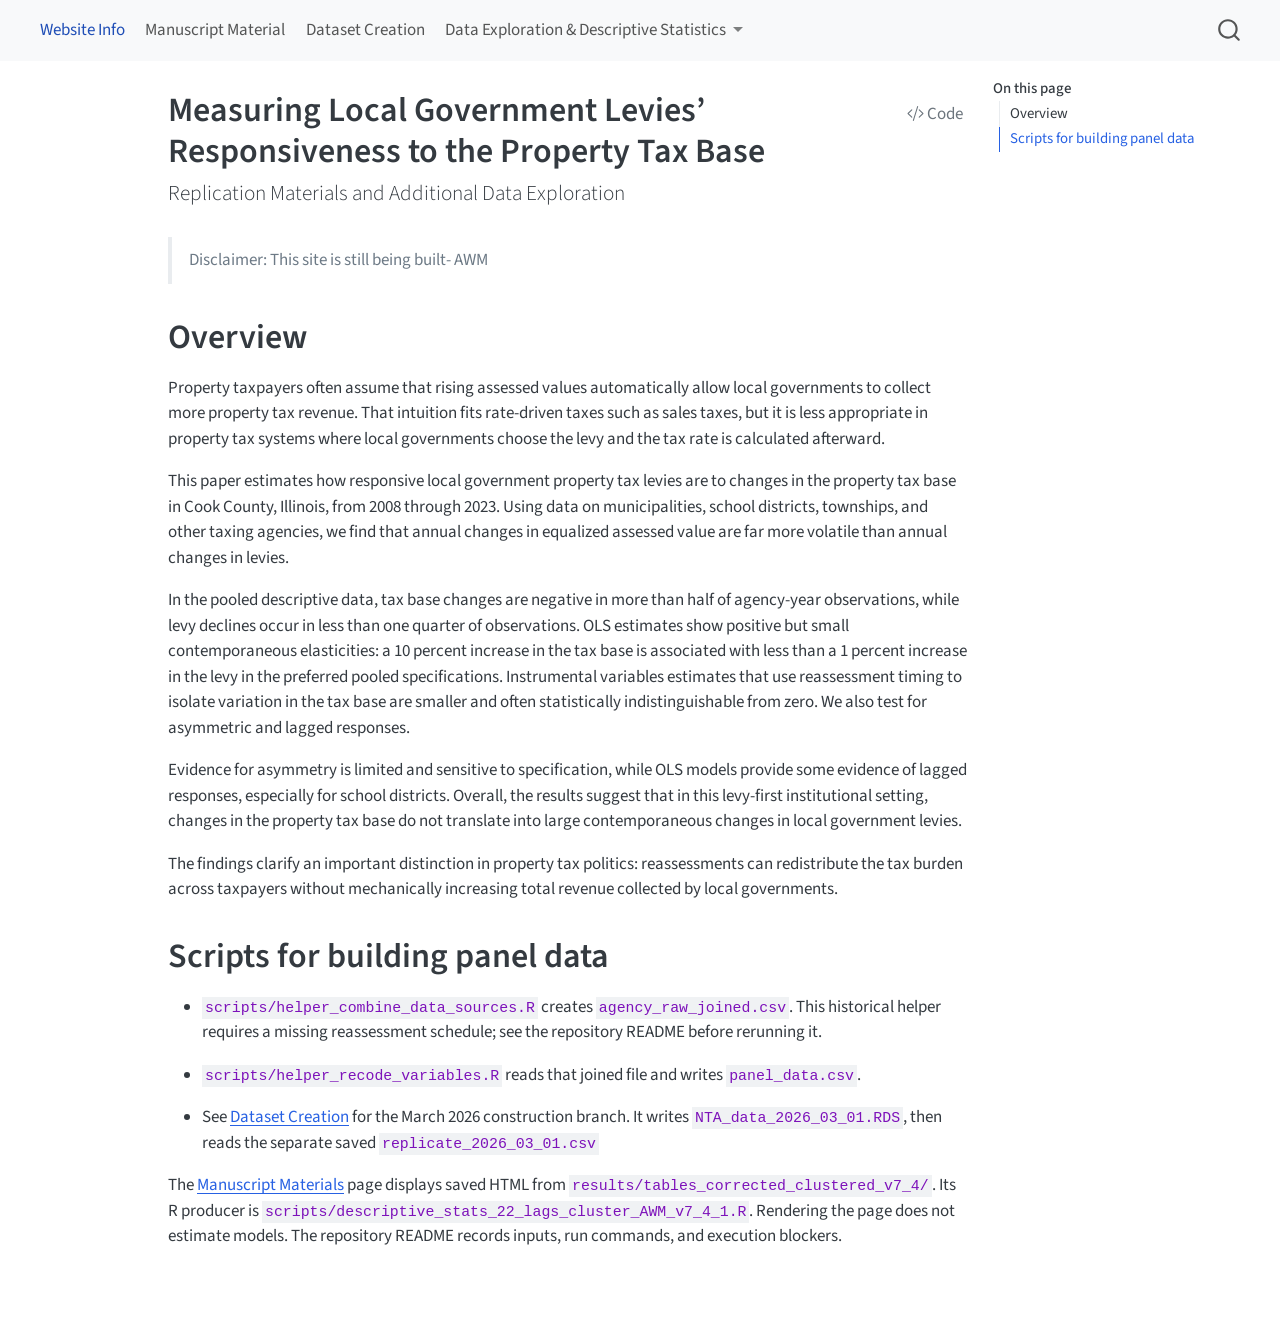
<file: index.html>
<!DOCTYPE html>
<html xmlns="http://www.w3.org/1999/xhtml" lang="en" xml:lang="en"><head>

<meta charset="utf-8">
<meta name="generator" content="quarto-1.9.38">

<meta name="viewport" content="width=device-width, initial-scale=1.0, user-scalable=yes">


<title>Measuring Local Government Levies’ Responsiveness to the Property Tax Base</title>
<style>
/* Default styles provided by pandoc.
** See https://pandoc.org/MANUAL.html#variables-for-html for config info.
*/
code{white-space: pre-wrap;}
span.smallcaps{font-variant: small-caps;}
div.columns{display: flex; gap: min(4vw, 1.5em);}
div.column{flex: auto; overflow-x: auto;}
div.hanging-indent{margin-left: 1.5em; text-indent: -1.5em;}
ul.task-list{list-style: none;}
ul.task-list li input[type="checkbox"] {
  width: 0.8em;
  margin: 0 0.8em 0.2em -1em; /* quarto-specific, see https://github.com/quarto-dev/quarto-cli/issues/4556 */ 
  vertical-align: middle;
}
/* CSS for syntax highlighting */
html { -webkit-text-size-adjust: 100%; }
pre > code.sourceCode { white-space: pre; position: relative; }
pre > code.sourceCode > span { display: inline-block; line-height: 1.25; }
pre > code.sourceCode > span:empty { height: 1.2em; }
.sourceCode { overflow: visible; }
code.sourceCode > span { color: inherit; text-decoration: inherit; }
div.sourceCode { margin: 1em 0; }
pre.sourceCode { margin: 0; }
@media screen {
div.sourceCode { overflow: auto; }
}
@media print {
pre > code.sourceCode { white-space: pre-wrap; }
pre > code.sourceCode > span { text-indent: -5em; padding-left: 5em; }
}
pre.numberSource code
  { counter-reset: source-line 0; }
pre.numberSource code > span
  { position: relative; left: -4em; counter-increment: source-line; }
pre.numberSource code > span > a:first-child::before
  { content: counter(source-line);
    position: relative; left: -1em; text-align: right; vertical-align: baseline;
    border: none; display: inline-block;
    -webkit-touch-callout: none; -webkit-user-select: none;
    -khtml-user-select: none; -moz-user-select: none;
    -ms-user-select: none; user-select: none;
    padding: 0 4px; width: 4em;
  }
pre.numberSource { margin-left: 3em;  padding-left: 4px; }
div.sourceCode
  {   }
@media screen {
pre > code.sourceCode > span > a:first-child::before { text-decoration: underline; }
}
</style>


<script src="site_libs/quarto-nav/quarto-nav.js"></script>
<script src="site_libs/quarto-nav/headroom.min.js"></script>
<script src="site_libs/clipboard/clipboard.min.js"></script>
<script src="site_libs/quarto-search/autocomplete.umd.js"></script>
<script src="site_libs/quarto-search/fuse.min.js"></script>
<script src="site_libs/quarto-search/quarto-search.js"></script>
<meta name="quarto:offset" content="./">
<script src="site_libs/quarto-html/quarto.js" type="module"></script>
<script src="site_libs/quarto-html/tabsets/tabsets.js" type="module"></script>
<script src="site_libs/quarto-html/popper.min.js"></script>
<script src="site_libs/quarto-html/tippy.umd.min.js"></script>
<script src="site_libs/quarto-html/anchor.min.js"></script>
<link href="site_libs/quarto-html/tippy.css" rel="stylesheet">
<link href="site_libs/quarto-html/quarto-syntax-highlighting-15634bcf2e68342d4ad2dfa704d543f6.css" rel="stylesheet" id="quarto-text-highlighting-styles">
<script src="site_libs/bootstrap/bootstrap.min.js"></script>
<link href="site_libs/bootstrap/bootstrap-icons.css" rel="stylesheet">
<link href="site_libs/bootstrap/bootstrap-e9072c35d400738dd8f5400c9614cb45.min.css" rel="stylesheet" append-hash="true" id="quarto-bootstrap" data-mode="light">
<script id="quarto-search-options" type="application/json">{
  "location": "navbar",
  "copy-button": false,
  "collapse-after": 3,
  "panel-placement": "end",
  "type": "overlay",
  "limit": 50,
  "keyboard-shortcut": [
    "f",
    "/",
    "s"
  ],
  "show-item-context": false,
  "language": {
    "search-no-results-text": "No results",
    "search-matching-documents-text": "matching documents",
    "search-copy-link-title": "Copy link to search",
    "search-hide-matches-text": "Hide additional matches",
    "search-more-match-text": "more match in this document",
    "search-more-matches-text": "more matches in this document",
    "search-clear-button-title": "Clear",
    "search-text-placeholder": "",
    "search-detached-cancel-button-title": "Cancel",
    "search-submit-button-title": "Submit",
    "search-label": "Search"
  }
}</script>


</head>

<body class="nav-fixed quarto-light">

<div id="quarto-search-results"></div>
  <header id="quarto-header" class="headroom fixed-top">
    <nav class="navbar navbar-expand-lg " data-bs-theme="dark">
      <div class="navbar-container container-fluid">
            <div id="quarto-search" class="" title="Search"></div>
          <button class="navbar-toggler" type="button" data-bs-toggle="collapse" data-bs-target="#navbarCollapse" aria-controls="navbarCollapse" role="menu" aria-expanded="false" aria-label="Toggle navigation" onclick="if (window.quartoToggleHeadroom) { window.quartoToggleHeadroom(); }">
  <span class="navbar-toggler-icon"></span>
</button>
          <div class="collapse navbar-collapse" id="navbarCollapse">
            <ul class="navbar-nav navbar-nav-scroll me-auto">
  <li class="nav-item">
    <a class="nav-link active" href="./index.html" aria-current="page"> 
<span class="menu-text">Website Info</span></a>
  </li>  
  <li class="nav-item">
    <a class="nav-link" href="./levy_paper_tables_v7_4.html"> 
<span class="menu-text">Manuscript Material</span></a>
  </li>  
  <li class="nav-item">
    <a class="nav-link" href="./paper_replication_code_2026_03_01.html"> 
<span class="menu-text">Dataset Creation</span></a>
  </li>  
  <li class="nav-item dropdown ">
    <a class="nav-link dropdown-toggle" href="#" id="nav-menu-data-exploration--descriptive-statistics" role="link" data-bs-toggle="dropdown" aria-expanded="false">
 <span class="menu-text">Data Exploration &amp; Descriptive Statistics</span>
    </a>
    <ul class="dropdown-menu" aria-labelledby="nav-menu-data-exploration--descriptive-statistics">    
        <li>
    <a class="dropdown-item" href="./levy_descriptive_statistics.html">
 <span class="dropdown-text">Descriptive Statistics and Data Exploration</span></a>
  </li>  
        <li>
    <a class="dropdown-item" href="./nta_grouped_panel_descriptives.html">
 <span class="dropdown-text">NTA Descriptive Stats - Indexed Growth</span></a>
  </li>  
    </ul>
  </li>
</ul>
          </div> <!-- /navcollapse -->
            <div class="quarto-navbar-tools">
</div>
      </div> <!-- /container-fluid -->
    </nav>
</header>
<!-- content -->
<div id="quarto-content" class="quarto-container page-columns page-rows-contents page-layout-article page-navbar">
<!-- sidebar -->
<!-- margin-sidebar -->
    <div id="quarto-margin-sidebar" class="sidebar margin-sidebar">
        <nav id="TOC" role="doc-toc" class="toc-active">
    <h2 id="toc-title">On this page</h2>
   
  <ul class="collapse">
  <li><a href="#overview" id="toc-overview" class="nav-link active" data-scroll-target="#overview">Overview</a></li>
  <li><a href="#scripts-for-building-panel-data" id="toc-scripts-for-building-panel-data" class="nav-link" data-scroll-target="#scripts-for-building-panel-data">Scripts for building panel data</a></li>
  </ul>
</nav>
    </div>
<!-- main -->
<main class="content" id="quarto-document-content">

<header id="title-block-header" class="quarto-title-block default">
<div class="quarto-title">
<div class="quarto-title-block"><div><h1 class="title">Measuring Local Government Levies’ Responsiveness to the Property Tax Base</h1><button type="button" class="btn code-tools-button" id="quarto-code-tools-source"><i class="bi"></i> Code</button></div></div>
<p class="subtitle lead">Replication Materials and Additional Data Exploration</p>
</div>



<div class="quarto-title-meta">

    
  
    
  </div>
  


</header>


<blockquote class="blockquote">
<p>Disclaimer: This site is still being built- AWM</p>
</blockquote>
<section id="overview" class="level1">
<h1>Overview</h1>
<p>Property taxpayers often assume that rising assessed values automatically allow local governments to collect more property tax revenue. That intuition fits rate-driven taxes such as sales taxes, but it is less appropriate in property tax systems where local governments choose the levy and the tax rate is calculated afterward.</p>
<p>This paper estimates how responsive local government property tax levies are to changes in the property tax base in Cook County, Illinois, from 2008 through 2023. Using data on municipalities, school districts, townships, and other taxing agencies, we find that annual changes in equalized assessed value are far more volatile than annual changes in levies.</p>
<p>In the pooled descriptive data, tax base changes are negative in more than half of agency-year observations, while levy declines occur in less than one quarter of observations. OLS estimates show positive but small contemporaneous elasticities: a 10 percent increase in the tax base is associated with less than a 1 percent increase in the levy in the preferred pooled specifications. Instrumental variables estimates that use reassessment timing to isolate variation in the tax base are smaller and often statistically indistinguishable from zero. We also test for asymmetric and lagged responses.</p>
<p>Evidence for asymmetry is limited and sensitive to specification, while OLS models provide some evidence of lagged responses, especially for school districts. Overall, the results suggest that in this levy-first institutional setting, changes in the property tax base do not translate into large contemporaneous changes in local government levies.</p>
<p>The findings clarify an important distinction in property tax politics: reassessments can redistribute the tax burden across taxpayers without mechanically increasing total revenue collected by local governments.</p>
</section>
<section id="scripts-for-building-panel-data" class="level1">
<h1>Scripts for building panel data</h1>
<ul>
<li><p><code>scripts/helper_combine_data_sources.R</code> creates <code>agency_raw_joined.csv</code>. This historical helper requires a missing reassessment schedule; see the repository README before rerunning it.</p></li>
<li><p><code>scripts/helper_recode_variables.R</code> reads that joined file and writes <code>panel_data.csv</code>.</p></li>
<li><p>See <a href="./paper_replication_code_2026_03_01.html">Dataset Creation</a> for the March 2026 construction branch. It writes <code>NTA_data_2026_03_01.RDS</code>, then reads the separate saved <code>replicate_2026_03_01.csv</code></p></li>
</ul>
<p>The <a href="./levy_paper_tables_v7_4.html">Manuscript Materials</a> page displays saved HTML from <code>results/tables_corrected_clustered_v7_4/</code>. Its R producer is <code>scripts/descriptive_stats_22_lags_cluster_AWM_v7_4_1.R</code>. Rendering the page does not estimate models. The repository README records inputs, run commands, and execution blockers.</p>


<!-- -->

</section>

</main> <!-- /main -->
<script id="quarto-html-after-body" type="application/javascript">
  window.document.addEventListener("DOMContentLoaded", function (event) {
    const icon = "";
    const anchorJS = new window.AnchorJS();
    anchorJS.options = {
      placement: 'right',
      icon: icon
    };
    anchorJS.add('.anchored');
    const isCodeAnnotation = (el) => {
      for (const clz of el.classList) {
        if (clz.startsWith('code-annotation-')) {                     
          return true;
        }
      }
      return false;
    }
    const onCopySuccess = function(e) {
      // button target
      const button = e.trigger;
      // don't keep focus
      button.blur();
      // flash "checked"
      button.classList.add('code-copy-button-checked');
      var currentTitle = button.getAttribute("title");
      button.setAttribute("title", "Copied!");
      let tooltip;
      if (window.bootstrap) {
        button.setAttribute("data-bs-toggle", "tooltip");
        button.setAttribute("data-bs-placement", "left");
        button.setAttribute("data-bs-title", "Copied!");
        tooltip = new bootstrap.Tooltip(button, 
          { trigger: "manual", 
            customClass: "code-copy-button-tooltip",
            offset: [0, -8]});
        tooltip.show();    
      }
      setTimeout(function() {
        if (tooltip) {
          tooltip.hide();
          button.removeAttribute("data-bs-title");
          button.removeAttribute("data-bs-toggle");
          button.removeAttribute("data-bs-placement");
        }
        button.setAttribute("title", currentTitle);
        button.classList.remove('code-copy-button-checked');
      }, 1000);
      // clear code selection
      e.clearSelection();
    }
    const getTextToCopy = function(trigger) {
      const outerScaffold = trigger.parentElement.cloneNode(true);
      const codeEl = outerScaffold.querySelector('code');
      for (const childEl of codeEl.children) {
        if (isCodeAnnotation(childEl)) {
          childEl.remove();
        }
      }
      return codeEl.innerText;
    }
    const clipboard = new window.ClipboardJS('.code-copy-button:not([data-in-quarto-modal])', {
      text: getTextToCopy
    });
    clipboard.on('success', onCopySuccess);
    if (window.document.getElementById('quarto-embedded-source-code-modal')) {
      const clipboardModal = new window.ClipboardJS('.code-copy-button[data-in-quarto-modal]', {
        text: getTextToCopy,
        container: window.document.getElementById('quarto-embedded-source-code-modal')
      });
      clipboardModal.on('success', onCopySuccess);
    }
    const viewSource = window.document.getElementById('quarto-view-source') ||
                       window.document.getElementById('quarto-code-tools-source');
    if (viewSource) {
      const sourceUrl = viewSource.getAttribute("data-quarto-source-url");
      viewSource.addEventListener("click", function(e) {
        if (sourceUrl) {
          // rstudio viewer pane
          if (/\bcapabilities=\b/.test(window.location)) {
            window.open(sourceUrl);
          } else {
            window.location.href = sourceUrl;
          }
        } else {
          const modal = new bootstrap.Modal(document.getElementById('quarto-embedded-source-code-modal'));
          modal.show();
        }
        return false;
      });
    }
    function toggleCodeHandler(show) {
      return function(e) {
        const detailsSrc = window.document.querySelectorAll(".cell > details > .sourceCode");
        for (let i=0; i<detailsSrc.length; i++) {
          const details = detailsSrc[i].parentElement;
          if (show) {
            details.open = true;
          } else {
            details.removeAttribute("open");
          }
        }
        const cellCodeDivs = window.document.querySelectorAll(".cell > .sourceCode");
        const fromCls = show ? "hidden" : "unhidden";
        const toCls = show ? "unhidden" : "hidden";
        for (let i=0; i<cellCodeDivs.length; i++) {
          const codeDiv = cellCodeDivs[i];
          if (codeDiv.classList.contains(fromCls)) {
            codeDiv.classList.remove(fromCls);
            codeDiv.classList.add(toCls);
          } 
        }
        return false;
      }
    }
    const hideAllCode = window.document.getElementById("quarto-hide-all-code");
    if (hideAllCode) {
      hideAllCode.addEventListener("click", toggleCodeHandler(false));
    }
    const showAllCode = window.document.getElementById("quarto-show-all-code");
    if (showAllCode) {
      showAllCode.addEventListener("click", toggleCodeHandler(true));
    }
      var localhostRegex = new RegExp(/^(?:http|https):\/\/localhost\:?[0-9]*\//);
      var mailtoRegex = new RegExp(/^mailto:/);
        var filterRegex = new RegExp("https:\/\/AleaWM\.github\.io\/Levy_Elasticity\/");
      var isInternal = (href) => {
          return filterRegex.test(href) || localhostRegex.test(href) || mailtoRegex.test(href);
      }
      // Inspect non-navigation links and adorn them if external
     var links = window.document.querySelectorAll('a[href]:not(.nav-link):not(.navbar-brand):not(.toc-action):not(.sidebar-link):not(.sidebar-item-toggle):not(.pagination-link):not(.no-external):not([aria-hidden]):not(.dropdown-item):not(.quarto-navigation-tool):not(.about-link)');
      for (var i=0; i<links.length; i++) {
        const link = links[i];
        if (!isInternal(link.href)) {
          // undo the damage that might have been done by quarto-nav.js in the case of
          // links that we want to consider external
          if (link.dataset.originalHref !== undefined) {
            link.href = link.dataset.originalHref;
          }
        }
      }
    function tippyHover(el, contentFn, onTriggerFn, onUntriggerFn) {
      const config = {
        allowHTML: true,
        maxWidth: 500,
        delay: 100,
        arrow: false,
        appendTo: function(el) {
            return el.parentElement;
        },
        interactive: true,
        interactiveBorder: 10,
        theme: 'quarto',
        placement: 'bottom-start',
      };
      if (contentFn) {
        config.content = contentFn;
      }
      if (onTriggerFn) {
        config.onTrigger = onTriggerFn;
      }
      if (onUntriggerFn) {
        config.onUntrigger = onUntriggerFn;
      }
      window.tippy(el, config); 
    }
    const noterefs = window.document.querySelectorAll('a[role="doc-noteref"]');
    for (var i=0; i<noterefs.length; i++) {
      const ref = noterefs[i];
      tippyHover(ref, function() {
        // use id or data attribute instead here
        let href = ref.getAttribute('data-footnote-href') || ref.getAttribute('href');
        try { href = new URL(href).hash; } catch {}
        const id = href.replace(/^#\/?/, "");
        const note = window.document.getElementById(id);
        if (note) {
          return note.innerHTML;
        } else {
          return "";
        }
      });
    }
    const xrefs = window.document.querySelectorAll('a.quarto-xref');
    const processXRef = (id, note) => {
      // Strip column container classes
      const stripColumnClz = (el) => {
        el.classList.remove("page-full", "page-columns");
        if (el.children) {
          for (const child of el.children) {
            stripColumnClz(child);
          }
        }
      }
      stripColumnClz(note)
      if (id === null || id.startsWith('sec-')) {
        // Special case sections, only their first couple elements
        const container = document.createElement("div");
        if (note.children && note.children.length > 2) {
          container.appendChild(note.children[0].cloneNode(true));
          for (let i = 1; i < note.children.length; i++) {
            const child = note.children[i];
            if (child.tagName === "P" && child.innerText === "") {
              continue;
            } else {
              container.appendChild(child.cloneNode(true));
              break;
            }
          }
          if (window.Quarto?.typesetMath) {
            window.Quarto.typesetMath(container);
          }
          return container.innerHTML
        } else {
          if (window.Quarto?.typesetMath) {
            window.Quarto.typesetMath(note);
          }
          return note.innerHTML;
        }
      } else {
        // Remove any anchor links if they are present
        const anchorLink = note.querySelector('a.anchorjs-link');
        if (anchorLink) {
          anchorLink.remove();
        }
        if (window.Quarto?.typesetMath) {
          window.Quarto.typesetMath(note);
        }
        if (note.classList.contains("callout")) {
          return note.outerHTML;
        } else {
          return note.innerHTML;
        }
      }
    }
    for (var i=0; i<xrefs.length; i++) {
      const xref = xrefs[i];
      tippyHover(xref, undefined, function(instance) {
        instance.disable();
        let url = xref.getAttribute('href');
        let hash = undefined; 
        if (url.startsWith('#')) {
          hash = url;
        } else {
          try { hash = new URL(url).hash; } catch {}
        }
        if (hash) {
          const id = hash.replace(/^#\/?/, "");
          const note = window.document.getElementById(id);
          if (note !== null) {
            try {
              const html = processXRef(id, note.cloneNode(true));
              instance.setContent(html);
            } finally {
              instance.enable();
              instance.show();
            }
          } else {
            // See if we can fetch this
            fetch(url.split('#')[0])
            .then(res => res.text())
            .then(html => {
              const parser = new DOMParser();
              const htmlDoc = parser.parseFromString(html, "text/html");
              const note = htmlDoc.getElementById(id);
              if (note !== null) {
                const html = processXRef(id, note);
                instance.setContent(html);
              } 
            }).finally(() => {
              instance.enable();
              instance.show();
            });
          }
        } else {
          // See if we can fetch a full url (with no hash to target)
          // This is a special case and we should probably do some content thinning / targeting
          fetch(url)
          .then(res => res.text())
          .then(html => {
            const parser = new DOMParser();
            const htmlDoc = parser.parseFromString(html, "text/html");
            const note = htmlDoc.querySelector('main.content');
            if (note !== null) {
              // This should only happen for chapter cross references
              // (since there is no id in the URL)
              // remove the first header
              if (note.children.length > 0 && note.children[0].tagName === "HEADER") {
                note.children[0].remove();
              }
              const html = processXRef(null, note);
              instance.setContent(html);
            } 
          }).finally(() => {
            instance.enable();
            instance.show();
          });
        }
      }, function(instance) {
      });
    }
        let selectedAnnoteEl;
        const selectorForAnnotation = ( cell, annotation) => {
          let cellAttr = 'data-code-cell="' + cell + '"';
          let lineAttr = 'data-code-annotation="' +  annotation + '"';
          const selector = 'span[' + cellAttr + '][' + lineAttr + ']';
          return selector;
        }
        const selectCodeLines = (annoteEl) => {
          const doc = window.document;
          const targetCell = annoteEl.getAttribute("data-target-cell");
          const targetAnnotation = annoteEl.getAttribute("data-target-annotation");
          const annoteSpan = window.document.querySelector(selectorForAnnotation(targetCell, targetAnnotation));
          const lines = annoteSpan.getAttribute("data-code-lines").split(",");
          const lineIds = lines.map((line) => {
            return targetCell + "-" + line;
          })
          let top = null;
          let height = null;
          let parent = null;
          if (lineIds.length > 0) {
              //compute the position of the single el (top and bottom and make a div)
              const el = window.document.getElementById(lineIds[0]);
              top = el.offsetTop;
              height = el.offsetHeight;
              parent = el.parentElement.parentElement;
            if (lineIds.length > 1) {
              const lastEl = window.document.getElementById(lineIds[lineIds.length - 1]);
              const bottom = lastEl.offsetTop + lastEl.offsetHeight;
              height = bottom - top;
            }
            if (top !== null && height !== null && parent !== null) {
              // cook up a div (if necessary) and position it 
              let div = window.document.getElementById("code-annotation-line-highlight");
              if (div === null) {
                div = window.document.createElement("div");
                div.setAttribute("id", "code-annotation-line-highlight");
                div.style.position = 'absolute';
                parent.appendChild(div);
              }
              div.style.top = top - 2 + "px";
              div.style.height = height + 4 + "px";
              div.style.left = 0;
              let gutterDiv = window.document.getElementById("code-annotation-line-highlight-gutter");
              if (gutterDiv === null) {
                gutterDiv = window.document.createElement("div");
                gutterDiv.setAttribute("id", "code-annotation-line-highlight-gutter");
                gutterDiv.style.position = 'absolute';
                const codeCell = window.document.getElementById(targetCell);
                const gutter = codeCell.querySelector('.code-annotation-gutter');
                gutter.appendChild(gutterDiv);
              }
              gutterDiv.style.top = top - 2 + "px";
              gutterDiv.style.height = height + 4 + "px";
            }
            selectedAnnoteEl = annoteEl;
          }
        };
        const unselectCodeLines = () => {
          const elementsIds = ["code-annotation-line-highlight", "code-annotation-line-highlight-gutter"];
          elementsIds.forEach((elId) => {
            const div = window.document.getElementById(elId);
            if (div) {
              div.remove();
            }
          });
          selectedAnnoteEl = undefined;
        };
          // Handle positioning of the toggle
      window.addEventListener(
        "resize",
        throttle(() => {
          elRect = undefined;
          if (selectedAnnoteEl) {
            selectCodeLines(selectedAnnoteEl);
          }
        }, 10)
      );
      function throttle(fn, ms) {
      let throttle = false;
      let timer;
        return (...args) => {
          if(!throttle) { // first call gets through
              fn.apply(this, args);
              throttle = true;
          } else { // all the others get throttled
              if(timer) clearTimeout(timer); // cancel #2
              timer = setTimeout(() => {
                fn.apply(this, args);
                timer = throttle = false;
              }, ms);
          }
        };
      }
        // Attach click handler to the DT
        const annoteDls = window.document.querySelectorAll('dt[data-target-cell]');
        for (const annoteDlNode of annoteDls) {
          annoteDlNode.addEventListener('click', (event) => {
            const clickedEl = event.target;
            if (clickedEl !== selectedAnnoteEl) {
              unselectCodeLines();
              const activeEl = window.document.querySelector('dt[data-target-cell].code-annotation-active');
              if (activeEl) {
                activeEl.classList.remove('code-annotation-active');
              }
              selectCodeLines(clickedEl);
              clickedEl.classList.add('code-annotation-active');
            } else {
              // Unselect the line
              unselectCodeLines();
              clickedEl.classList.remove('code-annotation-active');
            }
          });
        }
    const findCites = (el) => {
      const parentEl = el.parentElement;
      if (parentEl) {
        const cites = parentEl.dataset.cites;
        if (cites) {
          return {
            el,
            cites: cites.split(' ')
          };
        } else {
          return findCites(el.parentElement)
        }
      } else {
        return undefined;
      }
    };
    var bibliorefs = window.document.querySelectorAll('a[role="doc-biblioref"]');
    for (var i=0; i<bibliorefs.length; i++) {
      const ref = bibliorefs[i];
      const citeInfo = findCites(ref);
      if (citeInfo) {
        tippyHover(citeInfo.el, function() {
          var popup = window.document.createElement('div');
          citeInfo.cites.forEach(function(cite) {
            var citeDiv = window.document.createElement('div');
            citeDiv.classList.add('hanging-indent');
            citeDiv.classList.add('csl-entry');
            var biblioDiv = window.document.getElementById('ref-' + cite);
            if (biblioDiv) {
              citeDiv.innerHTML = biblioDiv.innerHTML;
            }
            popup.appendChild(citeDiv);
          });
          return popup.innerHTML;
        });
      }
    }
  });
  </script><div class="modal fade" id="quarto-embedded-source-code-modal" tabindex="-1" aria-labelledby="quarto-embedded-source-code-modal-label" aria-hidden="true"><div class="modal-dialog modal-dialog-scrollable"><div class="modal-content"><div class="modal-header"><h5 class="modal-title" id="quarto-embedded-source-code-modal-label">Source Code</h5><button class="btn-close" data-bs-dismiss="modal"></button></div><div class="modal-body"><div class="">
<div class="code-copy-outer-scaffold"><div class="sourceCode" id="cb1" data-shortcodes="false"><pre class="sourceCode markdown code-with-copy"><code class="sourceCode markdown"><span id="cb1-1"><a href="#cb1-1" aria-hidden="true" tabindex="-1"></a><span class="co">---</span></span>
<span id="cb1-2"><a href="#cb1-2" aria-hidden="true" tabindex="-1"></a><span class="an">title:</span><span class="co"> "Measuring Local Government Levies’ Responsiveness to the Property Tax Base"</span></span>
<span id="cb1-3"><a href="#cb1-3" aria-hidden="true" tabindex="-1"></a><span class="an">subtitle:</span><span class="co"> "Replication Materials and Additional Data Exploration"</span></span>
<span id="cb1-4"><a href="#cb1-4" aria-hidden="true" tabindex="-1"></a><span class="an">format:</span></span>
<span id="cb1-5"><a href="#cb1-5" aria-hidden="true" tabindex="-1"></a><span class="co">  html:</span></span>
<span id="cb1-6"><a href="#cb1-6" aria-hidden="true" tabindex="-1"></a><span class="co">    toc: true</span></span>
<span id="cb1-7"><a href="#cb1-7" aria-hidden="true" tabindex="-1"></a><span class="co">    toc-depth: 2</span></span>
<span id="cb1-8"><a href="#cb1-8" aria-hidden="true" tabindex="-1"></a><span class="co">    number-sections: false</span></span>
<span id="cb1-9"><a href="#cb1-9" aria-hidden="true" tabindex="-1"></a><span class="co">---</span></span>
<span id="cb1-10"><a href="#cb1-10" aria-hidden="true" tabindex="-1"></a></span>
<span id="cb1-11"><a href="#cb1-11" aria-hidden="true" tabindex="-1"></a><span class="at">&gt; Disclaimer: This site is still being built- AWM</span></span>
<span id="cb1-12"><a href="#cb1-12" aria-hidden="true" tabindex="-1"></a></span>
<span id="cb1-13"><a href="#cb1-13" aria-hidden="true" tabindex="-1"></a><span class="fu"># Overview</span></span>
<span id="cb1-14"><a href="#cb1-14" aria-hidden="true" tabindex="-1"></a></span>
<span id="cb1-15"><a href="#cb1-15" aria-hidden="true" tabindex="-1"></a>Property taxpayers often assume that rising assessed values automatically allow local governments to collect more property tax revenue. That intuition fits rate-driven taxes such as sales taxes, but it is less appropriate in property tax systems where local governments choose the levy and the tax rate is calculated afterward. </span>
<span id="cb1-16"><a href="#cb1-16" aria-hidden="true" tabindex="-1"></a></span>
<span id="cb1-17"><a href="#cb1-17" aria-hidden="true" tabindex="-1"></a>This paper estimates how responsive local government property tax levies are to changes in the property tax base in Cook County, Illinois, from 2008 through 2023. Using data on municipalities, school districts, townships, and other taxing agencies, we find that annual changes in equalized assessed value are far more volatile than annual changes in levies. </span>
<span id="cb1-18"><a href="#cb1-18" aria-hidden="true" tabindex="-1"></a></span>
<span id="cb1-19"><a href="#cb1-19" aria-hidden="true" tabindex="-1"></a>In the pooled descriptive data, tax base changes are negative in more than half of agency-year observations, while levy declines occur in less than one quarter of observations. OLS estimates show positive but small contemporaneous elasticities: a 10 percent increase in the tax base is associated with less than a 1 percent increase in the levy in the preferred pooled specifications. Instrumental variables estimates that use reassessment timing to isolate variation in the tax base are smaller and often statistically indistinguishable from zero. We also test for asymmetric and lagged responses. </span>
<span id="cb1-20"><a href="#cb1-20" aria-hidden="true" tabindex="-1"></a></span>
<span id="cb1-21"><a href="#cb1-21" aria-hidden="true" tabindex="-1"></a>Evidence for asymmetry is limited and sensitive to specification, while OLS models provide some evidence of lagged responses, especially for school districts. Overall, the results suggest that in this levy-first institutional setting, changes in the property tax base do not translate into large contemporaneous changes in local government levies. </span>
<span id="cb1-22"><a href="#cb1-22" aria-hidden="true" tabindex="-1"></a></span>
<span id="cb1-23"><a href="#cb1-23" aria-hidden="true" tabindex="-1"></a>The findings clarify an important distinction in property tax politics: reassessments can redistribute the tax burden across taxpayers without mechanically increasing total revenue collected by local governments.</span>
<span id="cb1-24"><a href="#cb1-24" aria-hidden="true" tabindex="-1"></a></span>
<span id="cb1-25"><a href="#cb1-25" aria-hidden="true" tabindex="-1"></a><span class="fu"># Scripts for building panel data</span></span>
<span id="cb1-26"><a href="#cb1-26" aria-hidden="true" tabindex="-1"></a></span>
<span id="cb1-27"><a href="#cb1-27" aria-hidden="true" tabindex="-1"></a><span class="ss">- </span><span class="in">`scripts/helper_combine_data_sources.R`</span> creates <span class="in">`agency_raw_joined.csv`</span>. This historical helper requires a missing reassessment schedule; see the repository README before rerunning it.</span>
<span id="cb1-28"><a href="#cb1-28" aria-hidden="true" tabindex="-1"></a></span>
<span id="cb1-29"><a href="#cb1-29" aria-hidden="true" tabindex="-1"></a><span class="ss">- </span><span class="in">`scripts/helper_recode_variables.R`</span> reads that joined file and writes <span class="in">`panel_data.csv`</span>.</span>
<span id="cb1-30"><a href="#cb1-30" aria-hidden="true" tabindex="-1"></a></span>
<span id="cb1-31"><a href="#cb1-31" aria-hidden="true" tabindex="-1"></a><span class="ss">- </span>See <span class="co">[</span><span class="ot">Dataset Creation</span><span class="co">](paper_replication_code_2026_03_01.qmd)</span> for the March 2026 construction branch. It writes <span class="in">`NTA_data_2026_03_01.RDS`</span>, then reads the separate saved <span class="in">`replicate_2026_03_01.csv`</span></span>
<span id="cb1-32"><a href="#cb1-32" aria-hidden="true" tabindex="-1"></a></span>
<span id="cb1-33"><a href="#cb1-33" aria-hidden="true" tabindex="-1"></a>The <span class="co">[</span><span class="ot">Manuscript Materials</span><span class="co">](levy_paper_tables_v7_4.qmd)</span> page displays saved HTML from <span class="in">`results/tables_corrected_clustered_v7_4/`</span>. Its R producer is <span class="in">`scripts/descriptive_stats_22_lags_cluster_AWM_v7_4_1.R`</span>. Rendering the page does not estimate models. The repository README records inputs, run commands, and execution blockers.</span></code></pre></div><button title="Copy to Clipboard" class="code-copy-button" data-in-quarto-modal=""><i class="bi"></i></button></div>
</div></div></div></div></div>
</div> <!-- /content -->




</body></html>
</file>
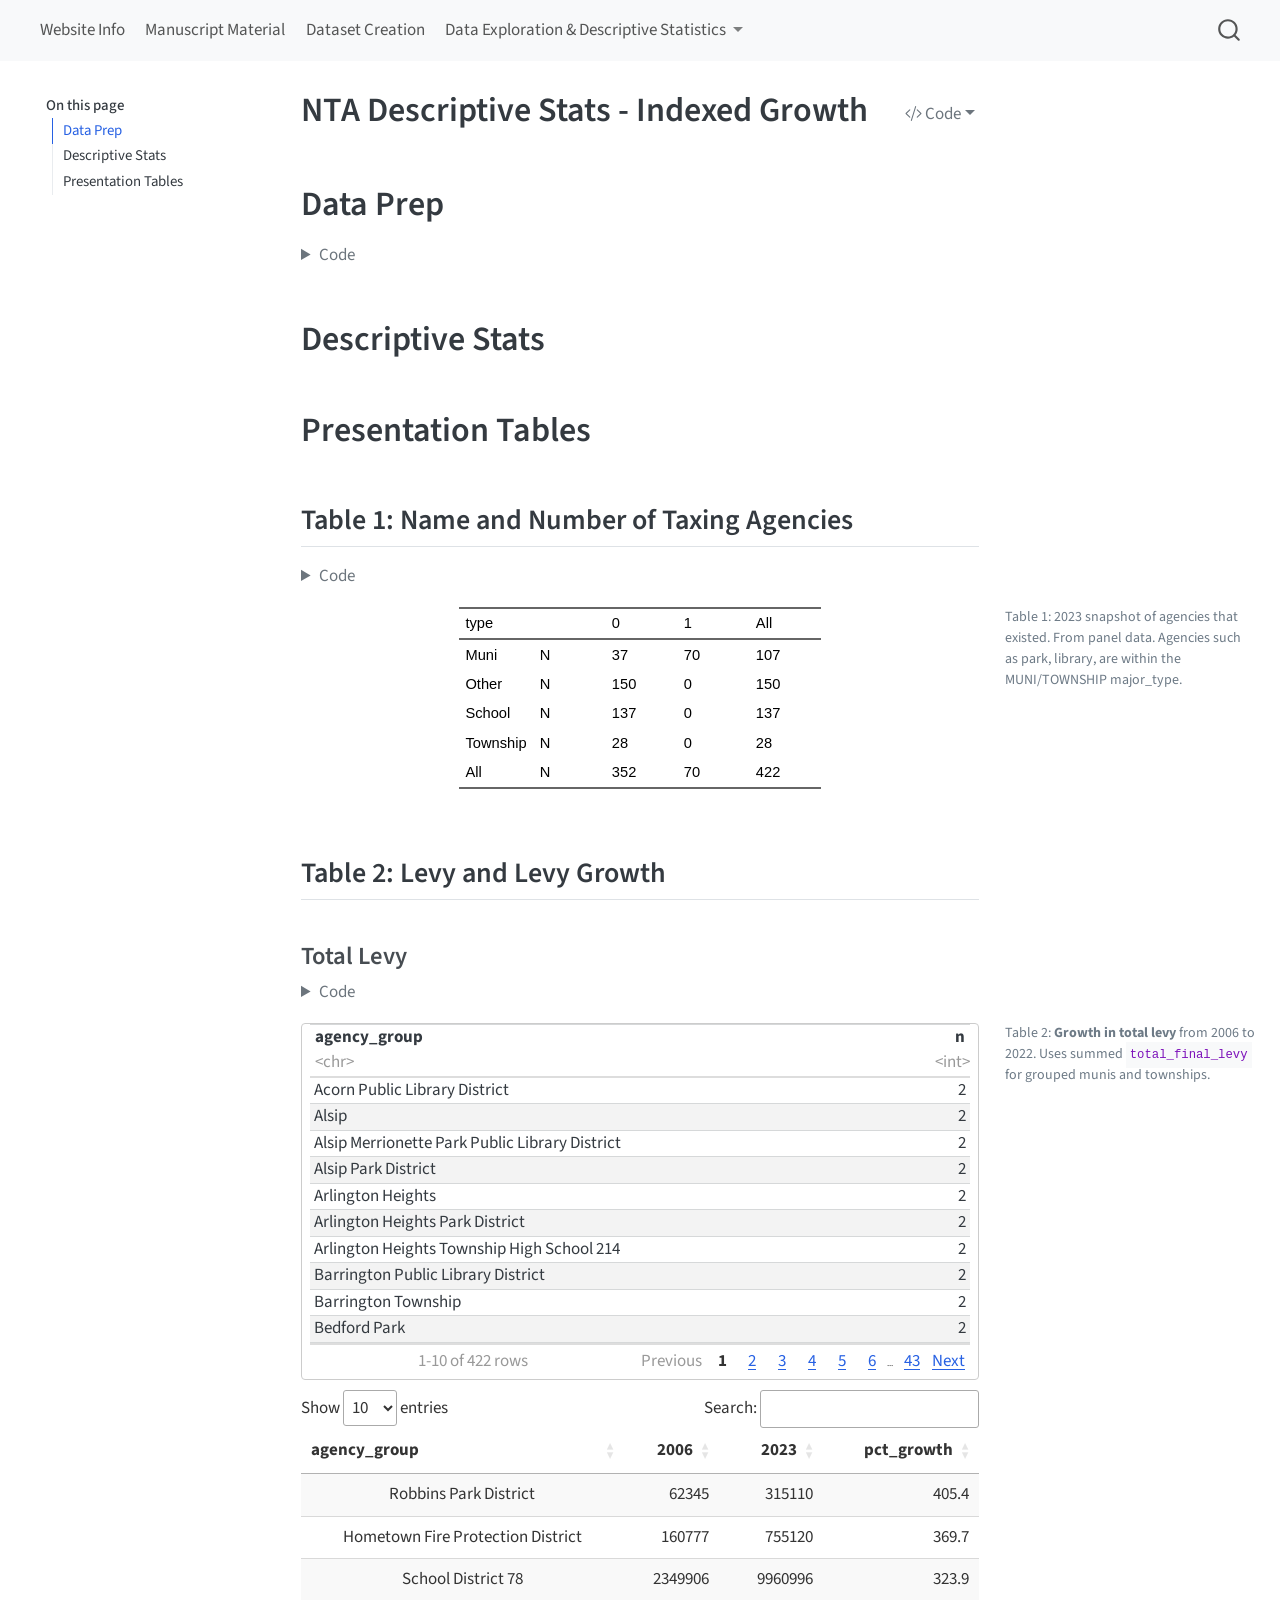
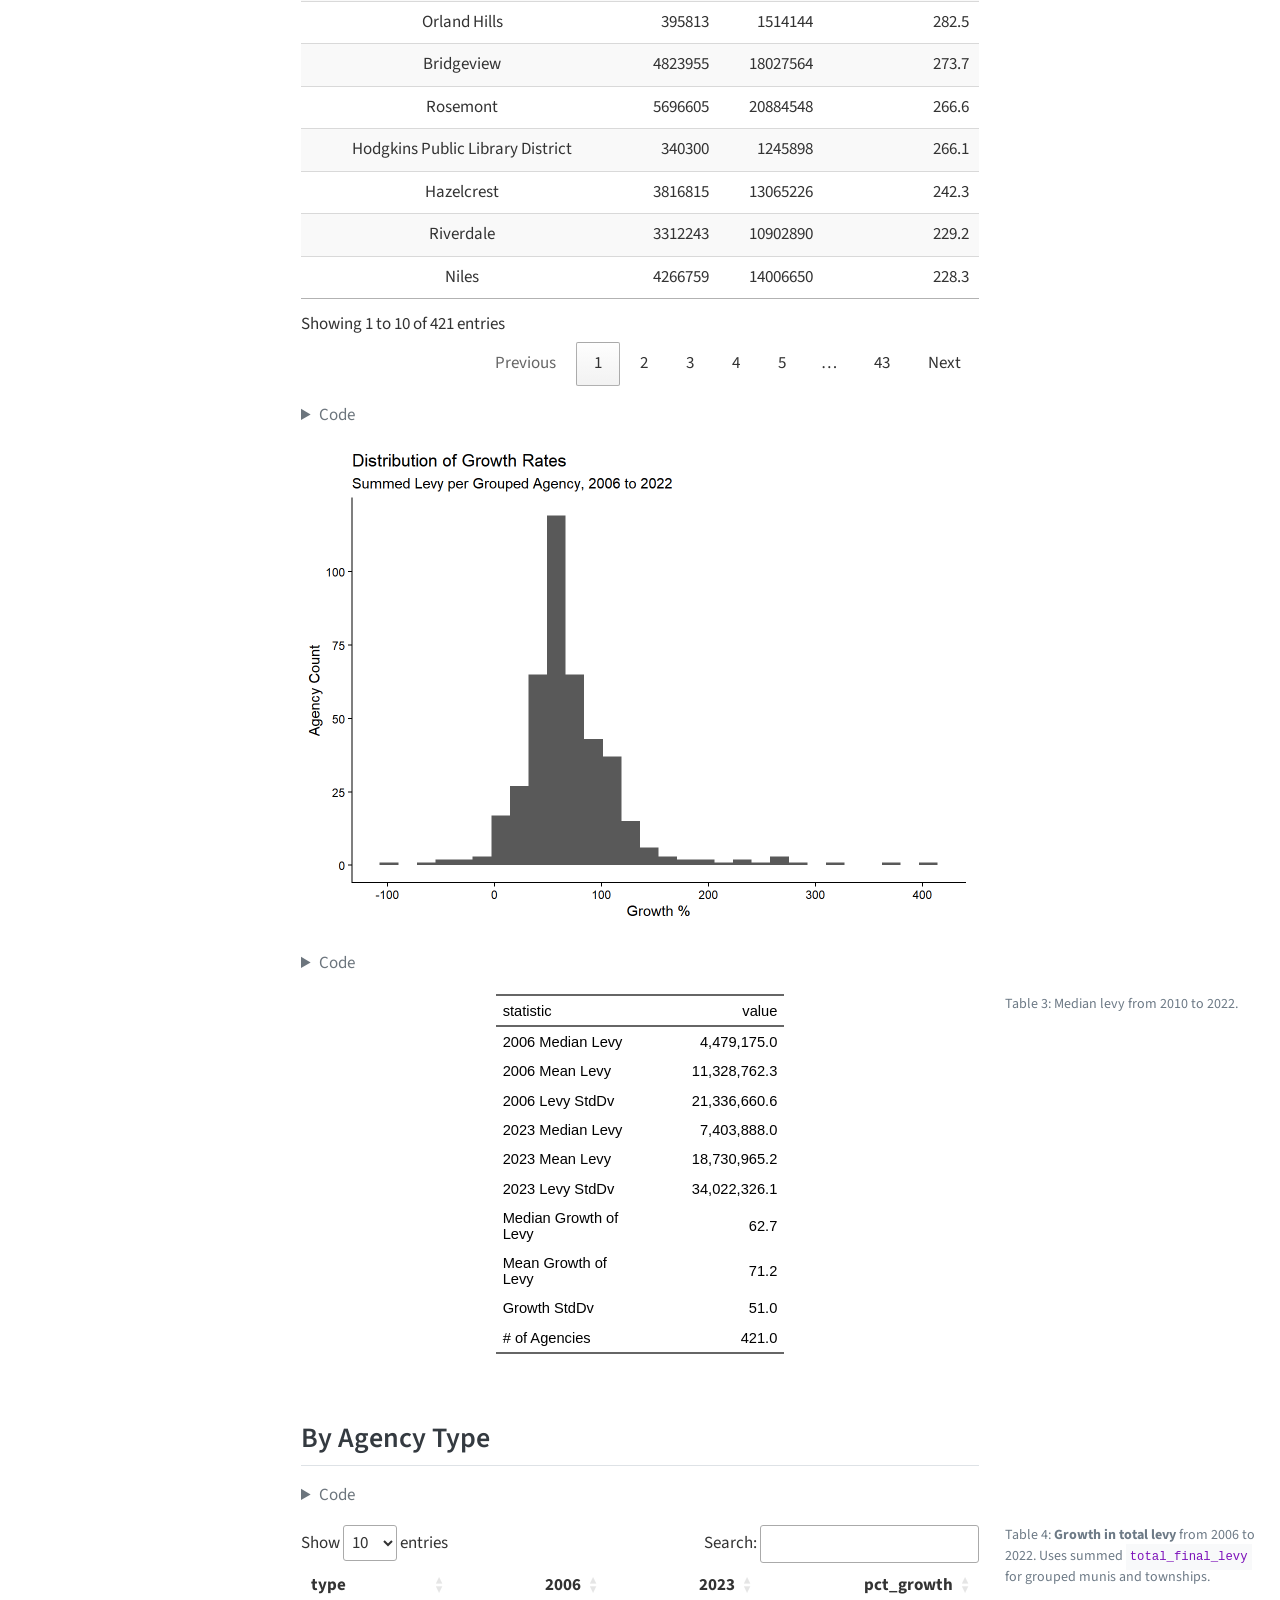
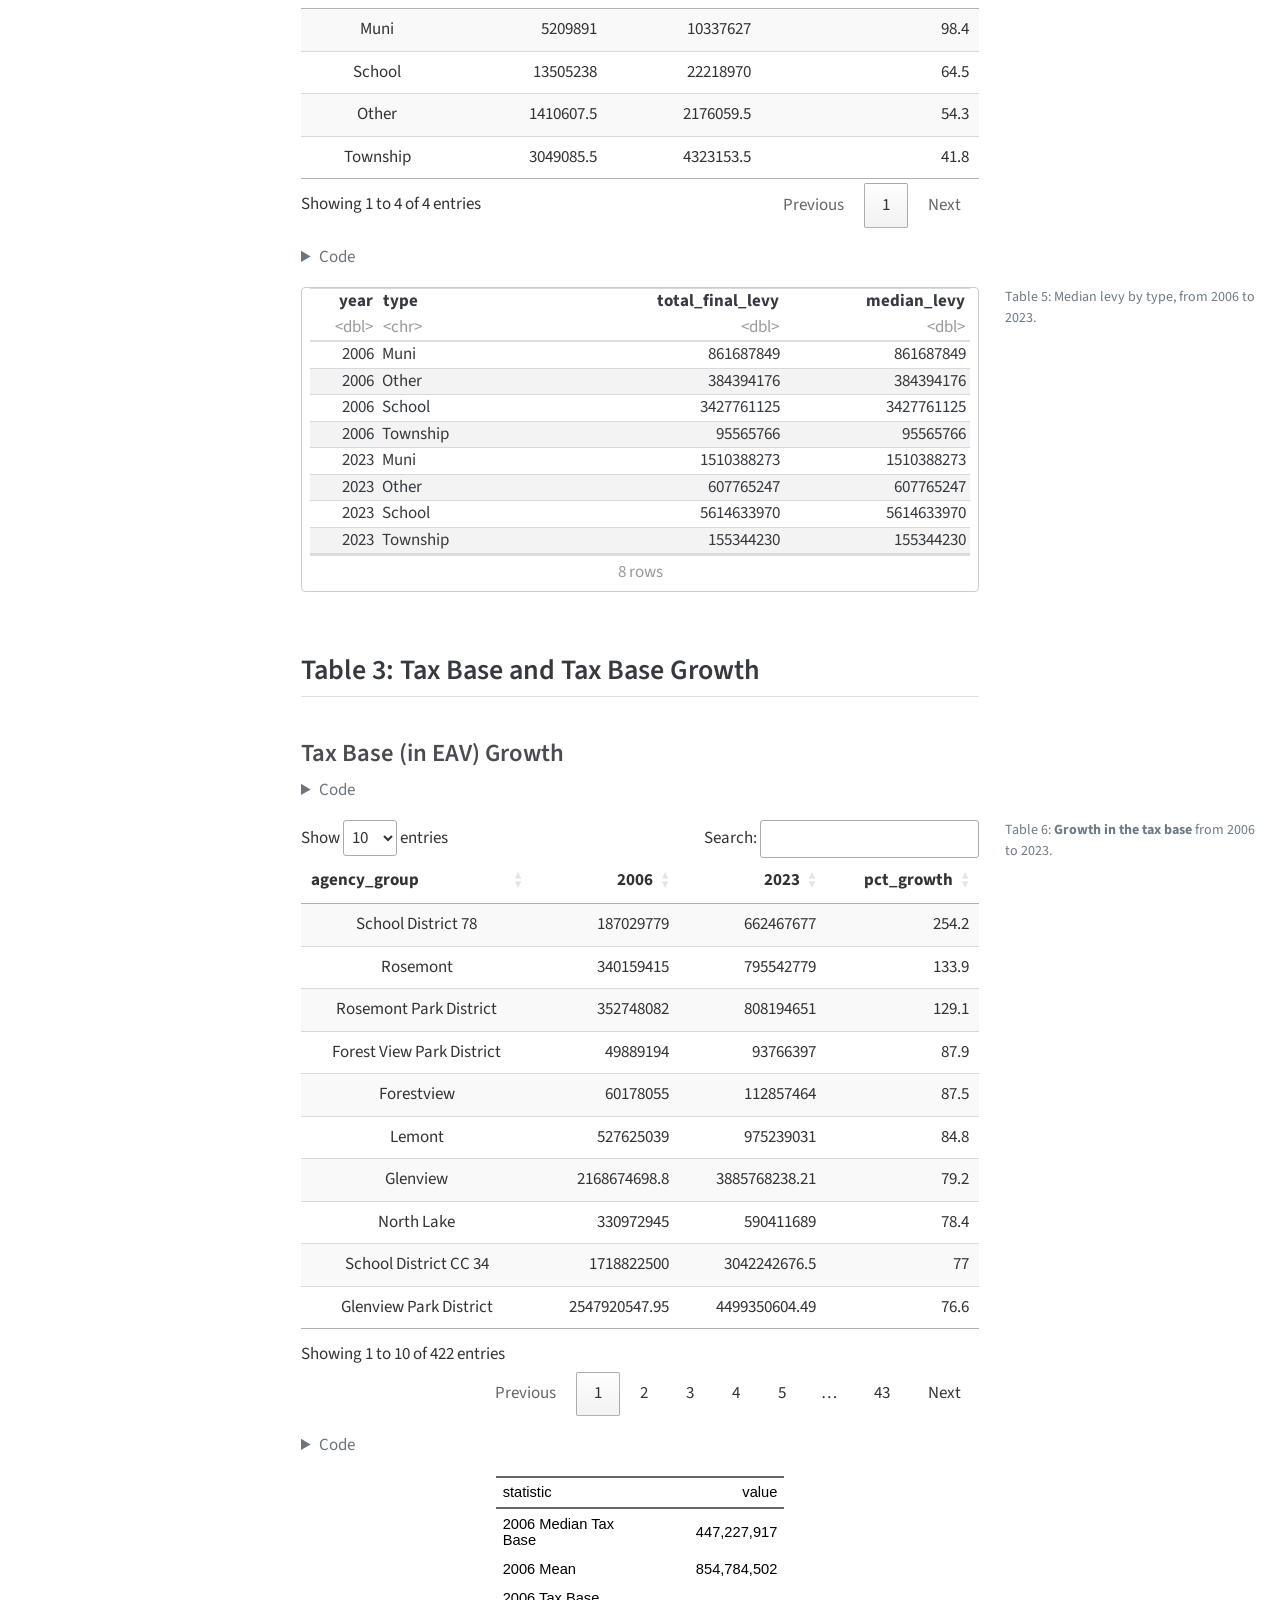
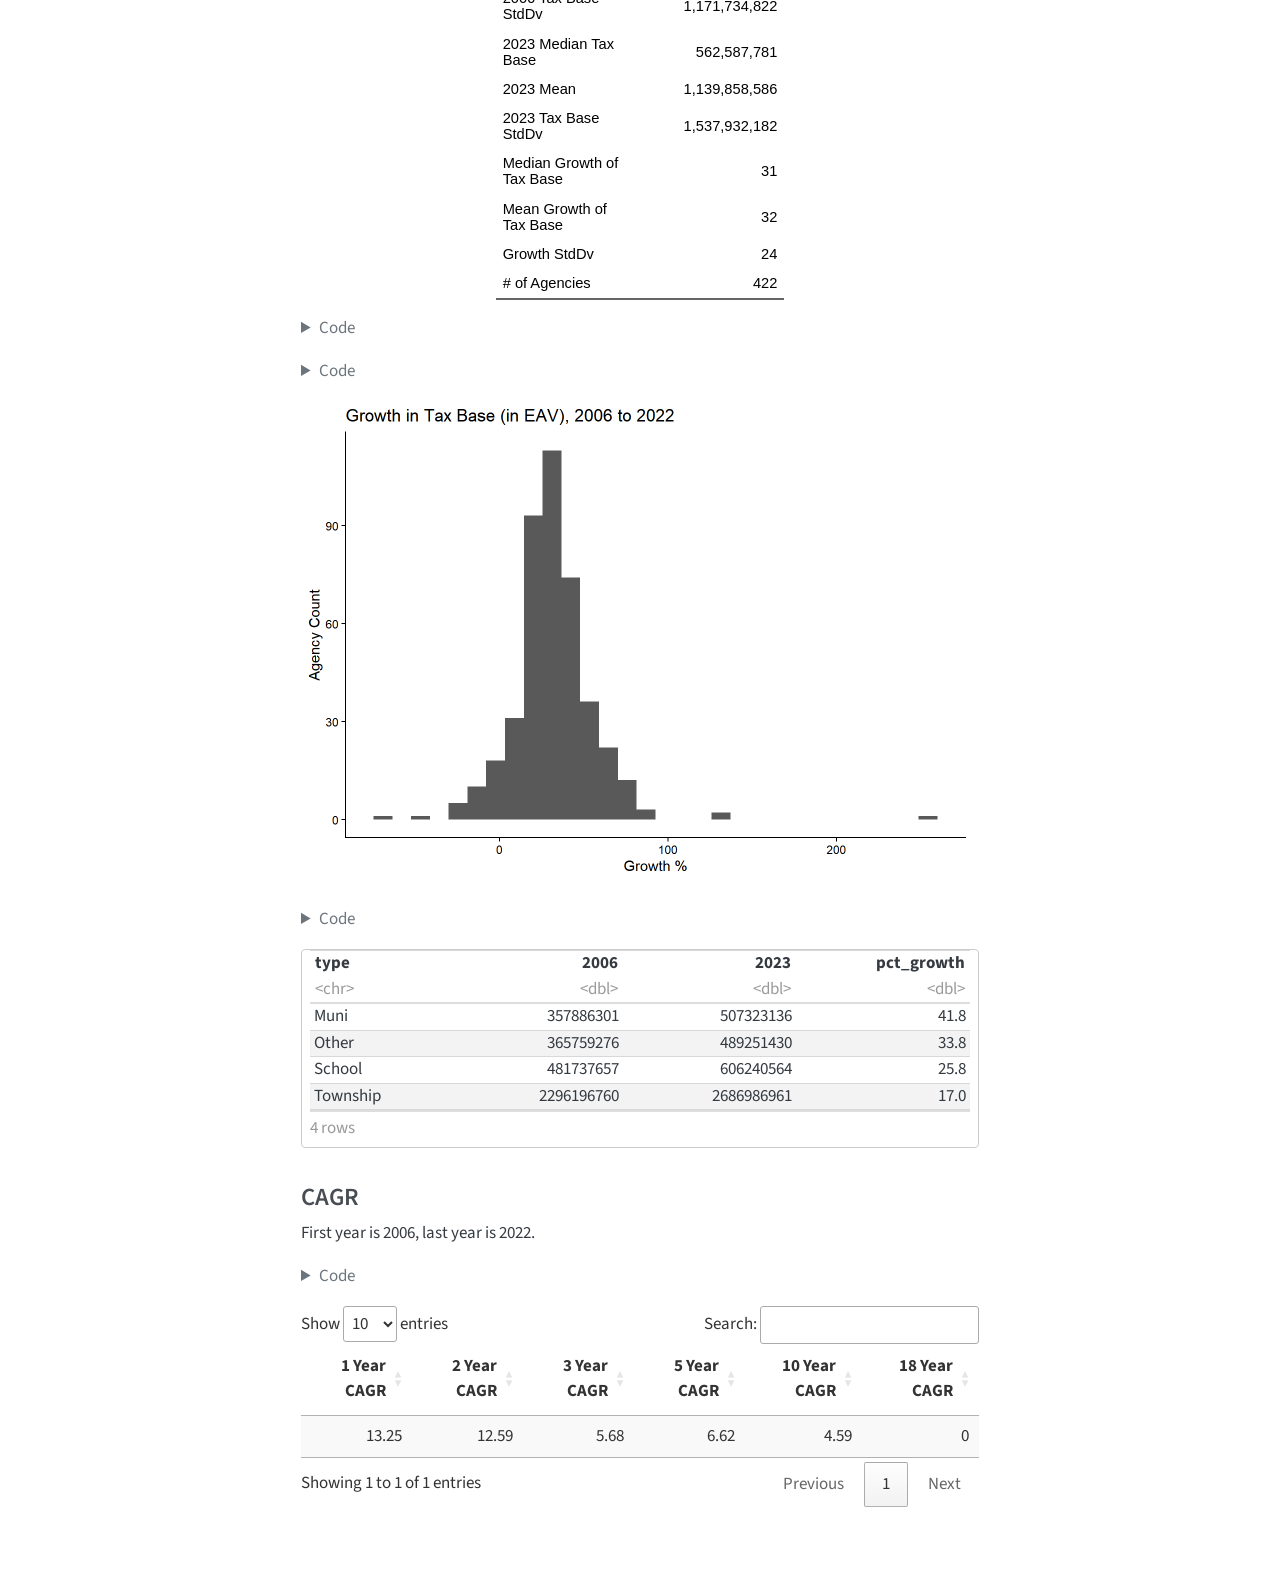
<file: nta_grouped_panel_descriptives.html>
<!DOCTYPE html>
<html xmlns="http://www.w3.org/1999/xhtml" lang="en" xml:lang="en"><head>

<meta charset="utf-8">
<meta name="generator" content="quarto-1.9.38">

<meta name="viewport" content="width=device-width, initial-scale=1.0, user-scalable=yes">


<title>NTA Descriptive Stats - Indexed Growth</title>
<style>
/* Default styles provided by pandoc.
** See https://pandoc.org/MANUAL.html#variables-for-html for config info.
*/
code{white-space: pre-wrap;}
span.smallcaps{font-variant: small-caps;}
div.columns{display: flex; gap: min(4vw, 1.5em);}
div.column{flex: auto; overflow-x: auto;}
div.hanging-indent{margin-left: 1.5em; text-indent: -1.5em;}
ul.task-list{list-style: none;}
ul.task-list li input[type="checkbox"] {
  width: 0.8em;
  margin: 0 0.8em 0.2em -1em; /* quarto-specific, see https://github.com/quarto-dev/quarto-cli/issues/4556 */ 
  vertical-align: middle;
}
/* CSS for syntax highlighting */
html { -webkit-text-size-adjust: 100%; }
pre > code.sourceCode { white-space: pre; position: relative; }
pre > code.sourceCode > span { display: inline-block; line-height: 1.25; }
pre > code.sourceCode > span:empty { height: 1.2em; }
.sourceCode { overflow: visible; }
code.sourceCode > span { color: inherit; text-decoration: inherit; }
div.sourceCode { margin: 1em 0; }
pre.sourceCode { margin: 0; }
@media screen {
div.sourceCode { overflow: auto; }
}
@media print {
pre > code.sourceCode { white-space: pre-wrap; }
pre > code.sourceCode > span { text-indent: -5em; padding-left: 5em; }
}
pre.numberSource code
  { counter-reset: source-line 0; }
pre.numberSource code > span
  { position: relative; left: -4em; counter-increment: source-line; }
pre.numberSource code > span > a:first-child::before
  { content: counter(source-line);
    position: relative; left: -1em; text-align: right; vertical-align: baseline;
    border: none; display: inline-block;
    -webkit-touch-callout: none; -webkit-user-select: none;
    -khtml-user-select: none; -moz-user-select: none;
    -ms-user-select: none; user-select: none;
    padding: 0 4px; width: 4em;
  }
pre.numberSource { margin-left: 3em;  padding-left: 4px; }
div.sourceCode
  {   }
@media screen {
pre > code.sourceCode > span > a:first-child::before { text-decoration: underline; }
}
</style>


<script src="site_libs/quarto-nav/quarto-nav.js"></script>
<script src="site_libs/quarto-nav/headroom.min.js"></script>
<script src="site_libs/clipboard/clipboard.min.js"></script>
<script src="site_libs/quarto-search/autocomplete.umd.js"></script>
<script src="site_libs/quarto-search/fuse.min.js"></script>
<script src="site_libs/quarto-search/quarto-search.js"></script>
<meta name="quarto:offset" content="./">
<script src="site_libs/quarto-html/quarto.js" type="module"></script>
<script src="site_libs/quarto-html/tabsets/tabsets.js" type="module"></script>
<script src="site_libs/quarto-html/popper.min.js"></script>
<script src="site_libs/quarto-html/tippy.umd.min.js"></script>
<script src="site_libs/quarto-html/anchor.min.js"></script>
<link href="site_libs/quarto-html/tippy.css" rel="stylesheet">
<link href="site_libs/quarto-html/quarto-syntax-highlighting-15634bcf2e68342d4ad2dfa704d543f6.css" rel="stylesheet" id="quarto-text-highlighting-styles">
<script src="site_libs/bootstrap/bootstrap.min.js"></script>
<link href="site_libs/bootstrap/bootstrap-icons.css" rel="stylesheet">
<link href="site_libs/bootstrap/bootstrap-e9072c35d400738dd8f5400c9614cb45.min.css" rel="stylesheet" append-hash="true" id="quarto-bootstrap" data-mode="light">
<script id="quarto-search-options" type="application/json">{
  "location": "navbar",
  "copy-button": false,
  "collapse-after": 3,
  "panel-placement": "end",
  "type": "overlay",
  "limit": 50,
  "keyboard-shortcut": [
    "f",
    "/",
    "s"
  ],
  "show-item-context": false,
  "language": {
    "search-no-results-text": "No results",
    "search-matching-documents-text": "matching documents",
    "search-copy-link-title": "Copy link to search",
    "search-hide-matches-text": "Hide additional matches",
    "search-more-match-text": "more match in this document",
    "search-more-matches-text": "more matches in this document",
    "search-clear-button-title": "Clear",
    "search-text-placeholder": "",
    "search-detached-cancel-button-title": "Cancel",
    "search-submit-button-title": "Submit",
    "search-label": "Search"
  }
}</script>
<link href="site_libs/tabwid-1.1.3/tabwid.css" rel="stylesheet">

<script src="site_libs/tabwid-1.1.3/tabwid.js"></script>

<link href="site_libs/htmltools-fill-0.5.8.1/fill.css" rel="stylesheet">

<script src="site_libs/htmlwidgets-1.6.4/htmlwidgets.js"></script>

<link href="site_libs/datatables-css-0.0.0/datatables-crosstalk.css" rel="stylesheet">

<script src="site_libs/datatables-binding-0.33/datatables.js"></script>

<script src="site_libs/jquery-3.6.0/jquery-3.6.0.min.js"></script>

<link href="site_libs/dt-core-1.13.6/css/jquery.dataTables.min.css" rel="stylesheet">

<link href="site_libs/dt-core-1.13.6/css/jquery.dataTables.extra.css" rel="stylesheet">

<script src="site_libs/dt-core-1.13.6/js/jquery.dataTables.min.js"></script>

<link href="site_libs/crosstalk-1.2.1/css/crosstalk.min.css" rel="stylesheet">

<script src="site_libs/crosstalk-1.2.1/js/crosstalk.min.js"></script>

<link href="site_libs/pagedtable-1.1/css/pagedtable.css" rel="stylesheet">

<script src="site_libs/pagedtable-1.1/js/pagedtable.js"></script>



</head>

<body class="floating nav-fixed slimcontent quarto-light">

<div id="quarto-search-results"></div>
  <header id="quarto-header" class="headroom fixed-top">
    <nav class="navbar navbar-expand-lg " data-bs-theme="dark">
      <div class="navbar-container container-fluid">
            <div id="quarto-search" class="" title="Search"></div>
          <button class="navbar-toggler" type="button" data-bs-toggle="collapse" data-bs-target="#navbarCollapse" aria-controls="navbarCollapse" role="menu" aria-expanded="false" aria-label="Toggle navigation" onclick="if (window.quartoToggleHeadroom) { window.quartoToggleHeadroom(); }">
  <span class="navbar-toggler-icon"></span>
</button>
          <div class="collapse navbar-collapse" id="navbarCollapse">
            <ul class="navbar-nav navbar-nav-scroll me-auto">
  <li class="nav-item">
    <a class="nav-link" href="./index.html"> 
<span class="menu-text">Website Info</span></a>
  </li>  
  <li class="nav-item">
    <a class="nav-link" href="./levy_paper_tables_v7_4.html"> 
<span class="menu-text">Manuscript Material</span></a>
  </li>  
  <li class="nav-item">
    <a class="nav-link" href="./paper_replication_code_2026_03_01.html"> 
<span class="menu-text">Dataset Creation</span></a>
  </li>  
  <li class="nav-item dropdown ">
    <a class="nav-link dropdown-toggle" href="#" id="nav-menu-data-exploration--descriptive-statistics" role="link" data-bs-toggle="dropdown" aria-expanded="false">
 <span class="menu-text">Data Exploration &amp; Descriptive Statistics</span>
    </a>
    <ul class="dropdown-menu" aria-labelledby="nav-menu-data-exploration--descriptive-statistics">    
        <li>
    <a class="dropdown-item" href="./levy_descriptive_statistics.html">
 <span class="dropdown-text">Descriptive Statistics and Data Exploration</span></a>
  </li>  
        <li>
    <a class="dropdown-item" href="./nta_grouped_panel_descriptives.html">
 <span class="dropdown-text">NTA Descriptive Stats - Indexed Growth</span></a>
  </li>  
    </ul>
  </li>
</ul>
          </div> <!-- /navcollapse -->
            <div class="quarto-navbar-tools">
</div>
      </div> <!-- /container-fluid -->
    </nav>
</header>
<!-- content -->
<div id="quarto-content" class="quarto-container page-columns page-rows-contents page-layout-article page-navbar">
<!-- sidebar -->
  <nav id="quarto-sidebar" class="sidebar collapse collapse-horizontal quarto-sidebar-collapse-item sidebar-navigation floating overflow-auto">
    <nav id="TOC" role="doc-toc" class="toc-active">
    <h2 id="toc-title">On this page</h2>
   
  <ul class="collapse">
  <li><a href="#data-prep" id="toc-data-prep" class="nav-link active" data-scroll-target="#data-prep">Data Prep</a></li>
  <li><a href="#descriptive-stats" id="toc-descriptive-stats" class="nav-link" data-scroll-target="#descriptive-stats">Descriptive Stats</a></li>
  <li><a href="#presentation-tables" id="toc-presentation-tables" class="nav-link" data-scroll-target="#presentation-tables">Presentation Tables</a>
  <ul class="collapse">
  <li><a href="#table-1-name-and-number-of-taxing-agencies" id="toc-table-1-name-and-number-of-taxing-agencies" class="nav-link" data-scroll-target="#table-1-name-and-number-of-taxing-agencies">Table 1: Name and Number of Taxing Agencies</a></li>
  <li><a href="#table-2-levy-and-levy-growth" id="toc-table-2-levy-and-levy-growth" class="nav-link" data-scroll-target="#table-2-levy-and-levy-growth">Table 2: Levy and Levy Growth</a></li>
  <li><a href="#by-agency-type" id="toc-by-agency-type" class="nav-link" data-scroll-target="#by-agency-type">By Agency Type</a></li>
  <li><a href="#table-3-tax-base-and-tax-base-growth" id="toc-table-3-tax-base-and-tax-base-growth" class="nav-link" data-scroll-target="#table-3-tax-base-and-tax-base-growth">Table 3: Tax Base and Tax Base Growth</a></li>
  </ul></li>
  </ul>
</nav>
</nav>
<div id="quarto-sidebar-glass" class="quarto-sidebar-collapse-item" data-bs-toggle="collapse" data-bs-target=".quarto-sidebar-collapse-item"></div>
<!-- margin-sidebar -->
    <div id="quarto-margin-sidebar" class="sidebar margin-sidebar zindex-bottom">
    </div>
<!-- main -->
<main class="content page-columns page-full" id="quarto-document-content">

<header id="title-block-header" class="quarto-title-block default">
<div class="quarto-title">
<div class="quarto-title-block"><div><h1 class="title">NTA Descriptive Stats - Indexed Growth</h1><button type="button" class="btn code-tools-button dropdown-toggle" id="quarto-code-tools-menu" data-bs-toggle="dropdown" aria-expanded="false"><i class="bi"></i> Code</button><ul class="dropdown-menu dropdown-menu-end" aria-labelelledby="quarto-code-tools-menu"><li><a id="quarto-show-all-code" class="dropdown-item" href="javascript:void(0)" role="button">Show All Code</a></li><li><a id="quarto-hide-all-code" class="dropdown-item" href="javascript:void(0)" role="button">Hide All Code</a></li><li><hr class="dropdown-divider"></li><li><a id="quarto-view-source" class="dropdown-item" href="javascript:void(0)" role="button">View Source</a></li></ul></div></div>
</div>



<div class="quarto-title-meta">

    
  
    
  </div>
  


</header>


<section id="data-prep" class="level1">
<h1>Data Prep</h1>
<div class="cell">
<details class="code-fold">
<summary>Code</summary>
<div class="code-copy-outer-scaffold"><div class="sourceCode cell-code" id="cb1"><pre class="sourceCode r code-with-copy"><code class="sourceCode r"><span id="cb1-1"><a href="#cb1-1" aria-hidden="true" tabindex="-1"></a><span class="fu">library</span>(modelsummary)</span>
<span id="cb1-2"><a href="#cb1-2" aria-hidden="true" tabindex="-1"></a><span class="fu">library</span>(tidyverse)</span>
<span id="cb1-3"><a href="#cb1-3" aria-hidden="true" tabindex="-1"></a><span class="fu">library</span>(janitor)</span>
<span id="cb1-4"><a href="#cb1-4" aria-hidden="true" tabindex="-1"></a><span class="fu">library</span>(dplyr)</span>
<span id="cb1-5"><a href="#cb1-5" aria-hidden="true" tabindex="-1"></a><span class="fu">library</span>(fixest)</span>
<span id="cb1-6"><a href="#cb1-6" aria-hidden="true" tabindex="-1"></a><span class="fu">library</span>(sandwich)</span>
<span id="cb1-7"><a href="#cb1-7" aria-hidden="true" tabindex="-1"></a></span>
<span id="cb1-8"><a href="#cb1-8" aria-hidden="true" tabindex="-1"></a>df <span class="ot">&lt;-</span>  <span class="fu">read_csv</span>(<span class="st">"NTA_data_2024_11_06.csv"</span>)</span></code></pre></div><button title="Copy to Clipboard" class="code-copy-button"><i class="bi"></i></button></div>
</details>
</div>
</section>
<section id="descriptive-stats" class="level1">
<h1>Descriptive Stats</h1>
</section>
<section id="presentation-tables" class="level1 page-columns page-full">
<h1>Presentation Tables</h1>
<section id="table-1-name-and-number-of-taxing-agencies" class="level2 page-columns page-full">
<h2 class="anchored" data-anchor-id="table-1-name-and-number-of-taxing-agencies">Table 1: Name and Number of Taxing Agencies</h2>
<div class="cell page-columns page-full">
<details class="code-fold">
<summary>Code</summary>
<div class="code-copy-outer-scaffold"><div class="sourceCode cell-code" id="cb2"><pre class="sourceCode r code-with-copy"><code class="sourceCode r"><span id="cb2-1"><a href="#cb2-1" aria-hidden="true" tabindex="-1"></a><span class="fu">datasummary_crosstab</span>(type <span class="sc">~</span>home_rule_ind, <span class="at">statistic =</span> <span class="dv">1</span><span class="sc">~</span><span class="dv">1</span><span class="sc">+</span>N, </span>
<span id="cb2-2"><a href="#cb2-2" aria-hidden="true" tabindex="-1"></a>                     <span class="at">data =</span> df <span class="sc">%&gt;%</span> <span class="fu">filter</span>(year<span class="sc">==</span><span class="dv">2022</span>), <span class="at">output =</span> <span class="st">"flextable"</span>)</span></code></pre></div><button title="Copy to Clipboard" class="code-copy-button"><i class="bi"></i></button></div>
</details>
<div id="tbl-majortypeagencies-in2022-paneldata" class="cell quarto-float quarto-figure quarto-figure-center anchored page-columns page-full">
<figure class="quarto-float quarto-float-tbl figure page-columns page-full">
<div aria-describedby="tbl-majortypeagencies-in2022-paneldata-caption-0ceaefa1-69ba-4598-a22c-09a6ac19f8ca">
<div class="cell-output-display">
<div class="tabwid"><style>.cl-84823c0e{}.cl-8471afe2{font-family:'Arial';font-size:11pt;font-weight:normal;font-style:normal;text-decoration:none;color:rgba(0, 0, 0, 1.00);background-color:transparent;}.cl-8477ce68{margin:0;text-align:left;border-bottom: 0 solid rgba(0, 0, 0, 1.00);border-top: 0 solid rgba(0, 0, 0, 1.00);border-left: 0 solid rgba(0, 0, 0, 1.00);border-right: 0 solid rgba(0, 0, 0, 1.00);padding-bottom:5pt;padding-top:5pt;padding-left:5pt;padding-right:5pt;line-height: 1;background-color:transparent;}.cl-847806f8{width:0.75in;background-color:transparent;vertical-align: middle;border-bottom: 1.5pt solid rgba(102, 102, 102, 1.00);border-top: 1.5pt solid rgba(102, 102, 102, 1.00);border-left: 0 solid rgba(0, 0, 0, 1.00);border-right: 0 solid rgba(0, 0, 0, 1.00);margin-bottom:0;margin-top:0;margin-left:0;margin-right:0;}.cl-8478070c{width:0.75in;background-color:transparent;vertical-align: middle;border-bottom: 0 solid rgba(0, 0, 0, 1.00);border-top: 0 solid rgba(0, 0, 0, 1.00);border-left: 0 solid rgba(0, 0, 0, 1.00);border-right: 0 solid rgba(0, 0, 0, 1.00);margin-bottom:0;margin-top:0;margin-left:0;margin-right:0;}.cl-8478070d{width:0.75in;background-color:transparent;vertical-align: middle;border-bottom: 1.5pt solid rgba(102, 102, 102, 1.00);border-top: 0 solid rgba(0, 0, 0, 1.00);border-left: 0 solid rgba(0, 0, 0, 1.00);border-right: 0 solid rgba(0, 0, 0, 1.00);margin-bottom:0;margin-top:0;margin-left:0;margin-right:0;}</style><table data-quarto-disable-processing="true" class="cl-84823c0e"><thead><tr style="overflow-wrap:break-word;"><th class="cl-847806f8"><p class="cl-8477ce68"><span class="cl-8471afe2">type</span></p></th><th class="cl-847806f8"><p class="cl-8477ce68"><span class="cl-8471afe2"> </span></p></th><th class="cl-847806f8"><p class="cl-8477ce68"><span class="cl-8471afe2">0</span></p></th><th class="cl-847806f8"><p class="cl-8477ce68"><span class="cl-8471afe2">1</span></p></th><th class="cl-847806f8"><p class="cl-8477ce68"><span class="cl-8471afe2">All</span></p></th></tr></thead><tbody><tr style="overflow-wrap:break-word;"><td class="cl-8478070c"><p class="cl-8477ce68"><span class="cl-8471afe2">Muni</span></p></td><td class="cl-8478070c"><p class="cl-8477ce68"><span class="cl-8471afe2">N</span></p></td><td class="cl-8478070c"><p class="cl-8477ce68"><span class="cl-8471afe2">37</span></p></td><td class="cl-8478070c"><p class="cl-8477ce68"><span class="cl-8471afe2">70</span></p></td><td class="cl-8478070c"><p class="cl-8477ce68"><span class="cl-8471afe2">107</span></p></td></tr><tr style="overflow-wrap:break-word;"><td class="cl-8478070c"><p class="cl-8477ce68"><span class="cl-8471afe2">Other</span></p></td><td class="cl-8478070c"><p class="cl-8477ce68"><span class="cl-8471afe2">N</span></p></td><td class="cl-8478070c"><p class="cl-8477ce68"><span class="cl-8471afe2">150</span></p></td><td class="cl-8478070c"><p class="cl-8477ce68"><span class="cl-8471afe2">0</span></p></td><td class="cl-8478070c"><p class="cl-8477ce68"><span class="cl-8471afe2">150</span></p></td></tr><tr style="overflow-wrap:break-word;"><td class="cl-8478070c"><p class="cl-8477ce68"><span class="cl-8471afe2">School</span></p></td><td class="cl-8478070c"><p class="cl-8477ce68"><span class="cl-8471afe2">N</span></p></td><td class="cl-8478070c"><p class="cl-8477ce68"><span class="cl-8471afe2">137</span></p></td><td class="cl-8478070c"><p class="cl-8477ce68"><span class="cl-8471afe2">0</span></p></td><td class="cl-8478070c"><p class="cl-8477ce68"><span class="cl-8471afe2">137</span></p></td></tr><tr style="overflow-wrap:break-word;"><td class="cl-8478070c"><p class="cl-8477ce68"><span class="cl-8471afe2">Township</span></p></td><td class="cl-8478070c"><p class="cl-8477ce68"><span class="cl-8471afe2">N</span></p></td><td class="cl-8478070c"><p class="cl-8477ce68"><span class="cl-8471afe2">28</span></p></td><td class="cl-8478070c"><p class="cl-8477ce68"><span class="cl-8471afe2">0</span></p></td><td class="cl-8478070c"><p class="cl-8477ce68"><span class="cl-8471afe2">28</span></p></td></tr><tr style="overflow-wrap:break-word;"><td class="cl-8478070d"><p class="cl-8477ce68"><span class="cl-8471afe2">All</span></p></td><td class="cl-8478070d"><p class="cl-8477ce68"><span class="cl-8471afe2">N</span></p></td><td class="cl-8478070d"><p class="cl-8477ce68"><span class="cl-8471afe2">352</span></p></td><td class="cl-8478070d"><p class="cl-8477ce68"><span class="cl-8471afe2">70</span></p></td><td class="cl-8478070d"><p class="cl-8477ce68"><span class="cl-8471afe2">422</span></p></td></tr></tbody></table></div>
</div>
</div>
<figcaption class="quarto-float-caption-margin quarto-float-caption quarto-float-tbl margin-caption" id="tbl-majortypeagencies-in2022-paneldata-caption-0ceaefa1-69ba-4598-a22c-09a6ac19f8ca">
Table&nbsp;1: 2023 snapshot of agencies that existed. From panel data. Agencies such as park, library, are within the MUNI/TOWNSHIP major_type.
</figcaption>
</figure>
</div>
</div>
</section>
<section id="table-2-levy-and-levy-growth" class="level2 page-columns page-full">
<h2 class="anchored" data-anchor-id="table-2-levy-and-levy-growth">Table 2: Levy and Levy Growth</h2>
<section id="total-levy" class="level3 page-columns page-full">
<h3 class="anchored" data-anchor-id="total-levy">Total Levy</h3>
<div class="cell page-columns page-full">
<details class="code-fold">
<summary>Code</summary>
<div class="code-copy-outer-scaffold"><div class="sourceCode cell-code" id="cb3"><pre class="sourceCode r code-with-copy"><code class="sourceCode r"><span id="cb3-1"><a href="#cb3-1" aria-hidden="true" tabindex="-1"></a> df <span class="sc">%&gt;%</span> </span>
<span id="cb3-2"><a href="#cb3-2" aria-hidden="true" tabindex="-1"></a>  <span class="fu">filter</span>(year <span class="sc">==</span> <span class="dv">2006</span> <span class="sc">|</span> year <span class="sc">==</span> <span class="dv">2023</span> ) <span class="sc">%&gt;%</span> </span>
<span id="cb3-3"><a href="#cb3-3" aria-hidden="true" tabindex="-1"></a>  <span class="fu">filter</span>(<span class="sc">!</span><span class="fu">is.na</span>(total_final_levy)) <span class="sc">%&gt;%</span></span>
<span id="cb3-4"><a href="#cb3-4" aria-hidden="true" tabindex="-1"></a>  <span class="fu">group_by</span>(agency_group) <span class="sc">%&gt;%</span></span>
<span id="cb3-5"><a href="#cb3-5" aria-hidden="true" tabindex="-1"></a>  <span class="fu">summarize</span>(<span class="at">n =</span> <span class="fu">n</span>()) <span class="sc">%&gt;%</span> <span class="fu">arrange</span>(<span class="fu">desc</span>(n))</span>
<span id="cb3-6"><a href="#cb3-6" aria-hidden="true" tabindex="-1"></a>levy_table <span class="ot">&lt;-</span> df <span class="sc">%&gt;%</span> </span>
<span id="cb3-7"><a href="#cb3-7" aria-hidden="true" tabindex="-1"></a>  <span class="fu">filter</span>(year <span class="sc">==</span> <span class="dv">2006</span> <span class="sc">|</span> year <span class="sc">==</span> <span class="dv">2023</span> ) <span class="sc">%&gt;%</span> </span>
<span id="cb3-8"><a href="#cb3-8" aria-hidden="true" tabindex="-1"></a>  <span class="fu">filter</span>(<span class="sc">!</span><span class="fu">is.na</span>(total_final_levy)) <span class="sc">%&gt;%</span></span>
<span id="cb3-9"><a href="#cb3-9" aria-hidden="true" tabindex="-1"></a>  <span class="fu">select</span>(year, agency_group, total_final_levy) <span class="sc">%&gt;%</span> </span>
<span id="cb3-10"><a href="#cb3-10" aria-hidden="true" tabindex="-1"></a>  <span class="fu">pivot_wider</span>( <span class="at">id_cols =</span> <span class="st">"agency_group"</span>, <span class="at">names_from =</span> <span class="st">"year"</span>, </span>
<span id="cb3-11"><a href="#cb3-11" aria-hidden="true" tabindex="-1"></a>               <span class="at">values_from =</span> <span class="st">"total_final_levy"</span>) <span class="sc">%&gt;%</span> </span>
<span id="cb3-12"><a href="#cb3-12" aria-hidden="true" tabindex="-1"></a>  <span class="fu">mutate</span>(<span class="at">pct_growth =</span> (<span class="fu">round</span>((<span class="st">`</span><span class="at">2023</span><span class="st">`</span><span class="sc">-</span><span class="st">`</span><span class="at">2006</span><span class="st">`</span>)<span class="sc">/</span><span class="st">`</span><span class="at">2006</span><span class="st">`</span> <span class="sc">*</span> <span class="dv">100</span>, <span class="at">digits =</span> <span class="dv">1</span>) ) ) <span class="sc">%&gt;%</span></span>
<span id="cb3-13"><a href="#cb3-13" aria-hidden="true" tabindex="-1"></a>  <span class="fu">arrange</span>(<span class="fu">desc</span>(pct_growth)) <span class="sc">%&gt;%</span> </span>
<span id="cb3-14"><a href="#cb3-14" aria-hidden="true" tabindex="-1"></a>    <span class="fu">filter</span>(<span class="sc">!</span><span class="fu">is.na</span>(pct_growth))</span>
<span id="cb3-15"><a href="#cb3-15" aria-hidden="true" tabindex="-1"></a></span>
<span id="cb3-16"><a href="#cb3-16" aria-hidden="true" tabindex="-1"></a>levy_table <span class="sc">%&gt;%</span></span>
<span id="cb3-17"><a href="#cb3-17" aria-hidden="true" tabindex="-1"></a>  DT<span class="sc">::</span><span class="fu">datatable</span>(<span class="at">rownames =</span> <span class="cn">FALSE</span>)</span></code></pre></div><button title="Copy to Clipboard" class="code-copy-button"><i class="bi"></i></button></div>
</details>
<div id="tbl-extgrowth" class="cell quarto-float quarto-figure quarto-figure-center anchored page-columns page-full">
<figure class="quarto-float quarto-float-tbl figure page-columns page-full">
<div aria-describedby="tbl-extgrowth-caption-0ceaefa1-69ba-4598-a22c-09a6ac19f8ca">
<div class="cell-output-display">
<div data-pagedtable="false">
  <script data-pagedtable-source="" type="application/json">
{"columns":[{"label":["agency_group"],"name":[1],"type":["chr"],"align":["left"]},{"label":["n"],"name":[2],"type":["int"],"align":["right"]}],"data":[{"1":"Acorn Public Library District","2":"2"},{"1":"Alsip","2":"2"},{"1":"Alsip Merrionette Park Public Library District","2":"2"},{"1":"Alsip Park District","2":"2"},{"1":"Arlington Heights","2":"2"},{"1":"Arlington Heights Park District","2":"2"},{"1":"Arlington Heights Township High School 214","2":"2"},{"1":"Barrington Public Library District","2":"2"},{"1":"Barrington Township","2":"2"},{"1":"Bedford Park","2":"2"},{"1":"Bedford Park Park District","2":"2"},{"1":"Bedford Park Public Library District","2":"2"},{"1":"Bellwood","2":"2"},{"1":"Berkeley","2":"2"},{"1":"Berkeley Park District","2":"2"},{"1":"Berwyn","2":"2"},{"1":"Berwyn Cicero Stickney High School 201","2":"2"},{"1":"Berwyn Park District","2":"2"},{"1":"Berwyn Township","2":"2"},{"1":"Bloom Township","2":"2"},{"1":"Blue Island","2":"2"},{"1":"Blue Island Park District","2":"2"},{"1":"Bremen Township","2":"2"},{"1":"Bridgeview","2":"2"},{"1":"Bridgeview Park District","2":"2"},{"1":"Broadview","2":"2"},{"1":"Broadview Park District","2":"2"},{"1":"Broadview Public Library District","2":"2"},{"1":"Brookfield","2":"2"},{"1":"Burbank","2":"2"},{"1":"Burbank Park District","2":"2"},{"1":"Burnham","2":"2"},{"1":"Calumet City","2":"2"},{"1":"Calumet Memorial Park District","2":"2"},{"1":"Calumet Park","2":"2"},{"1":"Calumet Township","2":"2"},{"1":"Central Stickney Fire Protection District","2":"2"},{"1":"Central Stickney Park District","2":"2"},{"1":"Chicago Heights","2":"2"},{"1":"Chicago Heights Park District","2":"2"},{"1":"Chicago Ridge","2":"2"},{"1":"Chicago Ridge Park District","2":"2"},{"1":"Cicero","2":"2"},{"1":"Clyde Park District","2":"2"},{"1":"Community High School 212","2":"2"},{"1":"Community High School 217","2":"2"},{"1":"Community High School 218","2":"2"},{"1":"Community High School 219","2":"2"},{"1":"Community High School 220","2":"2"},{"1":"Community High School 228","2":"2"},{"1":"Community High School 229","2":"2"},{"1":"Community High School 231","2":"2"},{"1":"Community High School 234","2":"2"},{"1":"Community Park District Of Lagrange Park","2":"2"},{"1":"Consolidated High School 200","2":"2"},{"1":"Consolidated High School 230","2":"2"},{"1":"Country Club Hills","2":"2"},{"1":"Country Club Hills Park District","2":"2"},{"1":"Crestwood","2":"2"},{"1":"Crestwood Public Library District","2":"2"},{"1":"Des Plaines","2":"2"},{"1":"Des Plaines Park District","2":"2"},{"1":"Dixmoor","2":"2"},{"1":"Dixmoor Public Library District","2":"2"},{"1":"Dolton","2":"2"},{"1":"Dolton Park District","2":"2"},{"1":"Dolton Public Library District","2":"2"},{"1":"East Hazelcrest","2":"2"},{"1":"East Hazelcrest Public Library District","2":"2"},{"1":"Eisenhower Public Library District","2":"2"},{"1":"Elk Grove Park District","2":"2"},{"1":"Elk Grove Rural Fire Protection District","2":"2"},{"1":"Elk Grove Township","2":"2"},{"1":"Elk Grove Village","2":"2"},{"1":"Elmwood Park","2":"2"},{"1":"Evanston","2":"2"},{"1":"Evergreen Park","2":"2"},{"1":"Flossmoor","2":"2"},{"1":"Ford Heights","2":"2"},{"1":"Ford Heights Public Library District","2":"2"},{"1":"Forest Park","2":"2"},{"1":"Forest Park Park District","2":"2"},{"1":"Forest River Fire Protection District","2":"2"},{"1":"Forest View Fire Protection District","2":"2"},{"1":"Forest View Park District","2":"2"},{"1":"Forestview","2":"2"},{"1":"Franklin Park","2":"2"},{"1":"Franklin Park Public Library District","2":"2"},{"1":"Gail Borden Public Library District","2":"2"},{"1":"Garden Homes Fire Protection District","2":"2"},{"1":"Glenbrook Fire District","2":"2"},{"1":"Glencoe","2":"2"},{"1":"Glencoe Park District","2":"2"},{"1":"Glenview","2":"2"},{"1":"Glenview Park District","2":"2"},{"1":"Glenwood","2":"2"},{"1":"Glenwood Lynwood Public Library District","2":"2"},{"1":"Golf","2":"2"},{"1":"Golf Maine Park District","2":"2"},{"1":"Grande Prairie Public Library District","2":"2"},{"1":"Green Hills Public Library District","2":"2"},{"1":"Hanover Township","2":"2"},{"1":"Harvey","2":"2"},{"1":"Harvey Park District","2":"2"},{"1":"Harvey Public Library District","2":"2"},{"1":"Harwood Heights","2":"2"},{"1":"Hazelcrest","2":"2"},{"1":"Hazelcrest Park District","2":"2"},{"1":"Hickory Hills","2":"2"},{"1":"Hickory Hills Park District","2":"2"},{"1":"Hillside","2":"2"},{"1":"Hinsdale Township High School 86","2":"2"},{"1":"Hodgkins","2":"2"},{"1":"Hodgkins Park District","2":"2"},{"1":"Hodgkins Public Library District","2":"2"},{"1":"Hoffman Estates","2":"2"},{"1":"Hoffman Estates Fire Protection District 1","2":"2"},{"1":"Hoffman Estates Park District","2":"2"},{"1":"Holbrook Fire Protection District","2":"2"},{"1":"Hometown","2":"2"},{"1":"Hometown Fire Protection District","2":"2"},{"1":"Homewood","2":"2"},{"1":"Homewood Flossmoor Community High School 233","2":"2"},{"1":"Homewood Flossmoor Park District","2":"2"},{"1":"Homewood Public Library District","2":"2"},{"1":"Indian","2":"2"},{"1":"Inverness","2":"2"},{"1":"Inverness Park District","2":"2"},{"1":"Justice","2":"2"},{"1":"Justice Park District","2":"2"},{"1":"Justice Public Library District","2":"2"},{"1":"Kenilworth","2":"2"},{"1":"Kenilworth Park District","2":"2"},{"1":"Kenilworth Public Library District","2":"2"},{"1":"La Grange","2":"2"},{"1":"La Grange Park","2":"2"},{"1":"La Grange Park District","2":"2"},{"1":"La Grange Park Public Library District","2":"2"},{"1":"Lan Oak Park District","2":"2"},{"1":"Lansing","2":"2"},{"1":"Lemont","2":"2"},{"1":"Lemont Park District","2":"2"},{"1":"Lemont Public Library District","2":"2"},{"1":"Lemont Township","2":"2"},{"1":"Leyden Fire Protection District","2":"2"},{"1":"Leyden Township","2":"2"},{"1":"Lighthouse Park District Of Evanston","2":"2"},{"1":"Lincolnwood","2":"2"},{"1":"Lincolnwood Public Library District","2":"2"},{"1":"Lynwood","2":"2"},{"1":"Lyons","2":"2"},{"1":"Lyons Township","2":"2"},{"1":"Lyons Township High School 204","2":"2"},{"1":"Maine Township","2":"2"},{"1":"Maine Township High School 207","2":"2"},{"1":"Markham","2":"2"},{"1":"Markham Park District","2":"2"},{"1":"Matteson","2":"2"},{"1":"Maywood","2":"2"},{"1":"Maywood Park District","2":"2"},{"1":"Maywood Public Library District","2":"2"},{"1":"Mc Cook Park District","2":"2"},{"1":"Mc Cook Public Library District","2":"2"},{"1":"McCook","2":"2"},{"1":"Melrose Park","2":"2"},{"1":"Memorial Park District","2":"2"},{"1":"Merrionette Park","2":"2"},{"1":"Midlothian","2":"2"},{"1":"Midlothian Park District","2":"2"},{"1":"Miller Woods Fire Protection District","2":"2"},{"1":"Morton Grove","2":"2"},{"1":"Morton Grove Park District","2":"2"},{"1":"Mount Prospect","2":"2"},{"1":"Mt Prospect Park District","2":"2"},{"1":"NANCY L MCCONATHY PUBLIC LIBRARY DISTRICT","2":"2"},{"1":"New Trier Township","2":"2"},{"1":"New Trier Township High School 203","2":"2"},{"1":"Niles","2":"2"},{"1":"Niles Park District","2":"2"},{"1":"Niles Public Library District","2":"2"},{"1":"Niles Township","2":"2"},{"1":"Norridge Park District","2":"2"},{"1":"North Berwyn Park District","2":"2"},{"1":"North Lake","2":"2"},{"1":"North Lake Fire Protection District","2":"2"},{"1":"North Maine Fire Protection District","2":"2"},{"1":"North Palos Fire Protection District","2":"2"},{"1":"North Riverside","2":"2"},{"1":"North Riverside Public Library District","2":"2"},{"1":"Northbrook","2":"2"},{"1":"Northbrook Park District","2":"2"},{"1":"Northbrook Rural Fire Protection District","2":"2"},{"1":"Northfield Park District","2":"2"},{"1":"Northfield Township","2":"2"},{"1":"Northfield Township High School 225","2":"2"},{"1":"Northlake Public Library District","2":"2"},{"1":"Norwood Park Fire Protection District","2":"2"},{"1":"Norwood Park Township","2":"2"},{"1":"Oak Forest","2":"2"},{"1":"Oak Forest Park District","2":"2"},{"1":"Oak Lawn","2":"2"},{"1":"Oak Lawn Park District","2":"2"},{"1":"Oak Park","2":"2"},{"1":"Oak Park Park District","2":"2"},{"1":"Oark Park Township","2":"2"},{"1":"Olympia Fields","2":"2"},{"1":"Olympia Fields Park District","2":"2"},{"1":"Olympia Gardens Fire Protection District","2":"2"},{"1":"Orland Fire Protection District","2":"2"},{"1":"Orland Hills","2":"2"},{"1":"Orland Hills Public Library District","2":"2"},{"1":"Orland Park","2":"2"},{"1":"Orland Township","2":"2"},{"1":"Palatine","2":"2"},{"1":"Palatine Park District","2":"2"},{"1":"Palatine Public Library District","2":"2"},{"1":"Palatine Rural Fire Protection District","2":"2"},{"1":"Palatine Township","2":"2"},{"1":"Palatine Township High School 211","2":"2"},{"1":"Palos Fire Protection District","2":"2"},{"1":"Palos Heights","2":"2"},{"1":"Palos Heights Fire Protection District","2":"2"},{"1":"Palos Hills","2":"2"},{"1":"Palos Park","2":"2"},{"1":"Palos Township","2":"2"},{"1":"Park District Of Franklin Park","2":"2"},{"1":"Park Ridge","2":"2"},{"1":"Park Ridge Park District","2":"2"},{"1":"Phoenix","2":"2"},{"1":"Phoenix Park District","2":"2"},{"1":"Phoenix Public Library District","2":"2"},{"1":"Pleasantdale Park District","2":"2"},{"1":"Posen","2":"2"},{"1":"Posen Park District","2":"2"},{"1":"Posen Public Library District","2":"2"},{"1":"Prairie Trails Public Library District","2":"2"},{"1":"Prospect Heights","2":"2"},{"1":"Prospect Heights Fire Protection District","2":"2"},{"1":"Prospect Heights Park District","2":"2"},{"1":"Prospect Heights Public Library District","2":"2"},{"1":"Proviso Township","2":"2"},{"1":"Proviso Township High School 209","2":"2"},{"1":"Rich Township","2":"2"},{"1":"Rich Township High School 227","2":"2"},{"1":"Richton Park","2":"2"},{"1":"Richton Park Public Library District","2":"2"},{"1":"Ridgeville Park District","2":"2"},{"1":"River Forest","2":"2"},{"1":"River Forest Park District","2":"2"},{"1":"River Forest Township","2":"2"},{"1":"River Grove Public Library District","2":"2"},{"1":"River Trails Park District","2":"2"},{"1":"Riverdale","2":"2"},{"1":"Riverdale Public Library District","2":"2"},{"1":"Riverside","2":"2"},{"1":"Riverside Brookfield High School 208","2":"2"},{"1":"Riverside Township","2":"2"},{"1":"Robbins","2":"2"},{"1":"Robbins Park District","2":"2"},{"1":"Roberts Park Fire Protection District","2":"2"},{"1":"Rolling Meadows","2":"2"},{"1":"Rolling Meadows Park District","2":"2"},{"1":"Rosemont","2":"2"},{"1":"Rosemont Park District","2":"2"},{"1":"SCHOOL DISTRICT 148","2":"2"},{"1":"STREAMWOOD PARK DISTRICT","2":"2"},{"1":"Salt Creek Rural Park District","2":"2"},{"1":"Sauk Village","2":"2"},{"1":"Schaumburg Park District","2":"2"},{"1":"Schaumburg Township","2":"2"},{"1":"Schaumburg Township District Public Library","2":"2"},{"1":"Schiller Park","2":"2"},{"1":"School District 100","2":"2"},{"1":"School District 101","2":"2"},{"1":"School District 102","2":"2"},{"1":"School District 103","2":"2"},{"1":"School District 104","2":"2"},{"1":"School District 105","2":"2"},{"1":"School District 106","2":"2"},{"1":"School District 107","2":"2"},{"1":"School District 109","2":"2"},{"1":"School District 110","2":"2"},{"1":"School District 111","2":"2"},{"1":"School District 117","2":"2"},{"1":"School District 122","2":"2"},{"1":"School District 123","2":"2"},{"1":"School District 124","2":"2"},{"1":"School District 125","2":"2"},{"1":"School District 126","2":"2"},{"1":"School District 127","2":"2"},{"1":"School District 127 1/2","2":"2"},{"1":"School District 128","2":"2"},{"1":"School District 130","2":"2"},{"1":"School District 132","2":"2"},{"1":"School District 133","2":"2"},{"1":"School District 135","2":"2"},{"1":"School District 140","2":"2"},{"1":"School District 142","2":"2"},{"1":"School District 143","2":"2"},{"1":"School District 143 1/2","2":"2"},{"1":"School District 144","2":"2"},{"1":"School District 145","2":"2"},{"1":"School District 147","2":"2"},{"1":"School District 149","2":"2"},{"1":"School District 150","2":"2"},{"1":"School District 151","2":"2"},{"1":"School District 152","2":"2"},{"1":"School District 152 1/2","2":"2"},{"1":"School District 153","2":"2"},{"1":"School District 154","2":"2"},{"1":"School District 154 1/2","2":"2"},{"1":"School District 155","2":"2"},{"1":"School District 156","2":"2"},{"1":"School District 157","2":"2"},{"1":"School District 158","2":"2"},{"1":"School District 159","2":"2"},{"1":"School District 160","2":"2"},{"1":"School District 161","2":"2"},{"1":"School District 162","2":"2"},{"1":"School District 163","2":"2"},{"1":"School District 167","2":"2"},{"1":"School District 169","2":"2"},{"1":"School District 170","2":"2"},{"1":"School District 171","2":"2"},{"1":"School District 172","2":"2"},{"1":"School District 25","2":"2"},{"1":"School District 26","2":"2"},{"1":"School District 27","2":"2"},{"1":"School District 28","2":"2"},{"1":"School District 29","2":"2"},{"1":"School District 30","2":"2"},{"1":"School District 31","2":"2"},{"1":"School District 35","2":"2"},{"1":"School District 36","2":"2"},{"1":"School District 37","2":"2"},{"1":"School District 38","2":"2"},{"1":"School District 39","2":"2"},{"1":"School District 57","2":"2"},{"1":"School District 63","2":"2"},{"1":"School District 67","2":"2"},{"1":"School District 68","2":"2"},{"1":"School District 69","2":"2"},{"1":"School District 70","2":"2"},{"1":"School District 71","2":"2"},{"1":"School District 72","2":"2"},{"1":"School District 73","2":"2"},{"1":"School District 73 1/2","2":"2"},{"1":"School District 74","2":"2"},{"1":"School District 78","2":"2"},{"1":"School District 79","2":"2"},{"1":"School District 80","2":"2"},{"1":"School District 81","2":"2"},{"1":"School District 83","2":"2"},{"1":"School District 84","2":"2"},{"1":"School District 84 1/2","2":"2"},{"1":"School District 85 1/2","2":"2"},{"1":"School District 86","2":"2"},{"1":"School District 87","2":"2"},{"1":"School District 88","2":"2"},{"1":"School District 89","2":"2"},{"1":"School District 90","2":"2"},{"1":"School District 91","2":"2"},{"1":"School District 92","2":"2"},{"1":"School District 92 1/2","2":"2"},{"1":"School District 93","2":"2"},{"1":"School District 94","2":"2"},{"1":"School District 95","2":"2"},{"1":"School District 96","2":"2"},{"1":"School District 97","2":"2"},{"1":"School District 98","2":"2"},{"1":"School District 99","2":"2"},{"1":"School District CC 146","2":"2"},{"1":"School District CC 15","2":"2"},{"1":"School District CC 168","2":"2"},{"1":"School District CC 181","2":"2"},{"1":"School District CC 34","2":"2"},{"1":"School District CC 54","2":"2"},{"1":"School District CC 59","2":"2"},{"1":"School District CC 62","2":"2"},{"1":"School District CC 64","2":"2"},{"1":"School District CC 65","2":"2"},{"1":"School District Cc 108","2":"2"},{"1":"School District Cc 118","2":"2"},{"1":"Skokie","2":"2"},{"1":"Skokie Park District","2":"2"},{"1":"South Barrington","2":"2"},{"1":"South Barrington Park District","2":"2"},{"1":"South Holland","2":"2"},{"1":"Stickney","2":"2"},{"1":"Stickney Forest View Public Library District","2":"2"},{"1":"Stickney Township","2":"2"},{"1":"Stone Park","2":"2"},{"1":"Streamwood","2":"2"},{"1":"Summit Park District","2":"2"},{"1":"Summit Public Library District","2":"2"},{"1":"Sunnycrest Fire Protection District","2":"2"},{"1":"THORNTON TOWNSHIP FRACTIONAL HIGH SCHOOL 215","2":"2"},{"1":"Thornton","2":"2"},{"1":"Thornton Township","2":"2"},{"1":"Thornton Township High School 205","2":"2"},{"1":"UNION DRAINAGE DISTRICT 1","2":"2"},{"1":"Veterans Park District","2":"2"},{"1":"WHEELING PARK DISTRICT","2":"2"},{"1":"WILLIAM LEONARD PUBLIC LIBRARY DISTRICT","2":"2"},{"1":"Westchester","2":"2"},{"1":"Westchester Park District","2":"2"},{"1":"Western Springs","2":"2"},{"1":"Western Springs Park District","2":"2"},{"1":"Wheeling","2":"2"},{"1":"Wheeling Township","2":"2"},{"1":"Willow Springs","2":"2"},{"1":"Wilmette","2":"2"},{"1":"Wilmette Park District","2":"2"},{"1":"Wilmette Public Library District","2":"2"},{"1":"Winnetka","2":"2"},{"1":"Winnetka - Northfield Public Library District","2":"2"},{"1":"Winnetka Park District","2":"2"},{"1":"Worth","2":"2"},{"1":"Worth Park District","2":"2"},{"1":"Worth Public Library District","2":"2"},{"1":"Woth Township","2":"2"},{"1":"Norridge","2":"1"}],"options":{"columns":{"min":{},"max":[10]},"rows":{"min":[10],"max":[10]},"pages":{}}}
  </script>
</div>
</div>
<div class="cell-output-display">
<div class="datatables html-widget html-fill-item" id="htmlwidget-05d2e062e49ad2cf89e5" style="width:100%;height:auto;"></div>
<script type="application/json" data-for="htmlwidget-05d2e062e49ad2cf89e5">{"x":{"filter":"none","vertical":false,"data":[["Robbins Park District","Hometown Fire Protection District","School District 78","Orland Hills","Bridgeview","Rosemont","Hodgkins Public Library District","Hazelcrest","Riverdale","Niles","Burnham","Olympia Fields","Lansing","Phoenix","Alsip","Rosemont Park District","Worth Park District","Midlothian","Kenilworth Park District","Forestview","Calumet Park","Midlothian Park District","Thornton","Richton Park Public Library District","Palos Fire Protection District","Hodgkins Park District","School District 110","Lemont Park District","Harvey","Maywood Park District","School District 153","Western Springs","Niles Township","Winnetka - Northfield Public Library District","School District 95","Stone Park","Markham","Northfield Township","South Holland","School District 81","Northbrook","Bedford Park Public Library District","Harvey Public Library District","Morton Grove Park District","School District 97","School District CC 34","Berwyn","Roberts Park Fire Protection District","School District 73","School District 94","School District 30","School District 79","North Lake","New Trier Township","Inverness","Park Ridge Park District","Country Club Hills","Broadview Public Library District","Robbins","Oak Park","Lighthouse Park District Of Evanston","Leyden Township","East Hazelcrest","Maywood","Community High School 220","Lemont","School District 101","Dolton","Community High School 212","Chicago Heights","Kenilworth","School District 38","Elmwood Park","Hinsdale Township High School 86","School District 100","La Grange Park","Hoffman Estates","Glenview Park District","Brookfield","School District 87","Norwood Park Fire Protection District","North Berwyn Park District","School District 39","McCook","Rolling Meadows","Calumet Township","Lynwood","Chicago Ridge Park District","North Palos Fire Protection District","Oak Park Park District","School District 90","Westchester","School District 102","Bremen Township","School District 57","Blue Island","North Lake Fire Protection District","Riverside Township","Central Stickney Fire Protection District","Schaumburg Township","Palos Township","Hickory Hills","School District 155","Calumet City","Barrington Public Library District","School District 67","Prospect Heights Fire Protection District","Broadview Park District","Elk Grove Village","Orland Hills Public Library District","Bedford Park","Forest Park Park District","Northfield Township High School 225","Western Springs Park District","School District 96","Mc Cook Public Library District","Glenview","School District 105","Schiller Park","Berwyn Township","School District CC 65","Forest View Park District","Veterans Park District","Markham Park District","School District 144","Gail Borden Public Library District","Oak Forest","Palos Heights","Thornton Township","Wilmette","School District 31","Franklin Park","Maine Township High School 207","School District 159","Matteson","Community High School 234","Palos Park","North Maine Fire Protection District","Posen","School District 84 1/2","Burbank","Lyons Township High School 204","River Grove Public Library District","School District 111","Palatine Park District","School District 126","School District 69","Lan Oak Park District","Community High School 229","Oark Park Township","Streamwood","School District 36","Broadview","Crestwood Public Library District","Hillside","School District 28","New Trier Township High School 203","Hanover Township","School District CC 181","School District 37","River Forest","Hickory Hills Park District","Northlake Public Library District","Glenwood","NANCY L MCCONATHY PUBLIC LIBRARY DISTRICT","School District 106","Winnetka Park District","School District 83","Palos Heights Fire Protection District","Northfield Park District","School District CC 62","Harwood Heights","School District CC 64","Palatine Rural Fire Protection District","Bedford Park Park District","Des Plaines Park District","Berkeley","School District 84","Hoffman Estates Park District","Green Hills Public Library District","Stickney Township","Community High School 219","Norridge Park District","Forest Park","Flossmoor","SCHOOL DISTRICT 148","School District 35","School District CC 59","Clyde Park District","Park District Of Franklin Park","School District 80","WHEELING PARK DISTRICT","Proviso Township","Stickney Forest View Public Library District","School District 93","Arlington Heights Township High School 214","School District 107","Lemont Public Library District","School District 124","Richton Park","School District 150","La Grange","School District 140","Hodgkins","Evanston","Rich Township High School 227","School District 88","School District 125","School District 27","Calumet Memorial Park District","Leyden Fire Protection District","School District 123","School District 143 1/2","School District 71","School District 152 1/2","Community High School 218","Forest River Fire Protection District","Alsip Park District","WILLIAM LEONARD PUBLIC LIBRARY DISTRICT","Acorn Public Library District","Central Stickney Park District","School District 86","Glencoe","Ridgeville Park District","School District CC 15","School District 154","School District 29","Eisenhower Public Library District","Wheeling","Prairie Trails Public Library District","Posen Park District","Proviso Township High School 209","School District 92 1/2","School District 171","Chicago Ridge","School District 26","School District 109","School District 147","Mc Cook Park District","Evergreen Park","Grande Prairie Public Library District","Thornton Township High School 205","Glencoe Park District","Bloom Township","Community High School 217","School District 160","School District 145","Riverside","River Trails Park District","School District Cc 118","School District 70","Community Park District Of Lagrange Park","School District 89","School District 143","Barrington Township","Orland Fire Protection District","Prospect Heights","School District 154 1/2","Palatine Public Library District","Worth Public Library District","River Forest Township","Posen Public Library District","School District 68","Oak Lawn Park District","Dolton Park District","School District 135","Dixmoor","School District 92","Dixmoor Public Library District","Justice Public Library District","Chicago Heights Park District","School District 130","Blue Island Park District","School District 128","School District 99","School District 132","School District 172","Burbank Park District","Glenwood Lynwood Public Library District","Pleasantdale Park District","Indian","Lyons","La Grange Park Public Library District","Holbrook Fire Protection District","Mt Prospect Park District","Memorial Park District","School District 25","Olympia Fields Park District","School District 63","Bridgeview Park District","School District 72","School District 73 1/2","Hometown","School District 74","Phoenix Park District","Riverside Brookfield High School 208","Rolling Meadows Park District","Franklin Park Public Library District","Cicero","School District 85 1/2","Crestwood","STREAMWOOD PARK DISTRICT","Homewood","South Barrington","Garden Homes Fire Protection District","Kenilworth Public Library District","School District 122","School District 169","Palos Hills","Lincolnwood Public Library District","Berkeley Park District","La Grange Park District","Consolidated High School 230","Berwyn Cicero Stickney High School 201","School District 103","Prospect Heights Park District","School District 149","Arlington Heights","School District 127","Lincolnwood","Stickney","School District 162","Salt Creek Rural Park District","Mount Prospect","School District CC 146","Westchester Park District","Consolidated High School 200","Prospect Heights Public Library District","Schaumburg Park District","School District 91","School District 117","School District Cc 108","Palatine Township High School 211","Community High School 231","THORNTON TOWNSHIP FRACTIONAL HIGH SCHOOL 215","Homewood Flossmoor Community High School 233","Harvey Park District","Summit Park District","Worth","Homewood Public Library District","School District 127 1/2","Bellwood","Arlington Heights Park District","School District 167","Morton Grove","Golf Maine Park District","Elk Grove Park District","Hazelcrest Park District","Winnetka","Elk Grove Township","Niles Park District","Oak Forest Park District","Orland Township","Northbrook Park District","School District CC 54","Sauk Village","Orland Park","Woth Township","Lyons Township","Golf","Rich Township","Riverdale Public Library District","School District 161","Park Ridge","School District 170","Berwyn Park District","School District CC 168","Alsip Merrionette Park Public Library District","Justice Park District","Wilmette Public Library District","School District 158","Justice","Melrose Park","School District 163","Schaumburg Township District Public Library","Maine Township","School District 142","School District 151","Northbrook Rural Fire Protection District","Des Plaines","Sunnycrest Fire Protection District","School District 104","Community High School 228","Skokie Park District","Homewood Flossmoor Park District","School District 157","Country Club Hills Park District","Merrionette Park","Dolton Public Library District","North Riverside Public Library District","Oak Lawn","Willow Springs","Phoenix Public Library District","Palatine","Hoffman Estates Fire Protection District 1","Niles Public Library District","School District 98","Lemont Township","Skokie","Palatine Township","School District 152","UNION DRAINAGE DISTRICT 1","Wheeling Township","River Forest Park District","School District 133","Miller Woods Fire Protection District","Inverness Park District","Glenbrook Fire District","Wilmette Park District","Ford Heights","Norwood Park Township","School District 156","South Barrington Park District","Maywood Public Library District","North Riverside","Forest View Fire Protection District","Olympia Gardens Fire Protection District","Summit Public Library District","East Hazelcrest Public Library District","Elk Grove Rural Fire Protection District","Ford Heights Public Library District"],[62345,160777,2349906,395813,4823955,5696605,340300,3816815,3312243,4266759,1463268,977534,6328680,300341,5740624,979714,609930,643699,333982,1013705,2975550,1026426,1491132,628223,3497290,477996,3105993,2360171,9479080,316900,10947269,4817063,1474130,2225568,6712648,1506563,7224430,2920617,9095755,9517592,14643386,872329,1386707,2607737,45838870,40107551,17756831,2246592,5538725,3767227,16086972,2877632,6166872,1725991,1129910,5133588,9370801,816642,949369,23963889,74304,5565811,419869,13157537,19079585,2191016,11683248,7517818,48367616,14226372,2550255,7800352,10000337,3364856,13194586,2779250,13727554,13019874,7828037,31288288,4107400,887364,34217143,2135694,10160114,908525,1074462,1395890,3413696,6348104,14335243,6130118,23074472,1708687,16053604,5620405,5245982,868831,561650,5140300,1226149,1789732,5051183,18138663,2351432,6192270,3171102,736633,13941198,152818,9565736,1877469,83420108,610338,16379321,379544,14322403,14888813,6439930,1321527,76214500,105663,7660014,346880,10943722,3090641,6545450,5556519,11898986,11801600,11308438,10074135,90199290,21000354,7152079,11222464,1290091,3351399,865275,7259021,4436820,48616510,331895,25117588,10273825,15491219,15454509,1253476,18203468,3504385,7975657,30399921,4743942,408027,8539694,25696880,78397487,6049611,5931552,9639095,5689313,1022624,3796704,3511491,246336,9913497,4090726,30059601,2488907,826297,51247120,1377470,49022652,2953115,1226192,6368278,3372992,12472461,7183964,1954681,5464351,98724985,1602165,5597286,5356034,11069105,20359606,66390831,2320859,2549995,6649580,6179206,6944392,933458,5393609,170089071,9533218,1252648,16415098,2240222,6143999,7589247,28118980,2491280,35573066,46000712,11668734,4289846,20365991,2530136,1913757,26440796,3390037,7092834,5158379,65839443,45674,2374624,269649,860897,421234,4479175,11303097,500162,102641386,1911732,10257839,3316660,83184984,1425325,124467,50377252,9944016,5479713,5063748,17382305,12603127,4105321,442178,6503649,1158911,114414714,4316532,3021650,22382154,5705452,8040388,5048885,2642858,19702916,9223691,862128,12906878,6230398,342990,23399949,16113146,742022,6679258,612472,467176,72100,21653871,4776348,1217939,55755090,443406,4661864,54286,248540,2310468,22865617,1138288,7159617,21065415,4029693,2019633,1553781,1395650,1774284,893802,3540550,1427169,7727,8199060,2821882,53979932,868896,31016842,1017615,8941059,13104710,372853,18732000,17567,20153018,3606951,1437281,30980500,4095013,1323558,4187927,4599334,1821555,67676,235212,18107555,5179378,1742204,2259221,159458,2440685,96300400,39523593,17100356,2298437,12281121,36783532,7516822,4693316,2603483,18341130,1583167,21206052,26510609,1582706,56745778,2921513,18949968,13505238,25792291,3417419,185148328,13378743,26206182,31092188,1541733,691317,2782835,1969977,5910490,14163702,12531652,7016219,11846580,1037627,10659687,1207238,11435181,2555430,3847534,2120870,3076521,10192667,157777908,2202320,15362227,3278436,5889392,623996,4226908,614405,19002986,13977900,14065972,1618127,4010667,2280203,275695,4826530,17010781,1411864,1534098,8948032,14175797,5818495,8410962,11151396,2208761,25769960,91861,13909651,51560779,10577692,4985057,7484931,1299250,460626,1052893,1028025,17690675,1943551,28301,19798961,63340,6706135,9635220,2196847,26047346,4065468,5200427,26094,3239785,1784391,2187333,10566,365961,2514320,7132817,812885,664375,2379111,1332755,1894119,754653,30207,21316,691815,73066,2085368,35542],[315110,755120,9960996,1514144,18027564,20884548,1245898,13065226,10902890,14006650,4698860,2979610,19258985,836108,15658252,2612730,1593046,1662905,838694,2507998,7229001,2467519,3575304,1498348,8254006,1110950,7158689,5422727,21513926,713045,24418072,10741220,3281745,4951360,14824423,3325288,15891376,6415253,19978638,20752330,31831365,1891319,3003657,5646860,98999352,86612649,38262733,4839441,11926154,8068958,34376174,6092803,12987104,3630044,2362305,10724230,19521960,1697310,1969201,49684154,153883,11516675,868394,27193573,39408051,4520440,23956969,15371779,98460602,28943547,5164490,15797096,20241318,6796923,26607545,5600766,27549721,26051240,15642398,62412010,8159080,1749916,67200644,4184950,19903668,1774838,2098460,2715714,6619151,12295715,27747559,11866482,44438435,3282943,30703014,10729183,10005646,1656834,1066530,9736973,2317210,3376344,9511902,34109595,4415904,11628842,5941227,1378082,26027885,284987,17804991,3488710,154961944,1130774,30270627,700732,26389517,27428563,11857176,2431910,140024034,193977,13996278,633460,19961453,5612705,11860299,10045187,21488742,21319300,20404101,18160942,162503657,37795990,12864403,20061069,2304891,5984334,1543255,12860506,7851252,85944233,586470,44311261,18115587,27309390,27242735,2205749,31917848,6144084,13984676,53247878,8299842,713396,14898500,44814913,136474611,10526828,10321639,16764527,9825748,1762620,6537210,6035505,422617,17004688,7016085,51423883,4254718,1411380,87541000,2347666,83248216,5007822,2077711,10790847,5711520,21102038,12134823,3293509,9205746,166269103,2696887,9360049,8921689,18393169,33794693,110226757,3844940,4223848,11014661,10227937,11486211,1542691,8908619,280778079,15728819,2063506,27041325,3687321,10115477,12484313,46243157,4089995,58341382,75402539,19116875,7003081,33172293,4118288,3112847,43027411,5500695,11492838,8353664,106529566,73788,3835016,435584,1389795,679622,7220634,18211465,805671,165297576,3072535,16470554,5320500,133419860,2285247,199351,80687493,15910848,8759017,8088686,27764872,20099120,6546659,705040,10337627,1841993,181693569,6851584,4793334,35451075,9033848,12716994,7982764,4173805,31063971,14512857,1355580,20287031,9786587,538426,36743059,25299614,1164841,10472256,958499,729911,112372,33751677,7436406,1894614,86671225,688474,7221861,84048,384722,3573292,35370166,1755537,11037191,32482856,6199242,3105650,2388069,2145693,2720034,1366197,5412892,2180117,11781,12494875,4297718,82224981,1322307,47103306,1544554,13568769,19892161,564762,28386351,26602,30510095,5461006,2172002,46499334,6139164,1982125,6272739,6886315,2716110,100553,348389,26740739,7648061,2572080,3328797,234714,3591518,141682055,58041380,25113388,3375016,18029616,53928012,10987954,6831173,3782427,26636733,2285907,30539064,38176483,2276966,81551334,4198400,27100126,19314371,36805875,4877391,264029841,19045829,37255860,44181225,2181501,977225,3910628,2762944,8291412,19860750,17544752,9813471,16525944,1445527,14764997,1664712,15758177,3503846,5273905,2907679,4218039,13954988,215487568,2997647,20877358,4428268,7913949,837717,5646481,820677,25330335,18518006,18639577,2139030,5301463,3009590,362017,6310956,22218970,1824944,1977600,11488807,18039151,7403888,10691988,14114352,2775895,32263540,113907,17188983,63281746,12907223,6030414,8995317,1548456,546566,1242010,1209472,20695220,2242286,32637,22811661,72612,7681007,10978211,2500851,29487577,4574023,5817506,28646,3520542,1929692,2349214,11252,388469,2639439,7341011,830287,676636,2408322,1244531,1698598,658266,22486,13650,412562,35510,659376,574],[405.4,369.7,323.9,282.5,273.7,266.6,266.1,242.3,229.2,228.3,221.1,204.8,204.3,178.4,172.8,166.7,161.2,158.3,151.1,147.4,142.9,140.4,139.8,138.5,136,132.4,130.5,129.8,127,125,123.1,123,122.6,122.5,120.8,120.7,120,119.7,119.6,118,117.4,116.8,116.6,116.5,116,116,115.5,115.4,115.3,114.2,113.7,111.7,110.6,110.3,109.1,108.9,108.3,107.8,107.4,107.3,107.1,106.9,106.8,106.7,106.5,106.3,105.1,104.5,103.6,103.4,102.5,102.5,102.4,102,101.7,101.5,100.7,100.1,99.8,99.5,98.59999999999999,97.2,96.40000000000001,96,95.90000000000001,95.40000000000001,95.3,94.59999999999999,93.90000000000001,93.7,93.59999999999999,93.59999999999999,92.59999999999999,92.09999999999999,91.3,90.90000000000001,90.7,90.7,89.90000000000001,89.40000000000001,89,88.7,88.3,88,87.8,87.8,87.40000000000001,87.09999999999999,86.7,86.5,86.09999999999999,85.8,85.8,85.3,84.8,84.59999999999999,84.3,84.2,84.09999999999999,84,83.7,83.59999999999999,82.7,82.59999999999999,82.40000000000001,81.59999999999999,81.2,80.8,80.59999999999999,80.59999999999999,80.40000000000001,80.3,80.2,80,79.90000000000001,78.8,78.7,78.59999999999999,78.40000000000001,77.2,77,76.8,76.7,76.40000000000001,76.3,76.3,76.3,76,75.3,75.3,75.3,75.2,75,74.8,74.5,74.40000000000001,74.09999999999999,74,74,73.90000000000001,72.7,72.40000000000001,72.2,71.90000000000001,71.59999999999999,71.5,71.5,71.09999999999999,70.90000000000001,70.8,70.8,70.40000000000001,69.8,69.59999999999999,69.40000000000001,69.40000000000001,69.3,69.2,68.90000000000001,68.5,68.5,68.40000000000001,68.3,67.2,66.59999999999999,66.2,66,66,65.7,65.59999999999999,65.59999999999999,65.5,65.40000000000001,65.3,65.2,65.09999999999999,65,64.7,64.7,64.59999999999999,64.59999999999999,64.5,64.5,64.2,64,63.9,63.8,63.2,62.9,62.8,62.7,62.7,62.3,62,61.9,61.8,61.6,61.5,61.5,61.4,61.3,61.2,61.1,61.1,61,60.7,60.6,60.4,60.4,60.3,60.2,60.2,60,59.8,59.7,59.7,59.5,59.5,59.4,59,58.9,58.8,58.7,58.6,58.4,58.3,58.2,58.1,57.9,57.7,57.3,57.2,57.2,57.1,57,57,57,57,56.8,56.5,56.2,55.9,55.9,55.7,55.6,55.4,55.3,54.9,54.8,54.8,54.7,54.7,54.2,54.2,54.2,53.8,53.8,53.7,53.7,53.3,52.9,52.9,52.8,52.5,52.4,52.3,52.3,52.2,51.9,51.8,51.8,51.8,51.5,51.5,51.4,51.4,51.4,51.1,50.1,49.9,49.8,49.8,49.7,49.1,48.6,48.1,47.7,47.7,47.6,47.3,47.2,47.2,47.1,46.9,46.9,46.8,46.8,46.6,46.2,45.6,45.3,45.2,44.4,44,44,43.9,43.7,43.7,43,43,42.7,42.7,42.6,42.4,42.2,42.1,41.5,41.4,40.5,40.3,40.3,40.2,40,39.9,39.5,39.3,38.5,37.9,37.8,37.1,37.1,37.1,37.1,36.9,36.6,36.1,35.9,35.1,34.4,34.3,33.6,33.6,33.3,32.5,32.5,32.2,32.2,32,31.3,30.8,30.6,29.3,28.9,28.4,27.3,27.2,27.1,26.6,25.7,25.2,24,23.6,22.7,22,21,20.2,19.2,18.7,18,17.7,17,15.4,15.3,15.2,14.6,14.5,13.9,13.8,13.2,12.5,11.9,9.800000000000001,8.699999999999999,8.1,7.4,6.5,6.2,5,2.9,2.1,1.8,1.2,-6.6,-10.3,-12.8,-25.6,-36,-40.4,-51.4,-68.40000000000001,-98.40000000000001]],"container":"<table class=\"display\">\n  <thead>\n    <tr>\n      <th>agency_group<\/th>\n      <th>2006<\/th>\n      <th>2023<\/th>\n      <th>pct_growth<\/th>\n    <\/tr>\n  <\/thead>\n<\/table>","options":{"columnDefs":[{"className":"dt-right","targets":[1,2,3]},{"name":"agency_group","targets":0},{"name":"2006","targets":1},{"name":"2023","targets":2},{"name":"pct_growth","targets":3}],"order":[],"autoWidth":false,"orderClasses":false}},"evals":[],"jsHooks":[]}</script>
</div>
</div>
<figcaption class="quarto-float-caption-margin quarto-float-caption quarto-float-tbl margin-caption" id="tbl-extgrowth-caption-0ceaefa1-69ba-4598-a22c-09a6ac19f8ca">
Table&nbsp;2: <strong>Growth in total levy</strong> from 2006 to 2022. Uses summed <code>total_final_levy</code> for grouped munis and townships.
</figcaption>
</figure>
</div>
</div>
<div class="cell">
<details class="code-fold">
<summary>Code</summary>
<div class="code-copy-outer-scaffold"><div class="sourceCode cell-code" id="cb4"><pre class="sourceCode r code-with-copy"><code class="sourceCode r"><span id="cb4-1"><a href="#cb4-1" aria-hidden="true" tabindex="-1"></a>df <span class="sc">%&gt;%</span> </span>
<span id="cb4-2"><a href="#cb4-2" aria-hidden="true" tabindex="-1"></a>  <span class="fu">filter</span>((year <span class="sc">==</span> <span class="dv">2006</span> <span class="sc">|</span> year <span class="sc">==</span> <span class="dv">2023</span>) ) <span class="sc">%&gt;%</span> </span>
<span id="cb4-3"><a href="#cb4-3" aria-hidden="true" tabindex="-1"></a>  <span class="fu">select</span>(year, agency_group, total_final_levy) <span class="sc">%&gt;%</span> </span>
<span id="cb4-4"><a href="#cb4-4" aria-hidden="true" tabindex="-1"></a>  <span class="fu">pivot_wider</span>( <span class="at">id_cols =</span> <span class="fu">c</span>(<span class="st">"agency_group"</span>), <span class="at">names_from =</span> <span class="st">"year"</span>, </span>
<span id="cb4-5"><a href="#cb4-5" aria-hidden="true" tabindex="-1"></a>               <span class="at">values_from =</span> <span class="st">"total_final_levy"</span>) <span class="sc">%&gt;%</span> </span>
<span id="cb4-6"><a href="#cb4-6" aria-hidden="true" tabindex="-1"></a>  <span class="fu">mutate</span>(<span class="at">pct_growth =</span> (<span class="fu">round</span>((<span class="st">`</span><span class="at">2023</span><span class="st">`</span><span class="sc">-</span><span class="st">`</span><span class="at">2006</span><span class="st">`</span>)<span class="sc">/</span><span class="st">`</span><span class="at">2006</span><span class="st">`</span> <span class="sc">*</span> <span class="dv">100</span>, <span class="at">digits =</span> <span class="dv">1</span>) )) <span class="sc">%&gt;%</span></span>
<span id="cb4-7"><a href="#cb4-7" aria-hidden="true" tabindex="-1"></a>    <span class="fu">filter</span>(<span class="sc">!</span><span class="fu">is.na</span>(pct_growth)) <span class="sc">%&gt;%</span></span>
<span id="cb4-8"><a href="#cb4-8" aria-hidden="true" tabindex="-1"></a>  <span class="fu">ggplot</span>() <span class="sc">+</span> </span>
<span id="cb4-9"><a href="#cb4-9" aria-hidden="true" tabindex="-1"></a>  <span class="fu">geom_histogram</span>(<span class="fu">aes</span>(<span class="at">x=</span>pct_growth)) <span class="sc">+</span> </span>
<span id="cb4-10"><a href="#cb4-10" aria-hidden="true" tabindex="-1"></a>  <span class="fu">theme_classic</span>() <span class="sc">+</span> </span>
<span id="cb4-11"><a href="#cb4-11" aria-hidden="true" tabindex="-1"></a>  <span class="fu">labs</span>(<span class="at">x =</span> <span class="st">"Growth %"</span>, <span class="at">y =</span> <span class="st">"Agency Count"</span>, </span>
<span id="cb4-12"><a href="#cb4-12" aria-hidden="true" tabindex="-1"></a>       <span class="at">title =</span> <span class="st">"Distribution of Growth Rates"</span>,</span>
<span id="cb4-13"><a href="#cb4-13" aria-hidden="true" tabindex="-1"></a>       <span class="at">subtitle =</span> <span class="st">"Summed Levy per Grouped Agency, 2006 to 2022"</span>)</span></code></pre></div><button title="Copy to Clipboard" class="code-copy-button"><i class="bi"></i></button></div>
</details>
<div class="cell-output-display">
<div>
<figure class="figure">
<p><img src="nta_grouped_panel_descriptives_files/figure-html/unnamed-chunk-3-1.png" class="img-fluid figure-img" width="672"></p>
</figure>
</div>
</div>
</div>
<div class="cell page-columns page-full">
<details class="code-fold">
<summary>Code</summary>
<div class="code-copy-outer-scaffold"><div class="sourceCode cell-code" id="cb5"><pre class="sourceCode r code-with-copy"><code class="sourceCode r"><span id="cb5-1"><a href="#cb5-1" aria-hidden="true" tabindex="-1"></a>df <span class="sc">%&gt;%</span> </span>
<span id="cb5-2"><a href="#cb5-2" aria-hidden="true" tabindex="-1"></a>  <span class="fu">filter</span>((year <span class="sc">==</span> <span class="dv">2006</span> <span class="sc">|</span> year <span class="sc">==</span> <span class="dv">2023</span>) ) <span class="sc">%&gt;%</span> </span>
<span id="cb5-3"><a href="#cb5-3" aria-hidden="true" tabindex="-1"></a>  <span class="fu">select</span>(year, agency_group, total_final_levy) <span class="sc">%&gt;%</span> </span>
<span id="cb5-4"><a href="#cb5-4" aria-hidden="true" tabindex="-1"></a>  <span class="fu">pivot_wider</span>( <span class="at">id_cols =</span> <span class="fu">c</span>(<span class="st">"agency_group"</span>), <span class="at">names_from =</span> <span class="st">"year"</span>, </span>
<span id="cb5-5"><a href="#cb5-5" aria-hidden="true" tabindex="-1"></a>               <span class="at">values_from =</span> <span class="st">"total_final_levy"</span>) <span class="sc">%&gt;%</span> </span>
<span id="cb5-6"><a href="#cb5-6" aria-hidden="true" tabindex="-1"></a>  <span class="fu">mutate</span>(<span class="at">pct_growth =</span> (<span class="fu">round</span>((<span class="st">`</span><span class="at">2023</span><span class="st">`</span><span class="sc">-</span><span class="st">`</span><span class="at">2006</span><span class="st">`</span>)<span class="sc">/</span><span class="st">`</span><span class="at">2006</span><span class="st">`</span> <span class="sc">*</span> <span class="dv">100</span>, <span class="at">digits =</span> <span class="dv">1</span>) )) <span class="sc">%&gt;%</span></span>
<span id="cb5-7"><a href="#cb5-7" aria-hidden="true" tabindex="-1"></a>    <span class="fu">filter</span>(<span class="sc">!</span><span class="fu">is.na</span>(pct_growth)) <span class="sc">%&gt;%</span></span>
<span id="cb5-8"><a href="#cb5-8" aria-hidden="true" tabindex="-1"></a></span>
<span id="cb5-9"><a href="#cb5-9" aria-hidden="true" tabindex="-1"></a>  <span class="fu">ungroup</span>() <span class="sc">%&gt;%</span></span>
<span id="cb5-10"><a href="#cb5-10" aria-hidden="true" tabindex="-1"></a>  <span class="fu">summarize</span>(</span>
<span id="cb5-11"><a href="#cb5-11" aria-hidden="true" tabindex="-1"></a>    <span class="st">`</span><span class="at">2006 Median Levy</span><span class="st">`</span> <span class="ot">=</span> <span class="fu">median</span>(<span class="st">`</span><span class="at">2006</span><span class="st">`</span>, <span class="at">na.rm=</span><span class="cn">TRUE</span>),</span>
<span id="cb5-12"><a href="#cb5-12" aria-hidden="true" tabindex="-1"></a>    <span class="st">`</span><span class="at">2006 Mean Levy</span><span class="st">`</span> <span class="ot">=</span> <span class="fu">mean</span>(<span class="st">`</span><span class="at">2006</span><span class="st">`</span>, <span class="at">na.rm=</span><span class="cn">TRUE</span>),</span>
<span id="cb5-13"><a href="#cb5-13" aria-hidden="true" tabindex="-1"></a>    <span class="st">`</span><span class="at">2006 Levy StdDv</span><span class="st">`</span> <span class="ot">=</span> (<span class="fu">sd</span>(<span class="st">`</span><span class="at">2006</span><span class="st">`</span>, <span class="at">na.rm=</span><span class="cn">TRUE</span>)),</span>
<span id="cb5-14"><a href="#cb5-14" aria-hidden="true" tabindex="-1"></a>    <span class="st">`</span><span class="at">2023 Median Levy</span><span class="st">`</span> <span class="ot">=</span> <span class="fu">median</span>(<span class="st">`</span><span class="at">2023</span><span class="st">`</span>, <span class="at">na.rm=</span><span class="cn">TRUE</span>),   </span>
<span id="cb5-15"><a href="#cb5-15" aria-hidden="true" tabindex="-1"></a>    <span class="st">`</span><span class="at">2023 Mean Levy</span><span class="st">`</span> <span class="ot">=</span> <span class="fu">mean</span>(<span class="st">`</span><span class="at">2023</span><span class="st">`</span>, <span class="at">na.rm=</span><span class="cn">TRUE</span>),</span>
<span id="cb5-16"><a href="#cb5-16" aria-hidden="true" tabindex="-1"></a>    <span class="st">`</span><span class="at">2023 Levy StdDv</span><span class="st">`</span> <span class="ot">=</span> <span class="fu">round</span>(<span class="fu">sd</span>(<span class="st">`</span><span class="at">2023</span><span class="st">`</span>, <span class="at">na.rm=</span><span class="cn">TRUE</span>), <span class="at">digits =</span> <span class="dv">2</span>),</span>
<span id="cb5-17"><a href="#cb5-17" aria-hidden="true" tabindex="-1"></a>    <span class="st">`</span><span class="at">Median Growth of Levy</span><span class="st">`</span> <span class="ot">=</span> <span class="fu">round</span>(<span class="fu">median</span>(pct_growth, <span class="at">na.rm=</span><span class="cn">TRUE</span>), <span class="at">digits =</span> <span class="dv">2</span>),</span>
<span id="cb5-18"><a href="#cb5-18" aria-hidden="true" tabindex="-1"></a>    <span class="st">`</span><span class="at">Mean Growth of Levy</span><span class="st">`</span> <span class="ot">=</span> <span class="fu">round</span>(<span class="fu">mean</span>(pct_growth, <span class="at">na.rm=</span><span class="cn">TRUE</span>), <span class="at">digits =</span> <span class="dv">2</span>),</span>
<span id="cb5-19"><a href="#cb5-19" aria-hidden="true" tabindex="-1"></a>    <span class="st">`</span><span class="at">Growth StdDv</span><span class="st">`</span> <span class="ot">=</span> <span class="fu">round</span>(<span class="fu">sd</span>(pct_growth, <span class="at">na.rm=</span><span class="cn">TRUE</span>)),</span>
<span id="cb5-20"><a href="#cb5-20" aria-hidden="true" tabindex="-1"></a>    <span class="st">`</span><span class="at"># of Agencies</span><span class="st">`</span> <span class="ot">=</span> <span class="fu">n</span>()</span>
<span id="cb5-21"><a href="#cb5-21" aria-hidden="true" tabindex="-1"></a>  ) <span class="sc">|&gt;</span></span>
<span id="cb5-22"><a href="#cb5-22" aria-hidden="true" tabindex="-1"></a>  <span class="fu">mutate</span>(<span class="fu">across</span>(<span class="fu">where</span>(is.numeric), round, <span class="at">digits =</span> <span class="dv">1</span>)) <span class="sc">%&gt;%</span></span>
<span id="cb5-23"><a href="#cb5-23" aria-hidden="true" tabindex="-1"></a>  </span>
<span id="cb5-24"><a href="#cb5-24" aria-hidden="true" tabindex="-1"></a>  <span class="fu">pivot_longer</span>(<span class="at">cols =</span> <span class="fu">c</span>(<span class="st">`</span><span class="at">2006 Median Levy</span><span class="st">`</span><span class="sc">:</span><span class="st">`</span><span class="at"># of Agencies</span><span class="st">`</span>),  </span>
<span id="cb5-25"><a href="#cb5-25" aria-hidden="true" tabindex="-1"></a>               <span class="at">names_to =</span> <span class="st">"statistic"</span>, <span class="at">values_to =</span> <span class="st">"value"</span>) <span class="sc">|&gt;</span></span>
<span id="cb5-26"><a href="#cb5-26" aria-hidden="true" tabindex="-1"></a>  flextable<span class="sc">::</span><span class="fu">flextable</span>(<span class="at">cwidth =</span> <span class="fl">1.5</span>)</span>
<span id="cb5-27"><a href="#cb5-27" aria-hidden="true" tabindex="-1"></a> <span class="co"># DT::datatable(rownames = FALSE)</span></span></code></pre></div><button title="Copy to Clipboard" class="code-copy-button"><i class="bi"></i></button></div>
</details>
<div id="tbl-levygrowth_summed_median" class="cell quarto-float quarto-figure quarto-figure-center anchored page-columns page-full">
<figure class="quarto-float quarto-float-tbl figure page-columns page-full">
<div aria-describedby="tbl-levygrowth_summed_median-caption-0ceaefa1-69ba-4598-a22c-09a6ac19f8ca">
<div class="cell-output-display">
<div class="tabwid"><style>.cl-85818e02{}.cl-85728222{font-family:'Arial';font-size:11pt;font-weight:normal;font-style:normal;text-decoration:none;color:rgba(0, 0, 0, 1.00);background-color:transparent;}.cl-8577efa0{margin:0;text-align:left;border-bottom: 0 solid rgba(0, 0, 0, 1.00);border-top: 0 solid rgba(0, 0, 0, 1.00);border-left: 0 solid rgba(0, 0, 0, 1.00);border-right: 0 solid rgba(0, 0, 0, 1.00);padding-bottom:5pt;padding-top:5pt;padding-left:5pt;padding-right:5pt;line-height: 1;background-color:transparent;}.cl-8577efaa{margin:0;text-align:right;border-bottom: 0 solid rgba(0, 0, 0, 1.00);border-top: 0 solid rgba(0, 0, 0, 1.00);border-left: 0 solid rgba(0, 0, 0, 1.00);border-right: 0 solid rgba(0, 0, 0, 1.00);padding-bottom:5pt;padding-top:5pt;padding-left:5pt;padding-right:5pt;line-height: 1;background-color:transparent;}.cl-85781cdc{width:1.5in;background-color:transparent;vertical-align: middle;border-bottom: 1.5pt solid rgba(102, 102, 102, 1.00);border-top: 1.5pt solid rgba(102, 102, 102, 1.00);border-left: 0 solid rgba(0, 0, 0, 1.00);border-right: 0 solid rgba(0, 0, 0, 1.00);margin-bottom:0;margin-top:0;margin-left:0;margin-right:0;}.cl-85781ce6{width:1.5in;background-color:transparent;vertical-align: middle;border-bottom: 1.5pt solid rgba(102, 102, 102, 1.00);border-top: 1.5pt solid rgba(102, 102, 102, 1.00);border-left: 0 solid rgba(0, 0, 0, 1.00);border-right: 0 solid rgba(0, 0, 0, 1.00);margin-bottom:0;margin-top:0;margin-left:0;margin-right:0;}.cl-85781cf0{width:1.5in;background-color:transparent;vertical-align: middle;border-bottom: 0 solid rgba(0, 0, 0, 1.00);border-top: 0 solid rgba(0, 0, 0, 1.00);border-left: 0 solid rgba(0, 0, 0, 1.00);border-right: 0 solid rgba(0, 0, 0, 1.00);margin-bottom:0;margin-top:0;margin-left:0;margin-right:0;}.cl-85781cf1{width:1.5in;background-color:transparent;vertical-align: middle;border-bottom: 0 solid rgba(0, 0, 0, 1.00);border-top: 0 solid rgba(0, 0, 0, 1.00);border-left: 0 solid rgba(0, 0, 0, 1.00);border-right: 0 solid rgba(0, 0, 0, 1.00);margin-bottom:0;margin-top:0;margin-left:0;margin-right:0;}.cl-85781cfa{width:1.5in;background-color:transparent;vertical-align: middle;border-bottom: 1.5pt solid rgba(102, 102, 102, 1.00);border-top: 0 solid rgba(0, 0, 0, 1.00);border-left: 0 solid rgba(0, 0, 0, 1.00);border-right: 0 solid rgba(0, 0, 0, 1.00);margin-bottom:0;margin-top:0;margin-left:0;margin-right:0;}.cl-85781cfb{width:1.5in;background-color:transparent;vertical-align: middle;border-bottom: 1.5pt solid rgba(102, 102, 102, 1.00);border-top: 0 solid rgba(0, 0, 0, 1.00);border-left: 0 solid rgba(0, 0, 0, 1.00);border-right: 0 solid rgba(0, 0, 0, 1.00);margin-bottom:0;margin-top:0;margin-left:0;margin-right:0;}</style><table data-quarto-disable-processing="true" class="cl-85818e02"><thead><tr style="overflow-wrap:break-word;"><th class="cl-85781cdc"><p class="cl-8577efa0"><span class="cl-85728222">statistic</span></p></th><th class="cl-85781ce6"><p class="cl-8577efaa"><span class="cl-85728222">value</span></p></th></tr></thead><tbody><tr style="overflow-wrap:break-word;"><td class="cl-85781cf0"><p class="cl-8577efa0"><span class="cl-85728222">2006 Median Levy</span></p></td><td class="cl-85781cf1"><p class="cl-8577efaa"><span class="cl-85728222">4,479,175.0</span></p></td></tr><tr style="overflow-wrap:break-word;"><td class="cl-85781cf0"><p class="cl-8577efa0"><span class="cl-85728222">2006 Mean Levy</span></p></td><td class="cl-85781cf1"><p class="cl-8577efaa"><span class="cl-85728222">11,328,762.3</span></p></td></tr><tr style="overflow-wrap:break-word;"><td class="cl-85781cf0"><p class="cl-8577efa0"><span class="cl-85728222">2006 Levy StdDv</span></p></td><td class="cl-85781cf1"><p class="cl-8577efaa"><span class="cl-85728222">21,336,660.6</span></p></td></tr><tr style="overflow-wrap:break-word;"><td class="cl-85781cf0"><p class="cl-8577efa0"><span class="cl-85728222">2023 Median Levy</span></p></td><td class="cl-85781cf1"><p class="cl-8577efaa"><span class="cl-85728222">7,403,888.0</span></p></td></tr><tr style="overflow-wrap:break-word;"><td class="cl-85781cf0"><p class="cl-8577efa0"><span class="cl-85728222">2023 Mean Levy</span></p></td><td class="cl-85781cf1"><p class="cl-8577efaa"><span class="cl-85728222">18,730,965.2</span></p></td></tr><tr style="overflow-wrap:break-word;"><td class="cl-85781cf0"><p class="cl-8577efa0"><span class="cl-85728222">2023 Levy StdDv</span></p></td><td class="cl-85781cf1"><p class="cl-8577efaa"><span class="cl-85728222">34,022,326.1</span></p></td></tr><tr style="overflow-wrap:break-word;"><td class="cl-85781cf0"><p class="cl-8577efa0"><span class="cl-85728222">Median Growth of Levy</span></p></td><td class="cl-85781cf1"><p class="cl-8577efaa"><span class="cl-85728222">62.7</span></p></td></tr><tr style="overflow-wrap:break-word;"><td class="cl-85781cf0"><p class="cl-8577efa0"><span class="cl-85728222">Mean Growth of Levy</span></p></td><td class="cl-85781cf1"><p class="cl-8577efaa"><span class="cl-85728222">71.2</span></p></td></tr><tr style="overflow-wrap:break-word;"><td class="cl-85781cf0"><p class="cl-8577efa0"><span class="cl-85728222">Growth StdDv</span></p></td><td class="cl-85781cf1"><p class="cl-8577efaa"><span class="cl-85728222">51.0</span></p></td></tr><tr style="overflow-wrap:break-word;"><td class="cl-85781cfa"><p class="cl-8577efa0"><span class="cl-85728222"># of Agencies</span></p></td><td class="cl-85781cfb"><p class="cl-8577efaa"><span class="cl-85728222">421.0</span></p></td></tr></tbody></table></div>
</div>
</div>
<figcaption class="quarto-float-caption-margin quarto-float-caption quarto-float-tbl margin-caption" id="tbl-levygrowth_summed_median-caption-0ceaefa1-69ba-4598-a22c-09a6ac19f8ca">
Table&nbsp;3: Median levy from 2010 to 2022.
</figcaption>
</figure>
</div>
</div>
</section>
</section>
<section id="by-agency-type" class="level2 page-columns page-full">
<h2 class="anchored" data-anchor-id="by-agency-type">By Agency Type</h2>
<div class="cell page-columns page-full">
<details class="code-fold">
<summary>Code</summary>
<div class="code-copy-outer-scaffold"><div class="sourceCode cell-code" id="cb6"><pre class="sourceCode r code-with-copy"><code class="sourceCode r"><span id="cb6-1"><a href="#cb6-1" aria-hidden="true" tabindex="-1"></a>levy_table <span class="ot">&lt;-</span> df <span class="sc">%&gt;%</span> </span>
<span id="cb6-2"><a href="#cb6-2" aria-hidden="true" tabindex="-1"></a>  <span class="fu">group_by</span>(year, type) <span class="sc">%&gt;%</span></span>
<span id="cb6-3"><a href="#cb6-3" aria-hidden="true" tabindex="-1"></a>  <span class="fu">summarize</span>(<span class="at">total_final_levy =</span> <span class="fu">median</span>(total_final_levy, <span class="at">na.rm=</span><span class="cn">TRUE</span>) ) <span class="sc">%&gt;%</span></span>
<span id="cb6-4"><a href="#cb6-4" aria-hidden="true" tabindex="-1"></a>  <span class="fu">filter</span>(year <span class="sc">==</span> <span class="dv">2006</span> <span class="sc">|</span> year <span class="sc">==</span> <span class="dv">2023</span> ) <span class="sc">%&gt;%</span> </span>
<span id="cb6-5"><a href="#cb6-5" aria-hidden="true" tabindex="-1"></a>  <span class="fu">filter</span>(<span class="sc">!</span><span class="fu">is.na</span>(total_final_levy)) <span class="sc">%&gt;%</span></span>
<span id="cb6-6"><a href="#cb6-6" aria-hidden="true" tabindex="-1"></a>  <span class="fu">select</span>(year, type, total_final_levy) <span class="sc">%&gt;%</span> </span>
<span id="cb6-7"><a href="#cb6-7" aria-hidden="true" tabindex="-1"></a>  <span class="fu">pivot_wider</span>( <span class="at">id_cols =</span> <span class="st">"type"</span>, <span class="at">names_from =</span> <span class="st">"year"</span>, </span>
<span id="cb6-8"><a href="#cb6-8" aria-hidden="true" tabindex="-1"></a>               <span class="at">values_from =</span> <span class="st">"total_final_levy"</span>) <span class="sc">%&gt;%</span> </span>
<span id="cb6-9"><a href="#cb6-9" aria-hidden="true" tabindex="-1"></a>  <span class="fu">mutate</span>(<span class="at">pct_growth =</span> (<span class="fu">round</span>((<span class="st">`</span><span class="at">2023</span><span class="st">`</span><span class="sc">-</span><span class="st">`</span><span class="at">2006</span><span class="st">`</span>)<span class="sc">/</span><span class="st">`</span><span class="at">2006</span><span class="st">`</span> <span class="sc">*</span> <span class="dv">100</span>, <span class="at">digits =</span> <span class="dv">1</span>) ) ) <span class="sc">%&gt;%</span></span>
<span id="cb6-10"><a href="#cb6-10" aria-hidden="true" tabindex="-1"></a>  <span class="fu">arrange</span>(<span class="fu">desc</span>(pct_growth)) <span class="sc">%&gt;%</span> </span>
<span id="cb6-11"><a href="#cb6-11" aria-hidden="true" tabindex="-1"></a>    <span class="fu">filter</span>(<span class="sc">!</span><span class="fu">is.na</span>(pct_growth))</span>
<span id="cb6-12"><a href="#cb6-12" aria-hidden="true" tabindex="-1"></a></span>
<span id="cb6-13"><a href="#cb6-13" aria-hidden="true" tabindex="-1"></a>levy_table <span class="sc">%&gt;%</span></span>
<span id="cb6-14"><a href="#cb6-14" aria-hidden="true" tabindex="-1"></a>  DT<span class="sc">::</span><span class="fu">datatable</span>(<span class="at">rownames =</span> <span class="cn">FALSE</span>)</span></code></pre></div><button title="Copy to Clipboard" class="code-copy-button"><i class="bi"></i></button></div>
</details>
<div id="tbl-extgrowth2" class="cell quarto-float quarto-figure quarto-figure-center anchored page-columns page-full">
<figure class="quarto-float quarto-float-tbl figure page-columns page-full">
<div aria-describedby="tbl-extgrowth2-caption-0ceaefa1-69ba-4598-a22c-09a6ac19f8ca">
<div class="cell-output-display">
<div class="datatables html-widget html-fill-item" id="htmlwidget-9d48fa218ebcfbe5ed80" style="width:100%;height:auto;"></div>
<script type="application/json" data-for="htmlwidget-9d48fa218ebcfbe5ed80">{"x":{"filter":"none","vertical":false,"data":[["Muni","School","Other","Township"],[5209891,13505238,1410607.5,3049085.5],[10337627,22218970,2176059.5,4323153.5],[98.40000000000001,64.5,54.3,41.8]],"container":"<table class=\"display\">\n  <thead>\n    <tr>\n      <th>type<\/th>\n      <th>2006<\/th>\n      <th>2023<\/th>\n      <th>pct_growth<\/th>\n    <\/tr>\n  <\/thead>\n<\/table>","options":{"columnDefs":[{"className":"dt-right","targets":[1,2,3]},{"name":"type","targets":0},{"name":"2006","targets":1},{"name":"2023","targets":2},{"name":"pct_growth","targets":3}],"order":[],"autoWidth":false,"orderClasses":false}},"evals":[],"jsHooks":[]}</script>
</div>
</div>
<figcaption class="quarto-float-caption-margin quarto-float-caption quarto-float-tbl margin-caption" id="tbl-extgrowth2-caption-0ceaefa1-69ba-4598-a22c-09a6ac19f8ca">
Table&nbsp;4: <strong>Growth in total levy</strong> from 2006 to 2022. Uses summed <code>total_final_levy</code> for grouped munis and townships.
</figcaption>
</figure>
</div>
</div>
<div class="cell page-columns page-full">
<details class="code-fold">
<summary>Code</summary>
<div class="code-copy-outer-scaffold"><div class="sourceCode cell-code" id="cb7"><pre class="sourceCode r code-with-copy"><code class="sourceCode r"><span id="cb7-1"><a href="#cb7-1" aria-hidden="true" tabindex="-1"></a>df <span class="sc">%&gt;%</span>   </span>
<span id="cb7-2"><a href="#cb7-2" aria-hidden="true" tabindex="-1"></a>  <span class="fu">group_by</span>(year, type) <span class="sc">%&gt;%</span></span>
<span id="cb7-3"><a href="#cb7-3" aria-hidden="true" tabindex="-1"></a>  <span class="fu">summarize</span>(<span class="at">total_final_levy =</span> <span class="fu">sum</span>(total_final_levy, <span class="at">na.rm=</span><span class="cn">TRUE</span>),</span>
<span id="cb7-4"><a href="#cb7-4" aria-hidden="true" tabindex="-1"></a>            <span class="at">median_levy =</span> <span class="fu">median</span>(total_final_levy)) <span class="sc">%&gt;%</span></span>
<span id="cb7-5"><a href="#cb7-5" aria-hidden="true" tabindex="-1"></a>  <span class="fu">filter</span>((year <span class="sc">==</span> <span class="dv">2006</span> <span class="sc">|</span> year <span class="sc">==</span> <span class="dv">2023</span>) ) </span></code></pre></div><button title="Copy to Clipboard" class="code-copy-button"><i class="bi"></i></button></div>
</details>
<div id="tbl-levygrowth_summed_medianbytype" class="cell quarto-float quarto-figure quarto-figure-center anchored page-columns page-full">
<figure class="quarto-float quarto-float-tbl figure page-columns page-full">
<div aria-describedby="tbl-levygrowth_summed_medianbytype-caption-0ceaefa1-69ba-4598-a22c-09a6ac19f8ca">
<div class="cell-output-display">
<div data-pagedtable="false">
  <script data-pagedtable-source="" type="application/json">
{"columns":[{"label":["year"],"name":[1],"type":["dbl"],"align":["right"]},{"label":["type"],"name":[2],"type":["chr"],"align":["left"]},{"label":["total_final_levy"],"name":[3],"type":["dbl"],"align":["right"]},{"label":["median_levy"],"name":[4],"type":["dbl"],"align":["right"]}],"data":[{"1":"2006","2":"Muni","3":"861687849","4":"861687849"},{"1":"2006","2":"Other","3":"384394176","4":"384394176"},{"1":"2006","2":"School","3":"3427761125","4":"3427761125"},{"1":"2006","2":"Township","3":"95565766","4":"95565766"},{"1":"2023","2":"Muni","3":"1510388273","4":"1510388273"},{"1":"2023","2":"Other","3":"607765247","4":"607765247"},{"1":"2023","2":"School","3":"5614633970","4":"5614633970"},{"1":"2023","2":"Township","3":"155344230","4":"155344230"}],"options":{"columns":{"min":{},"max":[10]},"rows":{"min":[10],"max":[10]},"pages":{}}}
  </script>
</div>
</div>
</div>
<figcaption class="quarto-float-caption-margin quarto-float-caption quarto-float-tbl margin-caption" id="tbl-levygrowth_summed_medianbytype-caption-0ceaefa1-69ba-4598-a22c-09a6ac19f8ca">
Table&nbsp;5: Median levy by type, from 2006 to 2023.
</figcaption>
</figure>
</div>
</div>
</section>
<section id="table-3-tax-base-and-tax-base-growth" class="level2 page-columns page-full">
<h2 class="anchored" data-anchor-id="table-3-tax-base-and-tax-base-growth">Table 3: Tax Base and Tax Base Growth</h2>
<section id="tax-base-in-eav-growth" class="level3 page-columns page-full">
<h3 class="anchored" data-anchor-id="tax-base-in-eav-growth">Tax Base (in EAV) Growth</h3>
<div class="cell page-columns page-full">
<details class="code-fold">
<summary>Code</summary>
<div class="code-copy-outer-scaffold"><div class="sourceCode cell-code" id="cb8"><pre class="sourceCode r code-with-copy"><code class="sourceCode r"><span id="cb8-1"><a href="#cb8-1" aria-hidden="true" tabindex="-1"></a>taxbase_table <span class="ot">&lt;-</span> df <span class="sc">%&gt;%</span> </span>
<span id="cb8-2"><a href="#cb8-2" aria-hidden="true" tabindex="-1"></a>  <span class="fu">filter</span>(year <span class="sc">==</span> <span class="dv">2006</span> <span class="sc">|</span> year <span class="sc">==</span> <span class="dv">2023</span>) <span class="sc">%&gt;%</span> </span>
<span id="cb8-3"><a href="#cb8-3" aria-hidden="true" tabindex="-1"></a>  <span class="fu">select</span>(year, agency_group, cty_cook_eav) <span class="sc">%&gt;%</span> </span>
<span id="cb8-4"><a href="#cb8-4" aria-hidden="true" tabindex="-1"></a>  <span class="fu">pivot_wider</span>(<span class="at">id_cols =</span> <span class="st">"agency_group"</span>, <span class="at">names_from =</span> <span class="st">"year"</span>, </span>
<span id="cb8-5"><a href="#cb8-5" aria-hidden="true" tabindex="-1"></a>              <span class="at">values_from =</span> <span class="st">"cty_cook_eav"</span>) <span class="sc">%&gt;%</span> </span>
<span id="cb8-6"><a href="#cb8-6" aria-hidden="true" tabindex="-1"></a>  <span class="fu">mutate</span>(<span class="at">pct_growth =</span> (<span class="fu">round</span>((<span class="st">`</span><span class="at">2023</span><span class="st">`</span><span class="sc">-</span><span class="st">`</span><span class="at">2006</span><span class="st">`</span>)<span class="sc">/</span><span class="st">`</span><span class="at">2006</span><span class="st">`</span> <span class="sc">*</span> <span class="dv">100</span>, <span class="at">digits =</span> <span class="dv">1</span>) ) ) <span class="sc">%&gt;%</span></span>
<span id="cb8-7"><a href="#cb8-7" aria-hidden="true" tabindex="-1"></a>  <span class="fu">mutate</span>(<span class="fu">across</span>(<span class="fu">where</span>(is.numeric), round, <span class="at">digits =</span> <span class="dv">2</span>)) <span class="sc">%&gt;%</span>  </span>
<span id="cb8-8"><a href="#cb8-8" aria-hidden="true" tabindex="-1"></a>  <span class="fu">filter</span>(<span class="sc">!</span><span class="fu">is.na</span>(pct_growth))</span>
<span id="cb8-9"><a href="#cb8-9" aria-hidden="true" tabindex="-1"></a></span>
<span id="cb8-10"><a href="#cb8-10" aria-hidden="true" tabindex="-1"></a></span>
<span id="cb8-11"><a href="#cb8-11" aria-hidden="true" tabindex="-1"></a>taxbase_table <span class="sc">%&gt;%</span></span>
<span id="cb8-12"><a href="#cb8-12" aria-hidden="true" tabindex="-1"></a>  <span class="fu">arrange</span>(<span class="fu">desc</span>(pct_growth)) <span class="sc">%&gt;%</span> </span>
<span id="cb8-13"><a href="#cb8-13" aria-hidden="true" tabindex="-1"></a>  DT<span class="sc">::</span><span class="fu">datatable</span>(<span class="at">rownames =</span> <span class="cn">FALSE</span>)</span></code></pre></div><button title="Copy to Clipboard" class="code-copy-button"><i class="bi"></i></button></div>
</details>
<div id="tbl-taxbasegrowth" class="cell quarto-float quarto-figure quarto-figure-center anchored page-columns page-full">
<figure class="quarto-float quarto-float-tbl figure page-columns page-full">
<div aria-describedby="tbl-taxbasegrowth-caption-0ceaefa1-69ba-4598-a22c-09a6ac19f8ca">
<div class="cell-output-display">
<div class="datatables html-widget html-fill-item" id="htmlwidget-9d57e08ec4c6592d73d7" style="width:100%;height:auto;"></div>
<script type="application/json" data-for="htmlwidget-9d57e08ec4c6592d73d7">{"x":{"filter":"none","vertical":false,"data":[["School District 78","Rosemont","Rosemont Park District","Forest View Park District","Forestview","Lemont","Glenview","North Lake","School District CC 34","Glenview Park District","Roberts Park Fire Protection District","North Lake Fire Protection District","Evanston","Western Springs","Western Springs Park District","La Grange","La Grange Park District","School District 101","Clyde Park District","School District CC 65","Thornton Township High School 205","Holbrook Fire Protection District","School District 110","Hodgkins Park District","Maywood Park District","School District 30","Maywood","Maywood Public Library District","Northlake Public Library District","Golf","School District 102","Oak Park","School District 97","Lemont Park District","Lemont Township","Oak Park Park District","Oark Park Township","School District 172","Consolidated High School 200","Lemont Public Library District","Lighthouse Park District Of Evanston","Ridgeville Park District","School District 94","Leyden Fire Protection District","School District 106","Community High School 212","Veterans Park District","Stickney Forest View Public Library District","River Forest","River Forest Park District","River Forest Township","School District 90","School District 153","School District 84","Orland Hills","Orland Hills Public Library District","School District 73","Glencoe Park District","Lyons Township High School 204","Leyden Township","School District 35","School District 39","Glencoe","Hodgkins","School District 89","School District 79","Garden Homes Fire Protection District","Wilmette","Wilmette Park District","Hometown","Hometown Fire Protection District","Wilmette Public Library District","School District 36","Community Park District Of Lagrange Park","La Grange Park","La Grange Park Public Library District","Northfield Township","Winnetka","School District 57","School District 25","Forest Park","Hodgkins Public Library District","Winnetka Park District","Forest Park Park District","Northfield Township High School 225","Homewood Public Library District","New Trier Township","School District 73 1/2","Bedford Park","Miller Woods Fire Protection District","Bedford Park Public Library District","Dixmoor Public Library District","Homewood","Dixmoor","New Trier Township High School 203","Lyons Township","Justice Park District","School District 140","Broadview","Broadview Park District","Broadview Public Library District","Brookfield","School District 87","Bedford Park Park District","Lynwood","Palos Park","School District 92","School District Cc 108","Winnetka - Northfield Public Library District","School District 67","School District 105","Hinsdale Township High School 86","School District CC 181","Forest View Fire Protection District","North Berwyn Park District","School District 95","School District 98","Franklin Park","Evergreen Park","School District 159","School District 91","School District 154 1/2","Community High School 231","School District 107","School District 124","School District 83","School District 38","Robbins","School District 127 1/2","School District 84 1/2","Cicero","Kenilworth","Kenilworth Public Library District","Robbins Park District","Franklin Park Public Library District","Elmwood Park","School District 135","Orland Fire Protection District","Mount Prospect","Orland Township","School District 123","Community High School 220","Orland Park","Pleasantdale Park District","Palos Hills","Barrington Public Library District","School District 99","Willow Springs","Des Plaines Park District","Oak Lawn Park District","Kenilworth Park District","Summit Public Library District","Harwood Heights","Ford Heights","Oak Lawn","Blue Island Park District","Hoffman Estates Park District","School District 143 1/2","Blue Island","Norwood Park Fire Protection District","Stickney Township","Eisenhower Public Library District","Norwood Park Township","Melrose Park","Summit Park District","Morton Grove","Norridge","Homewood Flossmoor Park District","Consolidated High School 230","Morton Grove Park District","Park Ridge Park District","Proviso Township","School District 125","Green Hills Public Library District","Arlington Heights Park District","Gail Borden Public Library District","School District 70","Park Ridge","WILLIAM LEONARD PUBLIC LIBRARY DISTRICT","Niles Township","Arlington Heights","Justice Public Library District","School District 132","Des Plaines","Glenwood Lynwood Public Library District","Indian","School District 86","Justice","Norridge Park District","School District CC 64","Northbrook","Salt Creek Rural Park District","Prospect Heights Fire Protection District","Palos Fire Protection District","Community High School 217","Community High School 234","Northbrook Park District","Berwyn Cicero Stickney High School 201","Skokie","Berwyn","Berwyn Township","Homewood Flossmoor Community High School 233","Oak Forest","School District 80","Hoffman Estates","North Palos Fire Protection District","Prairie Trails Public Library District","Burbank Park District","Oak Forest Park District","Riverside","School District 104","Burbank","Richton Park Public Library District","Acorn Public Library District","School District CC 62","Skokie Park District","School District Cc 118","Park District Of Franklin Park","School District 171","Community High School 219","Maine Township High School 207","Proviso Township High School 209","School District 111","School District 29","Hanover Township","Maine Township","Northfield Park District","Barrington Township","Palos Township","School District 109","School District 69","School District 117","Olympia Gardens Fire Protection District","Mt Prospect Park District","Streamwood","Woth Township","School District 92 1/2","School District 28","Hickory Hills","Matteson","North Maine Fire Protection District","Community High School 218","Golf Maine Park District","School District 151","School District 68","STREAMWOOD PARK DISTRICT","Berwyn Park District","School District 100","Wheeling Township","Worth Park District","School District 145","Community High School 229","Forest River Fire Protection District","Palatine","School District 142","Worth","Community High School 228","Worth Public Library District","River Grove Public Library District","School District 71","Palos Heights Fire Protection District","School District 128","Central Stickney Fire Protection District","Riverside Brookfield High School 208","Bridgeview Park District","Prospect Heights Park District","Central Stickney Park District","Merrionette Park","South Barrington Park District","School District 143","Bremen Township","Markham Park District","Palatine Public Library District","Alsip Merrionette Park Public Library District","School District 103","Lincolnwood","Lincolnwood Public Library District","Markham","Palatine Township","School District 74","School District 63","School District CC 146","Calumet Park","Glenwood","School District 144","South Holland","Niles Public Library District","Arlington Heights Township High School 214","Schiller Park","Berkeley Park District","Alsip","South Barrington","School District 85 1/2","Berkeley","Alsip Park District","School District 130","School District 122","School District 127","Palos Heights","Palatine Park District","School District 37","Richton Park","Hickory Hills Park District","School District 126","School District 27","Hazelcrest","School District 81","Niles","Rich Township High School 227","Midlothian","Midlothian Park District","Bridgeview","Flossmoor","Rich Township","Grande Prairie Public Library District","Hazelcrest Park District","Elk Grove Village","School District 163","School District CC 15","Westchester","Crestwood","Crestwood Public Library District","Niles Park District","Elk Grove Park District","Country Club Hills","Westchester Park District","Calumet Township","Stickney","Stone Park","Bloom Township","Prospect Heights","Riverside Township","Elk Grove Township","School District 160","School District 72","Country Club Hills Park District","School District 26","Palatine Township High School 211","Burnham","Memorial Park District","School District 147","School District 161","Lyons","Lan Oak Park District","Lansing","River Trails Park District","School District 96","Prospect Heights Public Library District","McCook","School District CC 168","Posen Park District","Mc Cook Park District","School District CC 54","School District CC 59","Inverness","Schaumburg Township District Public Library","Schaumburg Township","School District 158","Dolton","Dolton Public Library District","Mc Cook Public Library District","WHEELING PARK DISTRICT","Dolton Park District","Hillside","Palatine Rural Fire Protection District","Wheeling","School District 167","Northbrook Rural Fire Protection District","School District 31","Posen Public Library District","Posen","Schaumburg Park District","Inverness Park District","Chicago Ridge","Chicago Ridge Park District","School District 170","School District 149","Thornton Township","School District 152 1/2","School District 150","Sauk Village","NANCY L MCCONATHY PUBLIC LIBRARY DISTRICT","School District 88","Rolling Meadows","East Hazelcrest","East Hazelcrest Public Library District","Bellwood","SCHOOL DISTRICT 148","Chicago Heights","Rolling Meadows Park District","THORNTON TOWNSHIP FRACTIONAL HIGH SCHOOL 215","North Riverside Public Library District","School District 162","Chicago Heights Park District","North Riverside","School District 93","School District 155","Sunnycrest Fire Protection District","Harvey Park District","Harvey Public Library District","Harvey","School District 152","Riverdale","Riverdale Public Library District","School District 156","School District 154","Ford Heights Public Library District","Olympia Fields","UNION DRAINAGE DISTRICT 1","Thornton","School District 133","Calumet Memorial Park District","Olympia Fields Park District","School District 169","Hoffman Estates Fire Protection District 1","Calumet City","Phoenix","Phoenix Park District","Phoenix Public Library District","Glenbrook Fire District","School District 157","Elk Grove Rural Fire Protection District"],[187029779,340159415,352748082,49889194,60178055,527625039,2168674698.8,330972945,1718822500,2547920547.95,303025717,274976273,2203781250,584476051,584489689,569968189,579828166,454939170,631882498,2502939244.66,2504370986.18,4134563,227681209,117700498,220223906,651191687,220366611,220366611,519206448,31039275,785259505,1461989313,1461989313,782823670,782823670,1461989313,1461989313,57856907,1953712946,782823670,135348366,484654313,156830047,210565618,379211226,2310922885.81,1163931963,259791006,491723633,491723633,491723633,491723633,289902537,364206083,137805740,137005251,190068321,772216932,2934007845.5,2906071428.57,772216642,1513438648,805505398,209700596,548457426,151467129,12244118,1622256711,1618606101,46914766,46915186,1621005521,1166136672,352977182,352977182,352977182,5164890909.09,1203034207,596225800,1638468637,354116468,215101858,1296583695,348029575,5139871102.9,360934525,4197269230.77,297690216,453469610,4483049,450352402,28498541,360934525,28509795,4717056979.54,3833657575.76,137100594,839306099,267489978,267489978,267489978,378555877,499696782,476024671,150313607,219665657,113970950,87231035,1687454063,295752156,626132997,242465995,242465995,9568430,296683613,219473083,296683613,820400748,400917143,513775769,365804011,20301988,402818743,557380944,402818743,851544949,317494177,44937123,173877485,217040140,771076587,281090098,281090098,46527364,821305375,463838312,2062792631,2399994769.23,1597309461,3102913559.32,712689630,1066350188,2185539019.19,608051513,378329841,1308831950,793472310,195157641,1790354941,1187517758,273102828,166721097,246444882,13927011,1197916839,240554020,1507827580,120091655,253651868,765393777,1228932725,728137000,866175658,684255077,164515387,807871893,481692118,623830298,4851405541.56,795868906,1523696503,3233390322.58,131569011,692413362,2718362689.8,859440181,324126927,1528372764,51430751,4438993548.39,2879822401.85,169769292,107298463,2110069506,293846543,145814535,198047135,163045085,539019353,1625641143,2406955208.33,211929006,398950830,585653988,786738652,629043269,2510509113.3,1975591559,2434125196.85,801413358,801413358,757916629,490681169,415981554,1508312616,455645836,526987311,561950626,454308132,311428184,283904913,516206027,163685884,560667771,1951092867,2426076146.79,829648869,603487473,159203697,4158592459.98,4939720153.34,2682494781.68,843396801,469567698,2120188975,4597130136.99,466682202,1311454453,1576282924,453811312,438230732,687048949,3953694,1732872025,817972633,3465305555.56,429261775,1196490998,311509847,513699301,366829850,2565839555.73,271797770,260877429,959125600,777579248,504729745,504729745,4964895348.84,199034883,220501465,919592434,26695574,1841693711,288543009,177472688,1469609001,177323292,224711309,480408294,376756857,315416728,103556002,877757860,364688701,349283985,118442139,47638686,406497036,219254622,1878543714,140068982,2385449285.71,732479205,485813288,667457347,667385300,145667387,3357269230.77,667457347,1185599021,697830850,80847357,127935023,320709700,446929657,1750775070,9330173944.049999,399111921,88833665,680364001,422251755,157876689,116021261,691728423,614322241,565165119,199042675,451704916,2293264508.93,480040988,180279656,410546063,595309632,887273667,183449470,411166564,1342136472,1256905871,221165236,221144072,508058679,254595867,1527863091,416575397,183449470,2092467268,120885694,3714852913.5,556727387,353421787,324348917,1142829303,1938288815,250607445,567739334,225274129,132168822,55506311,1291661233,447526177,609073159,4115318181.82,185688425,497847933,256617603,570532447,8188780539.58,57822621,671957798,101042012,481737657,213437251,448435062,450595399,546094531,576092472,674678389,137167003,95836723,62294109,136237580,5083051159.79,3298103874.81,442824791,4939302090.59,5015275000,347491148,265270342,265213086,135542907,1156978045,268535847,257873993,394736136,1163599227,199595424,377437191,696659185,62294109,65191700,3972739622.64,218369252,357886301,357764653,300397580,341406064,2472204545.45,119009383,237899912,97812576,91588846,422056128,965178443,29017717,29017717,298629447,223064453,427046450,803558055,886886929,320653947,502133239,424892061,322708962,353724739,140283123,16418879,267719045,267766059,270257835,166639098,135861088,135861088,67554527,84236451,13023500,182691468,283637650,81668849,37061274,673887776,186815447,45802937,30569570,583287124,7612035,7612035,7612035,474579595,219983893,200783266],[662467677,795542779,808194651,93766397,112857464,975239031,3885768238.21,590411689,3042242676.5,4499350604.49,531847056,480480567,3844855240.35,1009306112,1009306112,982395646,998306016,776005363,1071067761,4215052197.47,4213758285.98,6947580,382313939,195908993,364637456,1078053634,364439895,364439895,852633223,50749640,1274900692,2361727127,2361625763.36,1263098442,1263098442,2360022072.94,2355149044.59,92550687,3113834822.45,1247448659,214907076,764766111,246576932,330265872,591721972,3598706213.45,1801387765,398974312,753085077,753085077,753085077,753085077,443906262,557634051,210846722,209515973,290575205,1179912991,4478594736.84,4426866666.67,1166479806,2287292171.55,1209833184,314868263,820845835,226373207,18255608,2414416761.04,2406888852.46,69731395,69731812,2408761832.06,1728232138,522617581,522617581,522617581,7609616666.67,1771059940,874931492,2397229766.76,516865466,313858574,1887751197,506377266,7464448169.56,523739596,6088948076.92,431741649,657214482,6489388,651804032,41233715,522253881,41233715,6816913636.36,5535022857.14,197777375,1207061889,384506169,384506169,384506169,543568276,716351026,682038825,214273069,313016274,162354380,124092127,2391961352.66,418043178,883851033,341334061,341334061,13463273,417174511,308590449,417174511,1152489115,561537461,720007583,512567390,28425752,563186030,779004716,563186030,1190813110,443246960,62698876,241927119,301728103,1071067761,390281892,390281892,64557913,1139043835,642332471,2852904048.72,3316160559.57,2204870215.18,4274049230.77,981128858,1466226811,3004451948.05,835875741,519539384,1795329632,1087713738,267658511,2446904081.63,1622977649,373187910,227643043,336242183,18987009,1633123906,327507357,2050205723,163159238,344449342,1039514361,1669277081,988376370,1175704023,927968751,222843587,1093883150,652134187,843197548,6535150138.38,1072312640,2048774819,4347787878.79,176891916,930164209,3647557588.36,1152217896,434632238,2045142443,68827978,5933604166.67,3845733597.62,226615735,143210022,2814793066.09,392098051,194516929,264283605,217385463,717892562,2165103146.94,3203815328.47,281984704,530375077,776920003,1043262680,832958891,3322616190.48,2612123312.33,3219006790.12,1058995569,1058995569,1001517819,648100850,549355182,1991155078,601449192,694087803,738802868,597401065,409410156,373434635,677412001,214676471,733677889,2552215743.44,3171307862.41,1083121828,786961340,207621885,5417696415.77,6438338232.96,3489943468.86,1097397532,609697060,2750861825.73,5958731818.18,605052923,1698417416,2040772053,586035221,565428969,885221688,5087412,2227250445.63,1050907889,4451377966.1,550061665,1531315692,398322791,656648639,468806986,3277832800,346350792,332324040,1222251853,990085304,641821058,641821058,6308735135.14,252892460,279804762,1165939492,33795385,2332480674.85,365265023,224438728,1857086080,224140733,283755806,606240564,474992873,397879239,130293514,1097956009,455469077,436186894,147758270,59411660,506843379,273116201,2336244000,174315572,2966644759.21,910275727,602100096,826489866,826091837,180335648,4155185714.29,826091837,1466944339,863260317,99930455,158159067,395975647,552042373,2157586235.96,11483766012.27,491441198,109304212,835589144,518335246,193679108,141982282,844796561,749981858,689234031,242618771,550106537,2791307704.16,583875185,218936786,498022292,721289145,1075742878,222154507,498115432,1619625927,1515592536,266594418,266455771,611862921,306440873,1839172999,501106421,220668792,2505813114.75,144804282,4450661712.44,666138214,422508589,387602307,1365095627,2307030781.25,297853210,673885594,267145940,156724408,65792626,1528545592,529334333,719714697,4851860784.31,218291284,585183687,301342628,669518355,9597595092.690001,67587939,785757903,117975042,561989532,248897323,520538265,523192427,633421184,667739698,781134359,158606460,110821039,71865036,157064232,5830291341.99,3783960075.52,507323136,5654906269.59,5725922826.09,395992838,300510446,300510446,153308104,1305771769,302454250,290259367,444289542,1302686911,223338989,422047445,778811111,68870050,71889963,4356933440.51,238907124,388087052,387746976,322873068,365043266,2623112096.77,126188890,251949003,103518599,96535913,443265905,1012827838,30112203,30112203,309346201,228760082,436860152,820969811,905380286,326643026,511285015,431171187,326841269,355067550,138216602,15950265,257784187,257720859,257717248,157168823,127888284,127888284,62434626,76177422,11711243,162930713,247989317,70641217,32030311,564072706,156116623,37781711,25116298,459527750,5731998,5731998,5731998,350898582,122810607,61406291],[254.2,133.9,129.1,87.90000000000001,87.5,84.8,79.2,78.40000000000001,77,76.59999999999999,75.5,74.7,74.5,72.7,72.7,72.40000000000001,72.2,70.59999999999999,69.5,68.40000000000001,68.3,68,67.90000000000001,66.40000000000001,65.59999999999999,65.59999999999999,65.40000000000001,65.40000000000001,64.2,63.5,62.4,61.5,61.5,61.4,61.4,61.4,61.1,60,59.4,59.4,58.8,57.8,57.2,56.8,56,55.7,54.8,53.6,53.2,53.2,53.2,53.2,53.1,53.1,53,52.9,52.9,52.8,52.6,52.3,51.1,51.1,50.2,50.2,49.7,49.5,49.1,48.8,48.7,48.6,48.6,48.6,48.2,48.1,48.1,48.1,47.3,47.2,46.7,46.3,46,45.9,45.6,45.5,45.2,45.1,45.1,45,44.9,44.8,44.7,44.7,44.7,44.6,44.5,44.4,44.3,43.8,43.7,43.7,43.7,43.6,43.4,43.3,42.6,42.5,42.5,42.3,41.7,41.3,41.2,40.8,40.8,40.7,40.6,40.6,40.6,40.5,40.1,40.1,40.1,40,39.8,39.8,39.8,39.8,39.6,39.5,39.1,39,38.9,38.8,38.8,38.8,38.7,38.5,38.3,38.2,38,37.7,37.7,37.5,37.5,37.5,37.3,37.2,37.1,37.1,36.7,36.7,36.6,36.5,36.4,36.3,36.3,36.1,36,35.9,35.8,35.8,35.8,35.7,35.7,35.6,35.5,35.4,35.4,35.2,34.7,34.7,34.5,34.5,34.4,34.3,34.2,34.1,34.1,33.8,33.8,33.7,33.5,33.5,33.5,33.4,33.4,33.4,33.4,33.3,33.2,33.2,33.1,33.1,32.9,32.7,32.6,32.4,32.3,32.2,32.2,32.1,32.1,32.1,32.1,32.1,32,32,31.7,31.5,31.5,31.5,31.5,31.2,31.2,30.9,30.8,30.7,30.6,30.4,30.4,30.3,30.3,30.1,30.1,29.8,29.7,29.6,29.6,29.5,29.5,29.1,29,28.8,28.7,28.5,28.5,28.5,28.1,28,27.9,27.8,27.8,27.7,27.4,27.4,27.4,27.3,27.2,27.2,27.1,27.1,26.9,26.8,26.6,26.6,26.6,26.5,26.4,26.4,26.3,26.2,26.1,26.1,25.8,25.1,24.9,24.9,24.8,24.7,24.7,24.6,24.4,24.4,24.4,24.3,23.9,23.8,23.8,23.8,23.8,23.8,23.7,23.7,23.6,23.6,23.5,23.5,23.2,23.1,23.1,23,22.8,22.8,22.7,22.4,22.1,22.1,22,21.9,21.8,21.7,21.6,21.4,21.3,21.2,21.2,21.1,21.1,20.7,20.6,20.5,20.5,20.4,20.4,20.4,20.3,20.3,19.8,19.8,19.8,19.7,19.5,19.5,19.4,19,18.9,18.7,18.6,18.6,18.5,18.3,18.3,18.2,17.9,17.6,17.5,17.4,17.3,17.2,16.9,16.9,16.8,16.7,16.6,16.1,16.1,16,15.9,15.8,15.6,15.6,15.4,15.3,14.7,14.7,14.6,14.5,14.2,14,13.3,13.3,13.1,12.9,12.6,12.6,12.6,12,11.9,11.8,11.8,10.6,10.3,9.699999999999999,9.4,8.4,8.4,7.5,6.9,6.1,6,5.9,5.8,5.4,5,4.9,3.8,3.8,3.6,2.6,2.3,2.2,2.1,1.9,1.8,1.5,1.3,0.4,-1.5,-2.9,-3.7,-3.8,-4.6,-5.7,-5.9,-5.9,-7.6,-9.6,-10.1,-10.8,-12.6,-13.5,-13.6,-16.3,-16.4,-17.5,-17.8,-21.2,-24.7,-24.7,-24.7,-26.1,-44.2,-69.40000000000001]],"container":"<table class=\"display\">\n  <thead>\n    <tr>\n      <th>agency_group<\/th>\n      <th>2006<\/th>\n      <th>2023<\/th>\n      <th>pct_growth<\/th>\n    <\/tr>\n  <\/thead>\n<\/table>","options":{"columnDefs":[{"className":"dt-right","targets":[1,2,3]},{"name":"agency_group","targets":0},{"name":"2006","targets":1},{"name":"2023","targets":2},{"name":"pct_growth","targets":3}],"order":[],"autoWidth":false,"orderClasses":false}},"evals":[],"jsHooks":[]}</script>
</div>
</div>
<figcaption class="quarto-float-caption-margin quarto-float-caption quarto-float-tbl margin-caption" id="tbl-taxbasegrowth-caption-0ceaefa1-69ba-4598-a22c-09a6ac19f8ca">
Table&nbsp;6: <strong>Growth in the tax base</strong> from 2006 to 2023.
</figcaption>
</figure>
</div>
</div>
<div class="cell">
<details class="code-fold">
<summary>Code</summary>
<div class="code-copy-outer-scaffold"><div class="sourceCode cell-code" id="cb9"><pre class="sourceCode r code-with-copy"><code class="sourceCode r"><span id="cb9-1"><a href="#cb9-1" aria-hidden="true" tabindex="-1"></a>df <span class="sc">%&gt;%</span> </span>
<span id="cb9-2"><a href="#cb9-2" aria-hidden="true" tabindex="-1"></a>  <span class="fu">filter</span>(year <span class="sc">==</span> <span class="dv">2006</span> <span class="sc">|</span> year <span class="sc">==</span> <span class="dv">2023</span>) <span class="sc">%&gt;%</span> </span>
<span id="cb9-3"><a href="#cb9-3" aria-hidden="true" tabindex="-1"></a> <span class="co"># filter(town == "Muni" ) %&gt;% </span></span>
<span id="cb9-4"><a href="#cb9-4" aria-hidden="true" tabindex="-1"></a>  <span class="fu">select</span>(year, agency_group, cty_cook_eav) <span class="sc">%&gt;%</span> </span>
<span id="cb9-5"><a href="#cb9-5" aria-hidden="true" tabindex="-1"></a>  <span class="fu">pivot_wider</span>(<span class="at">id_cols =</span> <span class="st">"agency_group"</span>, <span class="at">names_from =</span> <span class="st">"year"</span>, </span>
<span id="cb9-6"><a href="#cb9-6" aria-hidden="true" tabindex="-1"></a>              <span class="at">values_from =</span> <span class="st">"cty_cook_eav"</span>) <span class="sc">%&gt;%</span> </span>
<span id="cb9-7"><a href="#cb9-7" aria-hidden="true" tabindex="-1"></a>  <span class="fu">mutate</span>(<span class="at">pct_growth =</span> (<span class="fu">round</span>((<span class="st">`</span><span class="at">2023</span><span class="st">`</span><span class="sc">-</span><span class="st">`</span><span class="at">2006</span><span class="st">`</span>)<span class="sc">/</span><span class="st">`</span><span class="at">2006</span><span class="st">`</span> <span class="sc">*</span> <span class="dv">100</span>, <span class="at">digits =</span> <span class="dv">1</span>) ) ) <span class="sc">%&gt;%</span></span>
<span id="cb9-8"><a href="#cb9-8" aria-hidden="true" tabindex="-1"></a>  <span class="fu">filter</span>(<span class="sc">!</span><span class="fu">is.na</span>(pct_growth)) <span class="sc">%&gt;%</span></span>
<span id="cb9-9"><a href="#cb9-9" aria-hidden="true" tabindex="-1"></a></span>
<span id="cb9-10"><a href="#cb9-10" aria-hidden="true" tabindex="-1"></a>  <span class="fu">ungroup</span>() <span class="sc">%&gt;%</span></span>
<span id="cb9-11"><a href="#cb9-11" aria-hidden="true" tabindex="-1"></a>  <span class="fu">summarize</span>(</span>
<span id="cb9-12"><a href="#cb9-12" aria-hidden="true" tabindex="-1"></a>    <span class="st">`</span><span class="at">2006 Median Tax Base</span><span class="st">`</span> <span class="ot">=</span> <span class="fu">median</span>(<span class="st">`</span><span class="at">2006</span><span class="st">`</span>, <span class="at">na.rm=</span><span class="cn">TRUE</span>),</span>
<span id="cb9-13"><a href="#cb9-13" aria-hidden="true" tabindex="-1"></a>    <span class="st">`</span><span class="at">2006 Mean</span><span class="st">`</span> <span class="ot">=</span> <span class="fu">mean</span>(<span class="st">`</span><span class="at">2006</span><span class="st">`</span>, <span class="at">na.rm=</span><span class="cn">TRUE</span>),</span>
<span id="cb9-14"><a href="#cb9-14" aria-hidden="true" tabindex="-1"></a>    <span class="st">`</span><span class="at">2006 Tax Base StdDv</span><span class="st">`</span> <span class="ot">=</span> (<span class="fu">sd</span>(<span class="st">`</span><span class="at">2006</span><span class="st">`</span>, <span class="at">na.rm=</span><span class="cn">TRUE</span>)),</span>
<span id="cb9-15"><a href="#cb9-15" aria-hidden="true" tabindex="-1"></a>    <span class="st">`</span><span class="at">2023 Median Tax Base</span><span class="st">`</span> <span class="ot">=</span> <span class="fu">median</span>(<span class="st">`</span><span class="at">2023</span><span class="st">`</span>, <span class="at">na.rm=</span><span class="cn">TRUE</span>),</span>
<span id="cb9-16"><a href="#cb9-16" aria-hidden="true" tabindex="-1"></a>    <span class="st">`</span><span class="at">2023 Mean</span><span class="st">`</span> <span class="ot">=</span> <span class="fu">mean</span>(<span class="st">`</span><span class="at">2023</span><span class="st">`</span>, <span class="at">na.rm=</span><span class="cn">TRUE</span>),</span>
<span id="cb9-17"><a href="#cb9-17" aria-hidden="true" tabindex="-1"></a>    <span class="st">`</span><span class="at">2023 Tax Base StdDv</span><span class="st">`</span> <span class="ot">=</span> <span class="fu">round</span>(<span class="fu">sd</span>(<span class="st">`</span><span class="at">2023</span><span class="st">`</span>, <span class="at">na.rm=</span><span class="cn">TRUE</span>)),</span>
<span id="cb9-18"><a href="#cb9-18" aria-hidden="true" tabindex="-1"></a>    <span class="st">`</span><span class="at">Median Growth of Tax Base</span><span class="st">`</span> <span class="ot">=</span> <span class="fu">round</span>(<span class="fu">median</span>(pct_growth, <span class="at">na.rm=</span><span class="cn">TRUE</span>), <span class="at">digits =</span> <span class="dv">2</span>),</span>
<span id="cb9-19"><a href="#cb9-19" aria-hidden="true" tabindex="-1"></a>    <span class="st">`</span><span class="at">Mean Growth of Tax Base</span><span class="st">`</span> <span class="ot">=</span> <span class="fu">round</span>(<span class="fu">mean</span>(pct_growth, <span class="at">na.rm=</span><span class="cn">TRUE</span>), <span class="at">digits =</span> <span class="dv">2</span>),</span>
<span id="cb9-20"><a href="#cb9-20" aria-hidden="true" tabindex="-1"></a>    <span class="st">`</span><span class="at">Growth StdDv</span><span class="st">`</span> <span class="ot">=</span> <span class="fu">round</span>(<span class="fu">sd</span>(pct_growth, <span class="at">na.rm=</span><span class="cn">TRUE</span>), <span class="at">digits =</span> <span class="dv">2</span>),</span>
<span id="cb9-21"><a href="#cb9-21" aria-hidden="true" tabindex="-1"></a>    <span class="st">`</span><span class="at"># of Agencies</span><span class="st">`</span> <span class="ot">=</span> <span class="fu">n</span>()</span>
<span id="cb9-22"><a href="#cb9-22" aria-hidden="true" tabindex="-1"></a>  ) <span class="sc">|&gt;</span></span>
<span id="cb9-23"><a href="#cb9-23" aria-hidden="true" tabindex="-1"></a>  <span class="fu">mutate</span>(<span class="fu">across</span>(<span class="fu">where</span>(is.numeric), round)) <span class="sc">%&gt;%</span></span>
<span id="cb9-24"><a href="#cb9-24" aria-hidden="true" tabindex="-1"></a>  </span>
<span id="cb9-25"><a href="#cb9-25" aria-hidden="true" tabindex="-1"></a>  <span class="fu">pivot_longer</span>(<span class="at">cols =</span> <span class="fu">c</span>(<span class="st">`</span><span class="at">2006 Median Tax Base</span><span class="st">`</span><span class="sc">:</span><span class="st">`</span><span class="at"># of Agencies</span><span class="st">`</span>),  </span>
<span id="cb9-26"><a href="#cb9-26" aria-hidden="true" tabindex="-1"></a>               <span class="at">names_to =</span> <span class="st">"statistic"</span>, <span class="at">values_to =</span> <span class="st">"value"</span>) <span class="sc">|&gt;</span></span>
<span id="cb9-27"><a href="#cb9-27" aria-hidden="true" tabindex="-1"></a>    flextable<span class="sc">::</span><span class="fu">flextable</span>(<span class="at">cwidth =</span> <span class="fl">1.5</span>)</span></code></pre></div><button title="Copy to Clipboard" class="code-copy-button"><i class="bi"></i></button></div>
</details>
<div class="cell-output-display">
<div class="tabwid"><style>.cl-85d60c84{}.cl-85c6459c{font-family:'Arial';font-size:11pt;font-weight:normal;font-style:normal;text-decoration:none;color:rgba(0, 0, 0, 1.00);background-color:transparent;}.cl-85cd23e4{margin:0;text-align:left;border-bottom: 0 solid rgba(0, 0, 0, 1.00);border-top: 0 solid rgba(0, 0, 0, 1.00);border-left: 0 solid rgba(0, 0, 0, 1.00);border-right: 0 solid rgba(0, 0, 0, 1.00);padding-bottom:5pt;padding-top:5pt;padding-left:5pt;padding-right:5pt;line-height: 1;background-color:transparent;}.cl-85cd23f8{margin:0;text-align:right;border-bottom: 0 solid rgba(0, 0, 0, 1.00);border-top: 0 solid rgba(0, 0, 0, 1.00);border-left: 0 solid rgba(0, 0, 0, 1.00);border-right: 0 solid rgba(0, 0, 0, 1.00);padding-bottom:5pt;padding-top:5pt;padding-left:5pt;padding-right:5pt;line-height: 1;background-color:transparent;}.cl-85cd556c{width:1.5in;background-color:transparent;vertical-align: middle;border-bottom: 1.5pt solid rgba(102, 102, 102, 1.00);border-top: 1.5pt solid rgba(102, 102, 102, 1.00);border-left: 0 solid rgba(0, 0, 0, 1.00);border-right: 0 solid rgba(0, 0, 0, 1.00);margin-bottom:0;margin-top:0;margin-left:0;margin-right:0;}.cl-85cd5576{width:1.5in;background-color:transparent;vertical-align: middle;border-bottom: 1.5pt solid rgba(102, 102, 102, 1.00);border-top: 1.5pt solid rgba(102, 102, 102, 1.00);border-left: 0 solid rgba(0, 0, 0, 1.00);border-right: 0 solid rgba(0, 0, 0, 1.00);margin-bottom:0;margin-top:0;margin-left:0;margin-right:0;}.cl-85cd5580{width:1.5in;background-color:transparent;vertical-align: middle;border-bottom: 0 solid rgba(0, 0, 0, 1.00);border-top: 0 solid rgba(0, 0, 0, 1.00);border-left: 0 solid rgba(0, 0, 0, 1.00);border-right: 0 solid rgba(0, 0, 0, 1.00);margin-bottom:0;margin-top:0;margin-left:0;margin-right:0;}.cl-85cd558a{width:1.5in;background-color:transparent;vertical-align: middle;border-bottom: 0 solid rgba(0, 0, 0, 1.00);border-top: 0 solid rgba(0, 0, 0, 1.00);border-left: 0 solid rgba(0, 0, 0, 1.00);border-right: 0 solid rgba(0, 0, 0, 1.00);margin-bottom:0;margin-top:0;margin-left:0;margin-right:0;}.cl-85cd558b{width:1.5in;background-color:transparent;vertical-align: middle;border-bottom: 1.5pt solid rgba(102, 102, 102, 1.00);border-top: 0 solid rgba(0, 0, 0, 1.00);border-left: 0 solid rgba(0, 0, 0, 1.00);border-right: 0 solid rgba(0, 0, 0, 1.00);margin-bottom:0;margin-top:0;margin-left:0;margin-right:0;}.cl-85cd5594{width:1.5in;background-color:transparent;vertical-align: middle;border-bottom: 1.5pt solid rgba(102, 102, 102, 1.00);border-top: 0 solid rgba(0, 0, 0, 1.00);border-left: 0 solid rgba(0, 0, 0, 1.00);border-right: 0 solid rgba(0, 0, 0, 1.00);margin-bottom:0;margin-top:0;margin-left:0;margin-right:0;}</style><table data-quarto-disable-processing="true" class="cl-85d60c84"><thead><tr style="overflow-wrap:break-word;"><th class="cl-85cd556c"><p class="cl-85cd23e4"><span class="cl-85c6459c">statistic</span></p></th><th class="cl-85cd5576"><p class="cl-85cd23f8"><span class="cl-85c6459c">value</span></p></th></tr></thead><tbody><tr style="overflow-wrap:break-word;"><td class="cl-85cd5580"><p class="cl-85cd23e4"><span class="cl-85c6459c">2006 Median Tax Base</span></p></td><td class="cl-85cd558a"><p class="cl-85cd23f8"><span class="cl-85c6459c">447,227,917</span></p></td></tr><tr style="overflow-wrap:break-word;"><td class="cl-85cd5580"><p class="cl-85cd23e4"><span class="cl-85c6459c">2006 Mean</span></p></td><td class="cl-85cd558a"><p class="cl-85cd23f8"><span class="cl-85c6459c">854,784,502</span></p></td></tr><tr style="overflow-wrap:break-word;"><td class="cl-85cd5580"><p class="cl-85cd23e4"><span class="cl-85c6459c">2006 Tax Base StdDv</span></p></td><td class="cl-85cd558a"><p class="cl-85cd23f8"><span class="cl-85c6459c">1,171,734,822</span></p></td></tr><tr style="overflow-wrap:break-word;"><td class="cl-85cd5580"><p class="cl-85cd23e4"><span class="cl-85c6459c">2023 Median Tax Base</span></p></td><td class="cl-85cd558a"><p class="cl-85cd23f8"><span class="cl-85c6459c">562,587,781</span></p></td></tr><tr style="overflow-wrap:break-word;"><td class="cl-85cd5580"><p class="cl-85cd23e4"><span class="cl-85c6459c">2023 Mean</span></p></td><td class="cl-85cd558a"><p class="cl-85cd23f8"><span class="cl-85c6459c">1,139,858,586</span></p></td></tr><tr style="overflow-wrap:break-word;"><td class="cl-85cd5580"><p class="cl-85cd23e4"><span class="cl-85c6459c">2023 Tax Base StdDv</span></p></td><td class="cl-85cd558a"><p class="cl-85cd23f8"><span class="cl-85c6459c">1,537,932,182</span></p></td></tr><tr style="overflow-wrap:break-word;"><td class="cl-85cd5580"><p class="cl-85cd23e4"><span class="cl-85c6459c">Median Growth of Tax Base</span></p></td><td class="cl-85cd558a"><p class="cl-85cd23f8"><span class="cl-85c6459c">31</span></p></td></tr><tr style="overflow-wrap:break-word;"><td class="cl-85cd5580"><p class="cl-85cd23e4"><span class="cl-85c6459c">Mean Growth of Tax Base</span></p></td><td class="cl-85cd558a"><p class="cl-85cd23f8"><span class="cl-85c6459c">32</span></p></td></tr><tr style="overflow-wrap:break-word;"><td class="cl-85cd5580"><p class="cl-85cd23e4"><span class="cl-85c6459c">Growth StdDv</span></p></td><td class="cl-85cd558a"><p class="cl-85cd23f8"><span class="cl-85c6459c">24</span></p></td></tr><tr style="overflow-wrap:break-word;"><td class="cl-85cd558b"><p class="cl-85cd23e4"><span class="cl-85c6459c"># of Agencies</span></p></td><td class="cl-85cd5594"><p class="cl-85cd23f8"><span class="cl-85c6459c">422</span></p></td></tr></tbody></table></div>
</div>
<details class="code-fold">
<summary>Code</summary>
<div class="code-copy-outer-scaffold"><div class="sourceCode cell-code" id="cb10"><pre class="sourceCode r code-with-copy"><code class="sourceCode r"><span id="cb10-1"><a href="#cb10-1" aria-hidden="true" tabindex="-1"></a> <span class="co"># DT::datatable(rownames = FALSE) %&gt;%</span></span>
<span id="cb10-2"><a href="#cb10-2" aria-hidden="true" tabindex="-1"></a> <span class="co">#               DT::formatRound('value', mark = ",", digits = 0) </span></span></code></pre></div><button title="Copy to Clipboard" class="code-copy-button"><i class="bi"></i></button></div>
</details>
</div>
<div class="cell">
<details class="code-fold">
<summary>Code</summary>
<div class="code-copy-outer-scaffold"><div class="sourceCode cell-code" id="cb11"><pre class="sourceCode r code-with-copy"><code class="sourceCode r"><span id="cb11-1"><a href="#cb11-1" aria-hidden="true" tabindex="-1"></a>taxbase_table <span class="sc">%&gt;%</span> </span>
<span id="cb11-2"><a href="#cb11-2" aria-hidden="true" tabindex="-1"></a>  <span class="fu">ggplot</span>() <span class="sc">+</span> </span>
<span id="cb11-3"><a href="#cb11-3" aria-hidden="true" tabindex="-1"></a>  <span class="fu">geom_histogram</span>(<span class="fu">aes</span>(<span class="at">x=</span>pct_growth)) <span class="sc">+</span> <span class="fu">theme_classic</span>() <span class="sc">+</span> </span>
<span id="cb11-4"><a href="#cb11-4" aria-hidden="true" tabindex="-1"></a>  <span class="fu">labs</span>(<span class="at">x =</span> <span class="st">"Growth %"</span>, <span class="at">y =</span> <span class="st">"Agency Count"</span>, </span>
<span id="cb11-5"><a href="#cb11-5" aria-hidden="true" tabindex="-1"></a>       <span class="at">title =</span> <span class="st">"Growth in Tax Base (in EAV), 2006 to 2022"</span>)</span></code></pre></div><button title="Copy to Clipboard" class="code-copy-button"><i class="bi"></i></button></div>
</details>
<div class="cell-output-display">
<div>
<figure class="figure">
<p><img src="nta_grouped_panel_descriptives_files/figure-html/unnamed-chunk-5-1.png" class="img-fluid figure-img" width="672"></p>
</figure>
</div>
</div>
</div>
<div class="cell">
<details class="code-fold">
<summary>Code</summary>
<div class="code-copy-outer-scaffold"><div class="sourceCode cell-code" id="cb12"><pre class="sourceCode r code-with-copy"><code class="sourceCode r"><span id="cb12-1"><a href="#cb12-1" aria-hidden="true" tabindex="-1"></a>df <span class="sc">%&gt;%</span> <span class="fu">group_by</span>(year,type) <span class="sc">%&gt;%</span></span>
<span id="cb12-2"><a href="#cb12-2" aria-hidden="true" tabindex="-1"></a>  <span class="fu">summarize</span>(<span class="at">cty_cook_eav =</span> <span class="fu">median</span>(cty_cook_eav, <span class="at">na.rm=</span><span class="cn">TRUE</span>) ) <span class="sc">%&gt;%</span></span>
<span id="cb12-3"><a href="#cb12-3" aria-hidden="true" tabindex="-1"></a>  <span class="fu">filter</span>(year <span class="sc">==</span> <span class="dv">2006</span> <span class="sc">|</span> year <span class="sc">==</span> <span class="dv">2023</span> ) <span class="sc">%&gt;%</span> </span>
<span id="cb12-4"><a href="#cb12-4" aria-hidden="true" tabindex="-1"></a>  <span class="fu">filter</span>(<span class="sc">!</span><span class="fu">is.na</span>(cty_cook_eav)) <span class="sc">%&gt;%</span></span>
<span id="cb12-5"><a href="#cb12-5" aria-hidden="true" tabindex="-1"></a>  <span class="fu">select</span>(year, type, cty_cook_eav) <span class="sc">%&gt;%</span> </span>
<span id="cb12-6"><a href="#cb12-6" aria-hidden="true" tabindex="-1"></a>  <span class="fu">pivot_wider</span>( <span class="at">id_cols =</span> <span class="st">"type"</span>, <span class="at">names_from =</span> <span class="st">"year"</span>, </span>
<span id="cb12-7"><a href="#cb12-7" aria-hidden="true" tabindex="-1"></a>               <span class="at">values_from =</span> <span class="st">"cty_cook_eav"</span>) <span class="sc">%&gt;%</span> </span>
<span id="cb12-8"><a href="#cb12-8" aria-hidden="true" tabindex="-1"></a>  <span class="fu">mutate</span>(<span class="at">pct_growth =</span> (<span class="fu">round</span>((<span class="st">`</span><span class="at">2023</span><span class="st">`</span><span class="sc">-</span><span class="st">`</span><span class="at">2006</span><span class="st">`</span>)<span class="sc">/</span><span class="st">`</span><span class="at">2006</span><span class="st">`</span> <span class="sc">*</span> <span class="dv">100</span>, <span class="at">digits =</span> <span class="dv">1</span>) ) ) <span class="sc">%&gt;%</span></span>
<span id="cb12-9"><a href="#cb12-9" aria-hidden="true" tabindex="-1"></a>  <span class="fu">arrange</span>(<span class="fu">desc</span>(pct_growth)) <span class="sc">%&gt;%</span> </span>
<span id="cb12-10"><a href="#cb12-10" aria-hidden="true" tabindex="-1"></a>    <span class="fu">filter</span>(<span class="sc">!</span><span class="fu">is.na</span>(pct_growth))</span></code></pre></div><button title="Copy to Clipboard" class="code-copy-button"><i class="bi"></i></button></div>
</details>
<div class="cell-output-display">
<div data-pagedtable="false">
  <script data-pagedtable-source="" type="application/json">
{"columns":[{"label":["type"],"name":[1],"type":["chr"],"align":["left"]},{"label":["2006"],"name":[2],"type":["dbl"],"align":["right"]},{"label":["2023"],"name":[3],"type":["dbl"],"align":["right"]},{"label":["pct_growth"],"name":[4],"type":["dbl"],"align":["right"]}],"data":[{"1":"Muni","2":"357886301","3":"507323136","4":"41.8"},{"1":"Other","2":"365759276","3":"489251430","4":"33.8"},{"1":"School","2":"481737657","3":"606240564","4":"25.8"},{"1":"Township","2":"2296196760","3":"2686986961","4":"17.0"}],"options":{"columns":{"min":{},"max":[10]},"rows":{"min":[10],"max":[10]},"pages":{}}}
  </script>
</div>
</div>
</div>
</section>
<section id="cagr" class="level3">
<h3 class="anchored" data-anchor-id="cagr">CAGR</h3>
<p>First year is 2006, last year is 2022.</p>
<div class="cell">
<details class="code-fold">
<summary>Code</summary>
<div class="code-copy-outer-scaffold"><div class="sourceCode cell-code" id="cb13"><pre class="sourceCode r code-with-copy"><code class="sourceCode r"><span id="cb13-1"><a href="#cb13-1" aria-hidden="true" tabindex="-1"></a>current_year <span class="ot">&lt;-</span> <span class="dv">2023</span></span>
<span id="cb13-2"><a href="#cb13-2" aria-hidden="true" tabindex="-1"></a>taxbasessums <span class="ot">&lt;-</span> df <span class="sc">%&gt;%</span> <span class="fu">group_by</span>(year) <span class="sc">%&gt;%</span> </span>
<span id="cb13-3"><a href="#cb13-3" aria-hidden="true" tabindex="-1"></a>  <span class="fu">summarize</span>(<span class="at">cty_cook_eav =</span> <span class="fu">sum</span>(cty_cook_eav, <span class="at">na.rm=</span><span class="cn">TRUE</span>))</span>
<span id="cb13-4"><a href="#cb13-4" aria-hidden="true" tabindex="-1"></a></span>
<span id="cb13-5"><a href="#cb13-5" aria-hidden="true" tabindex="-1"></a><span class="co"># function for calculating the CAGR</span></span>
<span id="cb13-6"><a href="#cb13-6" aria-hidden="true" tabindex="-1"></a>calc_cagr <span class="ot">&lt;-</span> <span class="cf">function</span>(df, n) {</span>
<span id="cb13-7"><a href="#cb13-7" aria-hidden="true" tabindex="-1"></a>  df <span class="ot">&lt;-</span> taxbasessums <span class="sc">%&gt;%</span></span>
<span id="cb13-8"><a href="#cb13-8" aria-hidden="true" tabindex="-1"></a>     <span class="fu">arrange</span>(year) <span class="sc">%&gt;%</span></span>
<span id="cb13-9"><a href="#cb13-9" aria-hidden="true" tabindex="-1"></a>  <span class="co">#  group_by(agency_group) %&gt;%</span></span>
<span id="cb13-10"><a href="#cb13-10" aria-hidden="true" tabindex="-1"></a>    <span class="fu">mutate</span>(<span class="at">cagr =</span> ((<span class="st">`</span><span class="at">cty_cook_eav</span><span class="st">`</span> <span class="sc">/</span> <span class="fu">lag</span>(<span class="st">`</span><span class="at">cty_cook_eav</span><span class="st">`</span>, n)) <span class="sc">^</span> (<span class="dv">1</span> <span class="sc">/</span> n)) <span class="sc">-</span> <span class="dv">1</span>)</span>
<span id="cb13-11"><a href="#cb13-11" aria-hidden="true" tabindex="-1"></a></span>
<span id="cb13-12"><a href="#cb13-12" aria-hidden="true" tabindex="-1"></a>  <span class="fu">return</span>(df)</span>
<span id="cb13-13"><a href="#cb13-13" aria-hidden="true" tabindex="-1"></a>}</span>
<span id="cb13-14"><a href="#cb13-14" aria-hidden="true" tabindex="-1"></a></span>
<span id="cb13-15"><a href="#cb13-15" aria-hidden="true" tabindex="-1"></a><span class="co"># 2011 to 2022 is 12 years of data</span></span>
<span id="cb13-16"><a href="#cb13-16" aria-hidden="true" tabindex="-1"></a>cagr_12 <span class="ot">&lt;-</span> <span class="fu">calc_cagr</span>(taxbasessums, <span class="dv">18</span>) <span class="sc">%&gt;%</span> </span>
<span id="cb13-17"><a href="#cb13-17" aria-hidden="true" tabindex="-1"></a>    <span class="fu">filter</span>(year <span class="sc">==</span> <span class="fu">as.numeric</span>(<span class="fu">as.character</span>(current_year))) <span class="sc">%&gt;%</span></span>
<span id="cb13-18"><a href="#cb13-18" aria-hidden="true" tabindex="-1"></a>  <span class="fu">summarize</span>(<span class="at">cagr_12 =</span> <span class="fu">case_when</span>(year <span class="sc">==</span> current_year <span class="sc">~</span> <span class="fu">round</span>(<span class="fu">sum</span>(cagr<span class="sc">*</span><span class="dv">100</span>, <span class="at">na.rm =</span> <span class="cn">TRUE</span>), <span class="dv">2</span>)))</span>
<span id="cb13-19"><a href="#cb13-19" aria-hidden="true" tabindex="-1"></a></span>
<span id="cb13-20"><a href="#cb13-20" aria-hidden="true" tabindex="-1"></a>cagr_10 <span class="ot">&lt;-</span> <span class="fu">calc_cagr</span>(taxbasessums, <span class="dv">10</span>) <span class="sc">%&gt;%</span> </span>
<span id="cb13-21"><a href="#cb13-21" aria-hidden="true" tabindex="-1"></a>    <span class="fu">filter</span>(year <span class="sc">==</span> <span class="fu">as.numeric</span>(<span class="fu">as.character</span>(current_year))) <span class="sc">%&gt;%</span></span>
<span id="cb13-22"><a href="#cb13-22" aria-hidden="true" tabindex="-1"></a>  <span class="fu">summarize</span>(<span class="at">cagr_10 =</span> <span class="fu">case_when</span>(year <span class="sc">==</span> current_year <span class="sc">~</span> <span class="fu">round</span>(<span class="fu">sum</span>(cagr<span class="sc">*</span><span class="dv">100</span>, <span class="at">na.rm =</span> <span class="cn">TRUE</span>), <span class="dv">2</span>)))</span>
<span id="cb13-23"><a href="#cb13-23" aria-hidden="true" tabindex="-1"></a></span>
<span id="cb13-24"><a href="#cb13-24" aria-hidden="true" tabindex="-1"></a>cagr_5 <span class="ot">&lt;-</span> <span class="fu">calc_cagr</span>(taxbasessums, <span class="dv">5</span>) <span class="sc">%&gt;%</span> </span>
<span id="cb13-25"><a href="#cb13-25" aria-hidden="true" tabindex="-1"></a>  <span class="fu">filter</span>(year <span class="sc">==</span> <span class="fu">as.numeric</span>(<span class="fu">as.character</span>(current_year))) <span class="sc">%&gt;%</span></span>
<span id="cb13-26"><a href="#cb13-26" aria-hidden="true" tabindex="-1"></a>  <span class="fu">summarize</span>(<span class="at">cagr_5 =</span> <span class="fu">case_when</span>(year <span class="sc">==</span> current_year <span class="sc">~</span> <span class="fu">round</span>(<span class="fu">sum</span>(cagr<span class="sc">*</span><span class="dv">100</span>, <span class="at">na.rm =</span> <span class="cn">TRUE</span>), <span class="dv">2</span>)))</span>
<span id="cb13-27"><a href="#cb13-27" aria-hidden="true" tabindex="-1"></a></span>
<span id="cb13-28"><a href="#cb13-28" aria-hidden="true" tabindex="-1"></a>cagr_3 <span class="ot">&lt;-</span> <span class="fu">calc_cagr</span>(taxbasessums, <span class="dv">3</span>) <span class="sc">%&gt;%</span> </span>
<span id="cb13-29"><a href="#cb13-29" aria-hidden="true" tabindex="-1"></a>  <span class="fu">filter</span>(year <span class="sc">==</span> current_year) <span class="sc">%&gt;%</span></span>
<span id="cb13-30"><a href="#cb13-30" aria-hidden="true" tabindex="-1"></a>  <span class="fu">summarize</span>(<span class="at">cagr_3 =</span> <span class="fu">case_when</span>(year <span class="sc">==</span> current_year <span class="sc">~</span> <span class="fu">round</span>(<span class="fu">sum</span>(cagr<span class="sc">*</span><span class="dv">100</span>, <span class="at">na.rm =</span> <span class="cn">TRUE</span>), <span class="dv">2</span>)))</span>
<span id="cb13-31"><a href="#cb13-31" aria-hidden="true" tabindex="-1"></a></span>
<span id="cb13-32"><a href="#cb13-32" aria-hidden="true" tabindex="-1"></a>cagr_2 <span class="ot">&lt;-</span> <span class="fu">calc_cagr</span>(taxbasessums, <span class="dv">2</span>) <span class="sc">%&gt;%</span> </span>
<span id="cb13-33"><a href="#cb13-33" aria-hidden="true" tabindex="-1"></a>  <span class="fu">filter</span>(year <span class="sc">==</span> current_year) <span class="sc">%&gt;%</span></span>
<span id="cb13-34"><a href="#cb13-34" aria-hidden="true" tabindex="-1"></a>  <span class="fu">summarize</span>(<span class="at">cagr_2 =</span> <span class="fu">case_when</span>(year <span class="sc">==</span> current_year <span class="sc">~</span> <span class="fu">round</span>(<span class="fu">sum</span>(cagr<span class="sc">*</span><span class="dv">100</span>, <span class="at">na.rm =</span> <span class="cn">TRUE</span>), <span class="dv">2</span>)))</span>
<span id="cb13-35"><a href="#cb13-35" aria-hidden="true" tabindex="-1"></a></span>
<span id="cb13-36"><a href="#cb13-36" aria-hidden="true" tabindex="-1"></a>cagr_1 <span class="ot">&lt;-</span> <span class="fu">calc_cagr</span>(taxbasessums, <span class="dv">1</span>) <span class="sc">%&gt;%</span> </span>
<span id="cb13-37"><a href="#cb13-37" aria-hidden="true" tabindex="-1"></a>  <span class="fu">filter</span>(year <span class="sc">==</span> current_year) <span class="sc">%&gt;%</span></span>
<span id="cb13-38"><a href="#cb13-38" aria-hidden="true" tabindex="-1"></a>  <span class="fu">summarize</span>(<span class="at">cagr_1 =</span> <span class="fu">case_when</span>(year <span class="sc">==</span> current_year <span class="sc">~</span> <span class="fu">round</span>(<span class="fu">sum</span>(cagr<span class="sc">*</span><span class="dv">100</span>, <span class="at">na.rm =</span> <span class="cn">TRUE</span>), <span class="dv">2</span>)))</span>
<span id="cb13-39"><a href="#cb13-39" aria-hidden="true" tabindex="-1"></a></span>
<span id="cb13-40"><a href="#cb13-40" aria-hidden="true" tabindex="-1"></a><span class="co"># update variables so cagr_24 becomes cagr_25</span></span>
<span id="cb13-41"><a href="#cb13-41" aria-hidden="true" tabindex="-1"></a>CAGR_taxbase <span class="ot">&lt;-</span> <span class="fu">data.frame</span>(cagr_1, cagr_2, cagr_3, cagr_5, cagr_10, cagr_12 ) <span class="sc">%&gt;%</span> </span>
<span id="cb13-42"><a href="#cb13-42" aria-hidden="true" tabindex="-1"></a> <span class="co"># select(-c(agency_group.1, agency_group.2, agency_group.3, agency_group.4, agency_group.5 )) %&gt;% </span></span>
<span id="cb13-43"><a href="#cb13-43" aria-hidden="true" tabindex="-1"></a>  <span class="fu">rename</span>(<span class="co">#"Unique ID" = agency_group, </span></span>
<span id="cb13-44"><a href="#cb13-44" aria-hidden="true" tabindex="-1"></a>         <span class="st">"1 Year CAGR"</span> <span class="ot">=</span> cagr_1, <span class="st">"2 Year CAGR"</span> <span class="ot">=</span> cagr_2, <span class="st">"3 Year CAGR"</span> <span class="ot">=</span> cagr_3, <span class="st">"5 Year CAGR"</span> <span class="ot">=</span> cagr_5, <span class="st">"10 Year CAGR"</span> <span class="ot">=</span> cagr_10, <span class="st">"18 Year CAGR"</span> <span class="ot">=</span> cagr_12)</span>
<span id="cb13-45"><a href="#cb13-45" aria-hidden="true" tabindex="-1"></a></span>
<span id="cb13-46"><a href="#cb13-46" aria-hidden="true" tabindex="-1"></a></span>
<span id="cb13-47"><a href="#cb13-47" aria-hidden="true" tabindex="-1"></a>CAGR_taxbase<span class="sc">%&gt;%</span>   </span>
<span id="cb13-48"><a href="#cb13-48" aria-hidden="true" tabindex="-1"></a>  DT<span class="sc">::</span><span class="fu">datatable</span>(<span class="at">rownames =</span> <span class="cn">FALSE</span>) </span></code></pre></div><button title="Copy to Clipboard" class="code-copy-button"><i class="bi"></i></button></div>
</details>
<div class="cell-output-display">
<div class="datatables html-widget html-fill-item" id="htmlwidget-d246aecc968e169dc8f6" style="width:100%;height:auto;"></div>
<script type="application/json" data-for="htmlwidget-d246aecc968e169dc8f6">{"x":{"filter":"none","vertical":false,"data":[[13.25],[12.59],[5.68],[6.62],[4.59],[0]],"container":"<table class=\"display\">\n  <thead>\n    <tr>\n      <th>1 Year CAGR<\/th>\n      <th>2 Year CAGR<\/th>\n      <th>3 Year CAGR<\/th>\n      <th>5 Year CAGR<\/th>\n      <th>10 Year CAGR<\/th>\n      <th>18 Year CAGR<\/th>\n    <\/tr>\n  <\/thead>\n<\/table>","options":{"columnDefs":[{"className":"dt-right","targets":[0,1,2,3,4,5]},{"name":"1 Year CAGR","targets":0},{"name":"2 Year CAGR","targets":1},{"name":"3 Year CAGR","targets":2},{"name":"5 Year CAGR","targets":3},{"name":"10 Year CAGR","targets":4},{"name":"18 Year CAGR","targets":5}],"order":[],"autoWidth":false,"orderClasses":false}},"evals":[],"jsHooks":[]}</script>
</div>
</div>


<!-- -->

</section>
</section>
</section>

</main> <!-- /main -->
<script id="quarto-html-after-body" type="application/javascript">
  window.document.addEventListener("DOMContentLoaded", function (event) {
    const icon = "";
    const anchorJS = new window.AnchorJS();
    anchorJS.options = {
      placement: 'right',
      icon: icon
    };
    anchorJS.add('.anchored');
    const isCodeAnnotation = (el) => {
      for (const clz of el.classList) {
        if (clz.startsWith('code-annotation-')) {                     
          return true;
        }
      }
      return false;
    }
    const onCopySuccess = function(e) {
      // button target
      const button = e.trigger;
      // don't keep focus
      button.blur();
      // flash "checked"
      button.classList.add('code-copy-button-checked');
      var currentTitle = button.getAttribute("title");
      button.setAttribute("title", "Copied!");
      let tooltip;
      if (window.bootstrap) {
        button.setAttribute("data-bs-toggle", "tooltip");
        button.setAttribute("data-bs-placement", "left");
        button.setAttribute("data-bs-title", "Copied!");
        tooltip = new bootstrap.Tooltip(button, 
          { trigger: "manual", 
            customClass: "code-copy-button-tooltip",
            offset: [0, -8]});
        tooltip.show();    
      }
      setTimeout(function() {
        if (tooltip) {
          tooltip.hide();
          button.removeAttribute("data-bs-title");
          button.removeAttribute("data-bs-toggle");
          button.removeAttribute("data-bs-placement");
        }
        button.setAttribute("title", currentTitle);
        button.classList.remove('code-copy-button-checked');
      }, 1000);
      // clear code selection
      e.clearSelection();
    }
    const getTextToCopy = function(trigger) {
      const outerScaffold = trigger.parentElement.cloneNode(true);
      const codeEl = outerScaffold.querySelector('code');
      for (const childEl of codeEl.children) {
        if (isCodeAnnotation(childEl)) {
          childEl.remove();
        }
      }
      return codeEl.innerText;
    }
    const clipboard = new window.ClipboardJS('.code-copy-button:not([data-in-quarto-modal])', {
      text: getTextToCopy
    });
    clipboard.on('success', onCopySuccess);
    if (window.document.getElementById('quarto-embedded-source-code-modal')) {
      const clipboardModal = new window.ClipboardJS('.code-copy-button[data-in-quarto-modal]', {
        text: getTextToCopy,
        container: window.document.getElementById('quarto-embedded-source-code-modal')
      });
      clipboardModal.on('success', onCopySuccess);
    }
    const viewSource = window.document.getElementById('quarto-view-source') ||
                       window.document.getElementById('quarto-code-tools-source');
    if (viewSource) {
      const sourceUrl = viewSource.getAttribute("data-quarto-source-url");
      viewSource.addEventListener("click", function(e) {
        if (sourceUrl) {
          // rstudio viewer pane
          if (/\bcapabilities=\b/.test(window.location)) {
            window.open(sourceUrl);
          } else {
            window.location.href = sourceUrl;
          }
        } else {
          const modal = new bootstrap.Modal(document.getElementById('quarto-embedded-source-code-modal'));
          modal.show();
        }
        return false;
      });
    }
    function toggleCodeHandler(show) {
      return function(e) {
        const detailsSrc = window.document.querySelectorAll(".cell > details > .sourceCode");
        for (let i=0; i<detailsSrc.length; i++) {
          const details = detailsSrc[i].parentElement;
          if (show) {
            details.open = true;
          } else {
            details.removeAttribute("open");
          }
        }
        const cellCodeDivs = window.document.querySelectorAll(".cell > .sourceCode");
        const fromCls = show ? "hidden" : "unhidden";
        const toCls = show ? "unhidden" : "hidden";
        for (let i=0; i<cellCodeDivs.length; i++) {
          const codeDiv = cellCodeDivs[i];
          if (codeDiv.classList.contains(fromCls)) {
            codeDiv.classList.remove(fromCls);
            codeDiv.classList.add(toCls);
          } 
        }
        return false;
      }
    }
    const hideAllCode = window.document.getElementById("quarto-hide-all-code");
    if (hideAllCode) {
      hideAllCode.addEventListener("click", toggleCodeHandler(false));
    }
    const showAllCode = window.document.getElementById("quarto-show-all-code");
    if (showAllCode) {
      showAllCode.addEventListener("click", toggleCodeHandler(true));
    }
      var localhostRegex = new RegExp(/^(?:http|https):\/\/localhost\:?[0-9]*\//);
      var mailtoRegex = new RegExp(/^mailto:/);
        var filterRegex = new RegExp("https:\/\/AleaWM\.github\.io\/Levy_Elasticity\/");
      var isInternal = (href) => {
          return filterRegex.test(href) || localhostRegex.test(href) || mailtoRegex.test(href);
      }
      // Inspect non-navigation links and adorn them if external
     var links = window.document.querySelectorAll('a[href]:not(.nav-link):not(.navbar-brand):not(.toc-action):not(.sidebar-link):not(.sidebar-item-toggle):not(.pagination-link):not(.no-external):not([aria-hidden]):not(.dropdown-item):not(.quarto-navigation-tool):not(.about-link)');
      for (var i=0; i<links.length; i++) {
        const link = links[i];
        if (!isInternal(link.href)) {
          // undo the damage that might have been done by quarto-nav.js in the case of
          // links that we want to consider external
          if (link.dataset.originalHref !== undefined) {
            link.href = link.dataset.originalHref;
          }
        }
      }
    function tippyHover(el, contentFn, onTriggerFn, onUntriggerFn) {
      const config = {
        allowHTML: true,
        maxWidth: 500,
        delay: 100,
        arrow: false,
        appendTo: function(el) {
            return el.parentElement;
        },
        interactive: true,
        interactiveBorder: 10,
        theme: 'quarto',
        placement: 'bottom-start',
      };
      if (contentFn) {
        config.content = contentFn;
      }
      if (onTriggerFn) {
        config.onTrigger = onTriggerFn;
      }
      if (onUntriggerFn) {
        config.onUntrigger = onUntriggerFn;
      }
      window.tippy(el, config); 
    }
    const noterefs = window.document.querySelectorAll('a[role="doc-noteref"]');
    for (var i=0; i<noterefs.length; i++) {
      const ref = noterefs[i];
      tippyHover(ref, function() {
        // use id or data attribute instead here
        let href = ref.getAttribute('data-footnote-href') || ref.getAttribute('href');
        try { href = new URL(href).hash; } catch {}
        const id = href.replace(/^#\/?/, "");
        const note = window.document.getElementById(id);
        if (note) {
          return note.innerHTML;
        } else {
          return "";
        }
      });
    }
    const xrefs = window.document.querySelectorAll('a.quarto-xref');
    const processXRef = (id, note) => {
      // Strip column container classes
      const stripColumnClz = (el) => {
        el.classList.remove("page-full", "page-columns");
        if (el.children) {
          for (const child of el.children) {
            stripColumnClz(child);
          }
        }
      }
      stripColumnClz(note)
      if (id === null || id.startsWith('sec-')) {
        // Special case sections, only their first couple elements
        const container = document.createElement("div");
        if (note.children && note.children.length > 2) {
          container.appendChild(note.children[0].cloneNode(true));
          for (let i = 1; i < note.children.length; i++) {
            const child = note.children[i];
            if (child.tagName === "P" && child.innerText === "") {
              continue;
            } else {
              container.appendChild(child.cloneNode(true));
              break;
            }
          }
          if (window.Quarto?.typesetMath) {
            window.Quarto.typesetMath(container);
          }
          return container.innerHTML
        } else {
          if (window.Quarto?.typesetMath) {
            window.Quarto.typesetMath(note);
          }
          return note.innerHTML;
        }
      } else {
        // Remove any anchor links if they are present
        const anchorLink = note.querySelector('a.anchorjs-link');
        if (anchorLink) {
          anchorLink.remove();
        }
        if (window.Quarto?.typesetMath) {
          window.Quarto.typesetMath(note);
        }
        if (note.classList.contains("callout")) {
          return note.outerHTML;
        } else {
          return note.innerHTML;
        }
      }
    }
    for (var i=0; i<xrefs.length; i++) {
      const xref = xrefs[i];
      tippyHover(xref, undefined, function(instance) {
        instance.disable();
        let url = xref.getAttribute('href');
        let hash = undefined; 
        if (url.startsWith('#')) {
          hash = url;
        } else {
          try { hash = new URL(url).hash; } catch {}
        }
        if (hash) {
          const id = hash.replace(/^#\/?/, "");
          const note = window.document.getElementById(id);
          if (note !== null) {
            try {
              const html = processXRef(id, note.cloneNode(true));
              instance.setContent(html);
            } finally {
              instance.enable();
              instance.show();
            }
          } else {
            // See if we can fetch this
            fetch(url.split('#')[0])
            .then(res => res.text())
            .then(html => {
              const parser = new DOMParser();
              const htmlDoc = parser.parseFromString(html, "text/html");
              const note = htmlDoc.getElementById(id);
              if (note !== null) {
                const html = processXRef(id, note);
                instance.setContent(html);
              } 
            }).finally(() => {
              instance.enable();
              instance.show();
            });
          }
        } else {
          // See if we can fetch a full url (with no hash to target)
          // This is a special case and we should probably do some content thinning / targeting
          fetch(url)
          .then(res => res.text())
          .then(html => {
            const parser = new DOMParser();
            const htmlDoc = parser.parseFromString(html, "text/html");
            const note = htmlDoc.querySelector('main.content');
            if (note !== null) {
              // This should only happen for chapter cross references
              // (since there is no id in the URL)
              // remove the first header
              if (note.children.length > 0 && note.children[0].tagName === "HEADER") {
                note.children[0].remove();
              }
              const html = processXRef(null, note);
              instance.setContent(html);
            } 
          }).finally(() => {
            instance.enable();
            instance.show();
          });
        }
      }, function(instance) {
      });
    }
        let selectedAnnoteEl;
        const selectorForAnnotation = ( cell, annotation) => {
          let cellAttr = 'data-code-cell="' + cell + '"';
          let lineAttr = 'data-code-annotation="' +  annotation + '"';
          const selector = 'span[' + cellAttr + '][' + lineAttr + ']';
          return selector;
        }
        const selectCodeLines = (annoteEl) => {
          const doc = window.document;
          const targetCell = annoteEl.getAttribute("data-target-cell");
          const targetAnnotation = annoteEl.getAttribute("data-target-annotation");
          const annoteSpan = window.document.querySelector(selectorForAnnotation(targetCell, targetAnnotation));
          const lines = annoteSpan.getAttribute("data-code-lines").split(",");
          const lineIds = lines.map((line) => {
            return targetCell + "-" + line;
          })
          let top = null;
          let height = null;
          let parent = null;
          if (lineIds.length > 0) {
              //compute the position of the single el (top and bottom and make a div)
              const el = window.document.getElementById(lineIds[0]);
              top = el.offsetTop;
              height = el.offsetHeight;
              parent = el.parentElement.parentElement;
            if (lineIds.length > 1) {
              const lastEl = window.document.getElementById(lineIds[lineIds.length - 1]);
              const bottom = lastEl.offsetTop + lastEl.offsetHeight;
              height = bottom - top;
            }
            if (top !== null && height !== null && parent !== null) {
              // cook up a div (if necessary) and position it 
              let div = window.document.getElementById("code-annotation-line-highlight");
              if (div === null) {
                div = window.document.createElement("div");
                div.setAttribute("id", "code-annotation-line-highlight");
                div.style.position = 'absolute';
                parent.appendChild(div);
              }
              div.style.top = top - 2 + "px";
              div.style.height = height + 4 + "px";
              div.style.left = 0;
              let gutterDiv = window.document.getElementById("code-annotation-line-highlight-gutter");
              if (gutterDiv === null) {
                gutterDiv = window.document.createElement("div");
                gutterDiv.setAttribute("id", "code-annotation-line-highlight-gutter");
                gutterDiv.style.position = 'absolute';
                const codeCell = window.document.getElementById(targetCell);
                const gutter = codeCell.querySelector('.code-annotation-gutter');
                gutter.appendChild(gutterDiv);
              }
              gutterDiv.style.top = top - 2 + "px";
              gutterDiv.style.height = height + 4 + "px";
            }
            selectedAnnoteEl = annoteEl;
          }
        };
        const unselectCodeLines = () => {
          const elementsIds = ["code-annotation-line-highlight", "code-annotation-line-highlight-gutter"];
          elementsIds.forEach((elId) => {
            const div = window.document.getElementById(elId);
            if (div) {
              div.remove();
            }
          });
          selectedAnnoteEl = undefined;
        };
          // Handle positioning of the toggle
      window.addEventListener(
        "resize",
        throttle(() => {
          elRect = undefined;
          if (selectedAnnoteEl) {
            selectCodeLines(selectedAnnoteEl);
          }
        }, 10)
      );
      function throttle(fn, ms) {
      let throttle = false;
      let timer;
        return (...args) => {
          if(!throttle) { // first call gets through
              fn.apply(this, args);
              throttle = true;
          } else { // all the others get throttled
              if(timer) clearTimeout(timer); // cancel #2
              timer = setTimeout(() => {
                fn.apply(this, args);
                timer = throttle = false;
              }, ms);
          }
        };
      }
        // Attach click handler to the DT
        const annoteDls = window.document.querySelectorAll('dt[data-target-cell]');
        for (const annoteDlNode of annoteDls) {
          annoteDlNode.addEventListener('click', (event) => {
            const clickedEl = event.target;
            if (clickedEl !== selectedAnnoteEl) {
              unselectCodeLines();
              const activeEl = window.document.querySelector('dt[data-target-cell].code-annotation-active');
              if (activeEl) {
                activeEl.classList.remove('code-annotation-active');
              }
              selectCodeLines(clickedEl);
              clickedEl.classList.add('code-annotation-active');
            } else {
              // Unselect the line
              unselectCodeLines();
              clickedEl.classList.remove('code-annotation-active');
            }
          });
        }
    const findCites = (el) => {
      const parentEl = el.parentElement;
      if (parentEl) {
        const cites = parentEl.dataset.cites;
        if (cites) {
          return {
            el,
            cites: cites.split(' ')
          };
        } else {
          return findCites(el.parentElement)
        }
      } else {
        return undefined;
      }
    };
    var bibliorefs = window.document.querySelectorAll('a[role="doc-biblioref"]');
    for (var i=0; i<bibliorefs.length; i++) {
      const ref = bibliorefs[i];
      const citeInfo = findCites(ref);
      if (citeInfo) {
        tippyHover(citeInfo.el, function() {
          var popup = window.document.createElement('div');
          citeInfo.cites.forEach(function(cite) {
            var citeDiv = window.document.createElement('div');
            citeDiv.classList.add('hanging-indent');
            citeDiv.classList.add('csl-entry');
            var biblioDiv = window.document.getElementById('ref-' + cite);
            if (biblioDiv) {
              citeDiv.innerHTML = biblioDiv.innerHTML;
            }
            popup.appendChild(citeDiv);
          });
          return popup.innerHTML;
        });
      }
    }
  });
  </script><div class="modal fade" id="quarto-embedded-source-code-modal" tabindex="-1" aria-labelledby="quarto-embedded-source-code-modal-label" aria-hidden="true"><div class="modal-dialog modal-dialog-scrollable"><div class="modal-content"><div class="modal-header"><h5 class="modal-title" id="quarto-embedded-source-code-modal-label">Source Code</h5><button class="btn-close" data-bs-dismiss="modal"></button></div><div class="modal-body"><div class="">
<div class="code-copy-outer-scaffold"><div class="sourceCode" id="cb14" data-shortcodes="false"><pre class="sourceCode markdown code-with-copy"><code class="sourceCode markdown"><span id="cb14-1"><a href="#cb14-1" aria-hidden="true" tabindex="-1"></a><span class="co">---</span></span>
<span id="cb14-2"><a href="#cb14-2" aria-hidden="true" tabindex="-1"></a><span class="an">title:</span><span class="co"> "NTA Descriptive Stats - Indexed Growth"</span></span>
<span id="cb14-3"><a href="#cb14-3" aria-hidden="true" tabindex="-1"></a><span class="an">warning:</span><span class="co"> false</span></span>
<span id="cb14-4"><a href="#cb14-4" aria-hidden="true" tabindex="-1"></a><span class="an">format:</span></span>
<span id="cb14-5"><a href="#cb14-5" aria-hidden="true" tabindex="-1"></a><span class="co">  html:</span></span>
<span id="cb14-6"><a href="#cb14-6" aria-hidden="true" tabindex="-1"></a><span class="co">    df-print: paged</span></span>
<span id="cb14-7"><a href="#cb14-7" aria-hidden="true" tabindex="-1"></a><span class="co">    code-fold: true</span></span>
<span id="cb14-8"><a href="#cb14-8" aria-hidden="true" tabindex="-1"></a><span class="co">    tbl-cap-location: margin</span></span>
<span id="cb14-9"><a href="#cb14-9" aria-hidden="true" tabindex="-1"></a><span class="co">    toc: true</span></span>
<span id="cb14-10"><a href="#cb14-10" aria-hidden="true" tabindex="-1"></a><span class="co">    toc-location: left</span></span>
<span id="cb14-11"><a href="#cb14-11" aria-hidden="true" tabindex="-1"></a><span class="co">---</span></span>
<span id="cb14-12"><a href="#cb14-12" aria-hidden="true" tabindex="-1"></a></span>
<span id="cb14-13"><a href="#cb14-13" aria-hidden="true" tabindex="-1"></a></span>
<span id="cb14-14"><a href="#cb14-14" aria-hidden="true" tabindex="-1"></a><span class="fu"># Data Prep</span></span>
<span id="cb14-15"><a href="#cb14-15" aria-hidden="true" tabindex="-1"></a></span>
<span id="cb14-16"><a href="#cb14-16" aria-hidden="true" tabindex="-1"></a><span class="in">```{r setup, warning=FALSE, message=FALSE, output = FALSE}</span></span>
<span id="cb14-17"><a href="#cb14-17" aria-hidden="true" tabindex="-1"></a><span class="fu">library</span>(modelsummary)</span>
<span id="cb14-18"><a href="#cb14-18" aria-hidden="true" tabindex="-1"></a><span class="fu">library</span>(tidyverse)</span>
<span id="cb14-19"><a href="#cb14-19" aria-hidden="true" tabindex="-1"></a><span class="fu">library</span>(janitor)</span>
<span id="cb14-20"><a href="#cb14-20" aria-hidden="true" tabindex="-1"></a><span class="fu">library</span>(dplyr)</span>
<span id="cb14-21"><a href="#cb14-21" aria-hidden="true" tabindex="-1"></a><span class="fu">library</span>(fixest)</span>
<span id="cb14-22"><a href="#cb14-22" aria-hidden="true" tabindex="-1"></a><span class="fu">library</span>(sandwich)</span>
<span id="cb14-23"><a href="#cb14-23" aria-hidden="true" tabindex="-1"></a></span>
<span id="cb14-24"><a href="#cb14-24" aria-hidden="true" tabindex="-1"></a>df <span class="ot">&lt;-</span>  <span class="fu">read_csv</span>(<span class="st">"NTA_data_2024_11_06.csv"</span>)</span>
<span id="cb14-25"><a href="#cb14-25" aria-hidden="true" tabindex="-1"></a><span class="in">```</span></span>
<span id="cb14-26"><a href="#cb14-26" aria-hidden="true" tabindex="-1"></a></span>
<span id="cb14-27"><a href="#cb14-27" aria-hidden="true" tabindex="-1"></a></span>
<span id="cb14-28"><a href="#cb14-28" aria-hidden="true" tabindex="-1"></a></span>
<span id="cb14-29"><a href="#cb14-29" aria-hidden="true" tabindex="-1"></a></span>
<span id="cb14-30"><a href="#cb14-30" aria-hidden="true" tabindex="-1"></a><span class="in">```{r include = FALSE}</span></span>
<span id="cb14-31"><a href="#cb14-31" aria-hidden="true" tabindex="-1"></a>df <span class="sc">%&gt;%</span>  <span class="fu">filter</span>( year <span class="sc">==</span> <span class="dv">2023</span>) <span class="sc">%&gt;%</span> <span class="fu">summarize</span>(<span class="at">levy =</span> <span class="fu">sum</span>(total_final_levy))</span>
<span id="cb14-32"><a href="#cb14-32" aria-hidden="true" tabindex="-1"></a>df <span class="sc">%&gt;%</span>  <span class="fu">filter</span>( year <span class="sc">==</span> <span class="dv">2023</span>) <span class="sc">%&gt;%</span> <span class="fu">summarize</span>(<span class="at">eav =</span> <span class="fu">sum</span>(cty_cook_eav))</span>
<span id="cb14-33"><a href="#cb14-33" aria-hidden="true" tabindex="-1"></a>df <span class="sc">%&gt;%</span>  <span class="fu">filter</span>( year <span class="sc">==</span> <span class="dv">2023</span>) <span class="sc">%&gt;%</span> <span class="fu">summarize</span>(<span class="at">total_eav =</span> <span class="fu">sum</span>(total_eav))</span>
<span id="cb14-34"><a href="#cb14-34" aria-hidden="true" tabindex="-1"></a></span>
<span id="cb14-35"><a href="#cb14-35" aria-hidden="true" tabindex="-1"></a></span>
<span id="cb14-36"><a href="#cb14-36" aria-hidden="true" tabindex="-1"></a>df <span class="sc">%&gt;%</span>  <span class="fu">filter</span>( year <span class="sc">==</span> <span class="dv">2023</span> <span class="sc">&amp;</span> type <span class="sc">==</span> <span class="st">"Muni"</span>) <span class="sc">%&gt;%</span> </span>
<span id="cb14-37"><a href="#cb14-37" aria-hidden="true" tabindex="-1"></a>  <span class="fu">summarize</span>(<span class="at">taxed_fmv =</span> <span class="fu">sum</span>(taxed_fmv, <span class="at">na.rm=</span><span class="cn">TRUE</span>))</span>
<span id="cb14-38"><a href="#cb14-38" aria-hidden="true" tabindex="-1"></a>df <span class="sc">%&gt;%</span>  <span class="fu">filter</span>( year <span class="sc">==</span> <span class="dv">2023</span> <span class="sc">&amp;</span> type <span class="sc">==</span> <span class="st">"Muni"</span>) <span class="sc">%&gt;%</span> </span>
<span id="cb14-39"><a href="#cb14-39" aria-hidden="true" tabindex="-1"></a>  <span class="fu">summarize</span>(<span class="at">total_fmv =</span> <span class="fu">sum</span>(total_fmv, <span class="at">na.rm=</span><span class="cn">TRUE</span>))</span>
<span id="cb14-40"><a href="#cb14-40" aria-hidden="true" tabindex="-1"></a></span>
<span id="cb14-41"><a href="#cb14-41" aria-hidden="true" tabindex="-1"></a></span>
<span id="cb14-42"><a href="#cb14-42" aria-hidden="true" tabindex="-1"></a><span class="in">```</span></span>
<span id="cb14-43"><a href="#cb14-43" aria-hidden="true" tabindex="-1"></a></span>
<span id="cb14-44"><a href="#cb14-44" aria-hidden="true" tabindex="-1"></a></span>
<span id="cb14-45"><a href="#cb14-45" aria-hidden="true" tabindex="-1"></a></span>
<span id="cb14-46"><a href="#cb14-46" aria-hidden="true" tabindex="-1"></a></span>
<span id="cb14-47"><a href="#cb14-47" aria-hidden="true" tabindex="-1"></a></span>
<span id="cb14-48"><a href="#cb14-48" aria-hidden="true" tabindex="-1"></a></span>
<span id="cb14-49"><a href="#cb14-49" aria-hidden="true" tabindex="-1"></a></span>
<span id="cb14-50"><a href="#cb14-50" aria-hidden="true" tabindex="-1"></a><span class="fu"># Descriptive Stats</span></span>
<span id="cb14-51"><a href="#cb14-51" aria-hidden="true" tabindex="-1"></a></span>
<span id="cb14-52"><a href="#cb14-52" aria-hidden="true" tabindex="-1"></a><span class="in">```{r eval=FALSE, include=FALSE}</span></span>
<span id="cb14-53"><a href="#cb14-53" aria-hidden="true" tabindex="-1"></a><span class="fu">datasummary_skim</span>(df)</span>
<span id="cb14-54"><a href="#cb14-54" aria-hidden="true" tabindex="-1"></a><span class="fu">datasummary_skim</span>(df, <span class="at">type  =</span> <span class="st">"categorical"</span>)</span>
<span id="cb14-55"><a href="#cb14-55" aria-hidden="true" tabindex="-1"></a><span class="in">```</span></span>
<span id="cb14-56"><a href="#cb14-56" aria-hidden="true" tabindex="-1"></a></span>
<span id="cb14-57"><a href="#cb14-57" aria-hidden="true" tabindex="-1"></a></span>
<span id="cb14-58"><a href="#cb14-58" aria-hidden="true" tabindex="-1"></a></span>
<span id="cb14-59"><a href="#cb14-59" aria-hidden="true" tabindex="-1"></a></span>
<span id="cb14-60"><a href="#cb14-60" aria-hidden="true" tabindex="-1"></a><span class="fu"># Presentation Tables</span></span>
<span id="cb14-61"><a href="#cb14-61" aria-hidden="true" tabindex="-1"></a></span>
<span id="cb14-62"><a href="#cb14-62" aria-hidden="true" tabindex="-1"></a><span class="fu">## Table 1: Name and Number of Taxing Agencies</span></span>
<span id="cb14-63"><a href="#cb14-63" aria-hidden="true" tabindex="-1"></a></span>
<span id="cb14-64"><a href="#cb14-64" aria-hidden="true" tabindex="-1"></a></span>
<span id="cb14-67"><a href="#cb14-67" aria-hidden="true" tabindex="-1"></a><span class="in">```{r}</span></span>
<span id="cb14-68"><a href="#cb14-68" aria-hidden="true" tabindex="-1"></a><span class="co">#| label: tbl-majortypeagencies-in2022-paneldata</span></span>
<span id="cb14-69"><a href="#cb14-69" aria-hidden="true" tabindex="-1"></a><span class="co">#| tbl-cap: "2023 snapshot of agencies that existed. From panel data. Agencies such as park, library, are within the MUNI/TOWNSHIP major_type."</span></span>
<span id="cb14-70"><a href="#cb14-70" aria-hidden="true" tabindex="-1"></a></span>
<span id="cb14-71"><a href="#cb14-71" aria-hidden="true" tabindex="-1"></a></span>
<span id="cb14-72"><a href="#cb14-72" aria-hidden="true" tabindex="-1"></a><span class="fu">datasummary_crosstab</span>(type <span class="sc">~</span>home_rule_ind, <span class="at">statistic =</span> <span class="dv">1</span><span class="sc">~</span><span class="dv">1</span><span class="sc">+</span>N, </span>
<span id="cb14-73"><a href="#cb14-73" aria-hidden="true" tabindex="-1"></a>                     <span class="at">data =</span> df <span class="sc">%&gt;%</span> <span class="fu">filter</span>(year<span class="sc">==</span><span class="dv">2022</span>), <span class="at">output =</span> <span class="st">"flextable"</span>)</span>
<span id="cb14-74"><a href="#cb14-74" aria-hidden="true" tabindex="-1"></a><span class="in">```</span></span>
<span id="cb14-75"><a href="#cb14-75" aria-hidden="true" tabindex="-1"></a></span>
<span id="cb14-76"><a href="#cb14-76" aria-hidden="true" tabindex="-1"></a></span>
<span id="cb14-77"><a href="#cb14-77" aria-hidden="true" tabindex="-1"></a><span class="fu">## Table 2: Levy and Levy Growth</span></span>
<span id="cb14-78"><a href="#cb14-78" aria-hidden="true" tabindex="-1"></a></span>
<span id="cb14-79"><a href="#cb14-79" aria-hidden="true" tabindex="-1"></a></span>
<span id="cb14-80"><a href="#cb14-80" aria-hidden="true" tabindex="-1"></a></span>
<span id="cb14-81"><a href="#cb14-81" aria-hidden="true" tabindex="-1"></a><span class="fu">### Total Levy</span></span>
<span id="cb14-82"><a href="#cb14-82" aria-hidden="true" tabindex="-1"></a></span>
<span id="cb14-83"><a href="#cb14-83" aria-hidden="true" tabindex="-1"></a></span>
<span id="cb14-84"><a href="#cb14-84" aria-hidden="true" tabindex="-1"></a></span>
<span id="cb14-87"><a href="#cb14-87" aria-hidden="true" tabindex="-1"></a><span class="in">```{r}</span></span>
<span id="cb14-88"><a href="#cb14-88" aria-hidden="true" tabindex="-1"></a><span class="co">#| label: tbl-extgrowth</span></span>
<span id="cb14-89"><a href="#cb14-89" aria-hidden="true" tabindex="-1"></a><span class="co">#| tbl-cap: "**Growth in total levy** from 2006 to 2022. Uses summed `total_final_levy` for grouped munis and townships."</span></span>
<span id="cb14-90"><a href="#cb14-90" aria-hidden="true" tabindex="-1"></a></span>
<span id="cb14-91"><a href="#cb14-91" aria-hidden="true" tabindex="-1"></a> df <span class="sc">%&gt;%</span> </span>
<span id="cb14-92"><a href="#cb14-92" aria-hidden="true" tabindex="-1"></a>  <span class="fu">filter</span>(year <span class="sc">==</span> <span class="dv">2006</span> <span class="sc">|</span> year <span class="sc">==</span> <span class="dv">2023</span> ) <span class="sc">%&gt;%</span> </span>
<span id="cb14-93"><a href="#cb14-93" aria-hidden="true" tabindex="-1"></a>  <span class="fu">filter</span>(<span class="sc">!</span><span class="fu">is.na</span>(total_final_levy)) <span class="sc">%&gt;%</span></span>
<span id="cb14-94"><a href="#cb14-94" aria-hidden="true" tabindex="-1"></a>  <span class="fu">group_by</span>(agency_group) <span class="sc">%&gt;%</span></span>
<span id="cb14-95"><a href="#cb14-95" aria-hidden="true" tabindex="-1"></a>  <span class="fu">summarize</span>(<span class="at">n =</span> <span class="fu">n</span>()) <span class="sc">%&gt;%</span> <span class="fu">arrange</span>(<span class="fu">desc</span>(n))</span>
<span id="cb14-96"><a href="#cb14-96" aria-hidden="true" tabindex="-1"></a>  </span>
<span id="cb14-97"><a href="#cb14-97" aria-hidden="true" tabindex="-1"></a>  </span>
<span id="cb14-98"><a href="#cb14-98" aria-hidden="true" tabindex="-1"></a>levy_table <span class="ot">&lt;-</span> df <span class="sc">%&gt;%</span> </span>
<span id="cb14-99"><a href="#cb14-99" aria-hidden="true" tabindex="-1"></a>  <span class="fu">filter</span>(year <span class="sc">==</span> <span class="dv">2006</span> <span class="sc">|</span> year <span class="sc">==</span> <span class="dv">2023</span> ) <span class="sc">%&gt;%</span> </span>
<span id="cb14-100"><a href="#cb14-100" aria-hidden="true" tabindex="-1"></a>  <span class="fu">filter</span>(<span class="sc">!</span><span class="fu">is.na</span>(total_final_levy)) <span class="sc">%&gt;%</span></span>
<span id="cb14-101"><a href="#cb14-101" aria-hidden="true" tabindex="-1"></a>  <span class="fu">select</span>(year, agency_group, total_final_levy) <span class="sc">%&gt;%</span> </span>
<span id="cb14-102"><a href="#cb14-102" aria-hidden="true" tabindex="-1"></a>  <span class="fu">pivot_wider</span>( <span class="at">id_cols =</span> <span class="st">"agency_group"</span>, <span class="at">names_from =</span> <span class="st">"year"</span>, </span>
<span id="cb14-103"><a href="#cb14-103" aria-hidden="true" tabindex="-1"></a>               <span class="at">values_from =</span> <span class="st">"total_final_levy"</span>) <span class="sc">%&gt;%</span> </span>
<span id="cb14-104"><a href="#cb14-104" aria-hidden="true" tabindex="-1"></a>  <span class="fu">mutate</span>(<span class="at">pct_growth =</span> (<span class="fu">round</span>((<span class="st">`</span><span class="at">2023</span><span class="st">`</span><span class="sc">-</span><span class="st">`</span><span class="at">2006</span><span class="st">`</span>)<span class="sc">/</span><span class="st">`</span><span class="at">2006</span><span class="st">`</span> <span class="sc">*</span> <span class="dv">100</span>, <span class="at">digits =</span> <span class="dv">1</span>) ) ) <span class="sc">%&gt;%</span></span>
<span id="cb14-105"><a href="#cb14-105" aria-hidden="true" tabindex="-1"></a>  <span class="fu">arrange</span>(<span class="fu">desc</span>(pct_growth)) <span class="sc">%&gt;%</span> </span>
<span id="cb14-106"><a href="#cb14-106" aria-hidden="true" tabindex="-1"></a>    <span class="fu">filter</span>(<span class="sc">!</span><span class="fu">is.na</span>(pct_growth))</span>
<span id="cb14-107"><a href="#cb14-107" aria-hidden="true" tabindex="-1"></a></span>
<span id="cb14-108"><a href="#cb14-108" aria-hidden="true" tabindex="-1"></a>levy_table <span class="sc">%&gt;%</span></span>
<span id="cb14-109"><a href="#cb14-109" aria-hidden="true" tabindex="-1"></a>  DT<span class="sc">::</span><span class="fu">datatable</span>(<span class="at">rownames =</span> <span class="cn">FALSE</span>)</span>
<span id="cb14-110"><a href="#cb14-110" aria-hidden="true" tabindex="-1"></a><span class="in">```</span></span>
<span id="cb14-111"><a href="#cb14-111" aria-hidden="true" tabindex="-1"></a></span>
<span id="cb14-112"><a href="#cb14-112" aria-hidden="true" tabindex="-1"></a></span>
<span id="cb14-115"><a href="#cb14-115" aria-hidden="true" tabindex="-1"></a><span class="in">```{r}</span></span>
<span id="cb14-116"><a href="#cb14-116" aria-hidden="true" tabindex="-1"></a>df <span class="sc">%&gt;%</span> </span>
<span id="cb14-117"><a href="#cb14-117" aria-hidden="true" tabindex="-1"></a>  <span class="fu">filter</span>((year <span class="sc">==</span> <span class="dv">2006</span> <span class="sc">|</span> year <span class="sc">==</span> <span class="dv">2023</span>) ) <span class="sc">%&gt;%</span> </span>
<span id="cb14-118"><a href="#cb14-118" aria-hidden="true" tabindex="-1"></a>  <span class="fu">select</span>(year, agency_group, total_final_levy) <span class="sc">%&gt;%</span> </span>
<span id="cb14-119"><a href="#cb14-119" aria-hidden="true" tabindex="-1"></a>  <span class="fu">pivot_wider</span>( <span class="at">id_cols =</span> <span class="fu">c</span>(<span class="st">"agency_group"</span>), <span class="at">names_from =</span> <span class="st">"year"</span>, </span>
<span id="cb14-120"><a href="#cb14-120" aria-hidden="true" tabindex="-1"></a>               <span class="at">values_from =</span> <span class="st">"total_final_levy"</span>) <span class="sc">%&gt;%</span> </span>
<span id="cb14-121"><a href="#cb14-121" aria-hidden="true" tabindex="-1"></a>  <span class="fu">mutate</span>(<span class="at">pct_growth =</span> (<span class="fu">round</span>((<span class="st">`</span><span class="at">2023</span><span class="st">`</span><span class="sc">-</span><span class="st">`</span><span class="at">2006</span><span class="st">`</span>)<span class="sc">/</span><span class="st">`</span><span class="at">2006</span><span class="st">`</span> <span class="sc">*</span> <span class="dv">100</span>, <span class="at">digits =</span> <span class="dv">1</span>) )) <span class="sc">%&gt;%</span></span>
<span id="cb14-122"><a href="#cb14-122" aria-hidden="true" tabindex="-1"></a>    <span class="fu">filter</span>(<span class="sc">!</span><span class="fu">is.na</span>(pct_growth)) <span class="sc">%&gt;%</span></span>
<span id="cb14-123"><a href="#cb14-123" aria-hidden="true" tabindex="-1"></a>  <span class="fu">ggplot</span>() <span class="sc">+</span> </span>
<span id="cb14-124"><a href="#cb14-124" aria-hidden="true" tabindex="-1"></a>  <span class="fu">geom_histogram</span>(<span class="fu">aes</span>(<span class="at">x=</span>pct_growth)) <span class="sc">+</span> </span>
<span id="cb14-125"><a href="#cb14-125" aria-hidden="true" tabindex="-1"></a>  <span class="fu">theme_classic</span>() <span class="sc">+</span> </span>
<span id="cb14-126"><a href="#cb14-126" aria-hidden="true" tabindex="-1"></a>  <span class="fu">labs</span>(<span class="at">x =</span> <span class="st">"Growth %"</span>, <span class="at">y =</span> <span class="st">"Agency Count"</span>, </span>
<span id="cb14-127"><a href="#cb14-127" aria-hidden="true" tabindex="-1"></a>       <span class="at">title =</span> <span class="st">"Distribution of Growth Rates"</span>,</span>
<span id="cb14-128"><a href="#cb14-128" aria-hidden="true" tabindex="-1"></a>       <span class="at">subtitle =</span> <span class="st">"Summed Levy per Grouped Agency, 2006 to 2022"</span>)</span>
<span id="cb14-129"><a href="#cb14-129" aria-hidden="true" tabindex="-1"></a></span>
<span id="cb14-130"><a href="#cb14-130" aria-hidden="true" tabindex="-1"></a><span class="in">```</span></span>
<span id="cb14-131"><a href="#cb14-131" aria-hidden="true" tabindex="-1"></a></span>
<span id="cb14-132"><a href="#cb14-132" aria-hidden="true" tabindex="-1"></a></span>
<span id="cb14-135"><a href="#cb14-135" aria-hidden="true" tabindex="-1"></a><span class="in">```{r}</span></span>
<span id="cb14-136"><a href="#cb14-136" aria-hidden="true" tabindex="-1"></a><span class="co">#| label: tbl-levygrowth_summed_median</span></span>
<span id="cb14-137"><a href="#cb14-137" aria-hidden="true" tabindex="-1"></a><span class="co">#| tbl-cap: "Median levy from 2010 to 2022."</span></span>
<span id="cb14-138"><a href="#cb14-138" aria-hidden="true" tabindex="-1"></a></span>
<span id="cb14-139"><a href="#cb14-139" aria-hidden="true" tabindex="-1"></a></span>
<span id="cb14-140"><a href="#cb14-140" aria-hidden="true" tabindex="-1"></a></span>
<span id="cb14-141"><a href="#cb14-141" aria-hidden="true" tabindex="-1"></a>df <span class="sc">%&gt;%</span> </span>
<span id="cb14-142"><a href="#cb14-142" aria-hidden="true" tabindex="-1"></a>  <span class="fu">filter</span>((year <span class="sc">==</span> <span class="dv">2006</span> <span class="sc">|</span> year <span class="sc">==</span> <span class="dv">2023</span>) ) <span class="sc">%&gt;%</span> </span>
<span id="cb14-143"><a href="#cb14-143" aria-hidden="true" tabindex="-1"></a>  <span class="fu">select</span>(year, agency_group, total_final_levy) <span class="sc">%&gt;%</span> </span>
<span id="cb14-144"><a href="#cb14-144" aria-hidden="true" tabindex="-1"></a>  <span class="fu">pivot_wider</span>( <span class="at">id_cols =</span> <span class="fu">c</span>(<span class="st">"agency_group"</span>), <span class="at">names_from =</span> <span class="st">"year"</span>, </span>
<span id="cb14-145"><a href="#cb14-145" aria-hidden="true" tabindex="-1"></a>               <span class="at">values_from =</span> <span class="st">"total_final_levy"</span>) <span class="sc">%&gt;%</span> </span>
<span id="cb14-146"><a href="#cb14-146" aria-hidden="true" tabindex="-1"></a>  <span class="fu">mutate</span>(<span class="at">pct_growth =</span> (<span class="fu">round</span>((<span class="st">`</span><span class="at">2023</span><span class="st">`</span><span class="sc">-</span><span class="st">`</span><span class="at">2006</span><span class="st">`</span>)<span class="sc">/</span><span class="st">`</span><span class="at">2006</span><span class="st">`</span> <span class="sc">*</span> <span class="dv">100</span>, <span class="at">digits =</span> <span class="dv">1</span>) )) <span class="sc">%&gt;%</span></span>
<span id="cb14-147"><a href="#cb14-147" aria-hidden="true" tabindex="-1"></a>    <span class="fu">filter</span>(<span class="sc">!</span><span class="fu">is.na</span>(pct_growth)) <span class="sc">%&gt;%</span></span>
<span id="cb14-148"><a href="#cb14-148" aria-hidden="true" tabindex="-1"></a></span>
<span id="cb14-149"><a href="#cb14-149" aria-hidden="true" tabindex="-1"></a>  <span class="fu">ungroup</span>() <span class="sc">%&gt;%</span></span>
<span id="cb14-150"><a href="#cb14-150" aria-hidden="true" tabindex="-1"></a>  <span class="fu">summarize</span>(</span>
<span id="cb14-151"><a href="#cb14-151" aria-hidden="true" tabindex="-1"></a>    <span class="st">`</span><span class="at">2006 Median Levy</span><span class="st">`</span> <span class="ot">=</span> <span class="fu">median</span>(<span class="st">`</span><span class="at">2006</span><span class="st">`</span>, <span class="at">na.rm=</span><span class="cn">TRUE</span>),</span>
<span id="cb14-152"><a href="#cb14-152" aria-hidden="true" tabindex="-1"></a>    <span class="st">`</span><span class="at">2006 Mean Levy</span><span class="st">`</span> <span class="ot">=</span> <span class="fu">mean</span>(<span class="st">`</span><span class="at">2006</span><span class="st">`</span>, <span class="at">na.rm=</span><span class="cn">TRUE</span>),</span>
<span id="cb14-153"><a href="#cb14-153" aria-hidden="true" tabindex="-1"></a>    <span class="st">`</span><span class="at">2006 Levy StdDv</span><span class="st">`</span> <span class="ot">=</span> (<span class="fu">sd</span>(<span class="st">`</span><span class="at">2006</span><span class="st">`</span>, <span class="at">na.rm=</span><span class="cn">TRUE</span>)),</span>
<span id="cb14-154"><a href="#cb14-154" aria-hidden="true" tabindex="-1"></a>    <span class="st">`</span><span class="at">2023 Median Levy</span><span class="st">`</span> <span class="ot">=</span> <span class="fu">median</span>(<span class="st">`</span><span class="at">2023</span><span class="st">`</span>, <span class="at">na.rm=</span><span class="cn">TRUE</span>),   </span>
<span id="cb14-155"><a href="#cb14-155" aria-hidden="true" tabindex="-1"></a>    <span class="st">`</span><span class="at">2023 Mean Levy</span><span class="st">`</span> <span class="ot">=</span> <span class="fu">mean</span>(<span class="st">`</span><span class="at">2023</span><span class="st">`</span>, <span class="at">na.rm=</span><span class="cn">TRUE</span>),</span>
<span id="cb14-156"><a href="#cb14-156" aria-hidden="true" tabindex="-1"></a>    <span class="st">`</span><span class="at">2023 Levy StdDv</span><span class="st">`</span> <span class="ot">=</span> <span class="fu">round</span>(<span class="fu">sd</span>(<span class="st">`</span><span class="at">2023</span><span class="st">`</span>, <span class="at">na.rm=</span><span class="cn">TRUE</span>), <span class="at">digits =</span> <span class="dv">2</span>),</span>
<span id="cb14-157"><a href="#cb14-157" aria-hidden="true" tabindex="-1"></a>    <span class="st">`</span><span class="at">Median Growth of Levy</span><span class="st">`</span> <span class="ot">=</span> <span class="fu">round</span>(<span class="fu">median</span>(pct_growth, <span class="at">na.rm=</span><span class="cn">TRUE</span>), <span class="at">digits =</span> <span class="dv">2</span>),</span>
<span id="cb14-158"><a href="#cb14-158" aria-hidden="true" tabindex="-1"></a>    <span class="st">`</span><span class="at">Mean Growth of Levy</span><span class="st">`</span> <span class="ot">=</span> <span class="fu">round</span>(<span class="fu">mean</span>(pct_growth, <span class="at">na.rm=</span><span class="cn">TRUE</span>), <span class="at">digits =</span> <span class="dv">2</span>),</span>
<span id="cb14-159"><a href="#cb14-159" aria-hidden="true" tabindex="-1"></a>    <span class="st">`</span><span class="at">Growth StdDv</span><span class="st">`</span> <span class="ot">=</span> <span class="fu">round</span>(<span class="fu">sd</span>(pct_growth, <span class="at">na.rm=</span><span class="cn">TRUE</span>)),</span>
<span id="cb14-160"><a href="#cb14-160" aria-hidden="true" tabindex="-1"></a>    <span class="st">`</span><span class="at"># of Agencies</span><span class="st">`</span> <span class="ot">=</span> <span class="fu">n</span>()</span>
<span id="cb14-161"><a href="#cb14-161" aria-hidden="true" tabindex="-1"></a>  ) <span class="sc">|&gt;</span></span>
<span id="cb14-162"><a href="#cb14-162" aria-hidden="true" tabindex="-1"></a>  <span class="fu">mutate</span>(<span class="fu">across</span>(<span class="fu">where</span>(is.numeric), round, <span class="at">digits =</span> <span class="dv">1</span>)) <span class="sc">%&gt;%</span></span>
<span id="cb14-163"><a href="#cb14-163" aria-hidden="true" tabindex="-1"></a>  </span>
<span id="cb14-164"><a href="#cb14-164" aria-hidden="true" tabindex="-1"></a>  <span class="fu">pivot_longer</span>(<span class="at">cols =</span> <span class="fu">c</span>(<span class="st">`</span><span class="at">2006 Median Levy</span><span class="st">`</span><span class="sc">:</span><span class="st">`</span><span class="at"># of Agencies</span><span class="st">`</span>),  </span>
<span id="cb14-165"><a href="#cb14-165" aria-hidden="true" tabindex="-1"></a>               <span class="at">names_to =</span> <span class="st">"statistic"</span>, <span class="at">values_to =</span> <span class="st">"value"</span>) <span class="sc">|&gt;</span></span>
<span id="cb14-166"><a href="#cb14-166" aria-hidden="true" tabindex="-1"></a>  flextable<span class="sc">::</span><span class="fu">flextable</span>(<span class="at">cwidth =</span> <span class="fl">1.5</span>)</span>
<span id="cb14-167"><a href="#cb14-167" aria-hidden="true" tabindex="-1"></a> <span class="co"># DT::datatable(rownames = FALSE)</span></span>
<span id="cb14-168"><a href="#cb14-168" aria-hidden="true" tabindex="-1"></a></span>
<span id="cb14-169"><a href="#cb14-169" aria-hidden="true" tabindex="-1"></a><span class="in">```</span></span>
<span id="cb14-170"><a href="#cb14-170" aria-hidden="true" tabindex="-1"></a></span>
<span id="cb14-171"><a href="#cb14-171" aria-hidden="true" tabindex="-1"></a><span class="fu">## By Agency Type</span></span>
<span id="cb14-174"><a href="#cb14-174" aria-hidden="true" tabindex="-1"></a><span class="in">```{r}</span></span>
<span id="cb14-175"><a href="#cb14-175" aria-hidden="true" tabindex="-1"></a><span class="co">#| label: tbl-extgrowth2</span></span>
<span id="cb14-176"><a href="#cb14-176" aria-hidden="true" tabindex="-1"></a><span class="co">#| tbl-cap: "**Growth in total levy** from 2006 to 2022. Uses summed `total_final_levy` for grouped munis and townships."</span></span>
<span id="cb14-177"><a href="#cb14-177" aria-hidden="true" tabindex="-1"></a></span>
<span id="cb14-178"><a href="#cb14-178" aria-hidden="true" tabindex="-1"></a></span>
<span id="cb14-179"><a href="#cb14-179" aria-hidden="true" tabindex="-1"></a>levy_table <span class="ot">&lt;-</span> df <span class="sc">%&gt;%</span> </span>
<span id="cb14-180"><a href="#cb14-180" aria-hidden="true" tabindex="-1"></a>  <span class="fu">group_by</span>(year, type) <span class="sc">%&gt;%</span></span>
<span id="cb14-181"><a href="#cb14-181" aria-hidden="true" tabindex="-1"></a>  <span class="fu">summarize</span>(<span class="at">total_final_levy =</span> <span class="fu">median</span>(total_final_levy, <span class="at">na.rm=</span><span class="cn">TRUE</span>) ) <span class="sc">%&gt;%</span></span>
<span id="cb14-182"><a href="#cb14-182" aria-hidden="true" tabindex="-1"></a>  <span class="fu">filter</span>(year <span class="sc">==</span> <span class="dv">2006</span> <span class="sc">|</span> year <span class="sc">==</span> <span class="dv">2023</span> ) <span class="sc">%&gt;%</span> </span>
<span id="cb14-183"><a href="#cb14-183" aria-hidden="true" tabindex="-1"></a>  <span class="fu">filter</span>(<span class="sc">!</span><span class="fu">is.na</span>(total_final_levy)) <span class="sc">%&gt;%</span></span>
<span id="cb14-184"><a href="#cb14-184" aria-hidden="true" tabindex="-1"></a>  <span class="fu">select</span>(year, type, total_final_levy) <span class="sc">%&gt;%</span> </span>
<span id="cb14-185"><a href="#cb14-185" aria-hidden="true" tabindex="-1"></a>  <span class="fu">pivot_wider</span>( <span class="at">id_cols =</span> <span class="st">"type"</span>, <span class="at">names_from =</span> <span class="st">"year"</span>, </span>
<span id="cb14-186"><a href="#cb14-186" aria-hidden="true" tabindex="-1"></a>               <span class="at">values_from =</span> <span class="st">"total_final_levy"</span>) <span class="sc">%&gt;%</span> </span>
<span id="cb14-187"><a href="#cb14-187" aria-hidden="true" tabindex="-1"></a>  <span class="fu">mutate</span>(<span class="at">pct_growth =</span> (<span class="fu">round</span>((<span class="st">`</span><span class="at">2023</span><span class="st">`</span><span class="sc">-</span><span class="st">`</span><span class="at">2006</span><span class="st">`</span>)<span class="sc">/</span><span class="st">`</span><span class="at">2006</span><span class="st">`</span> <span class="sc">*</span> <span class="dv">100</span>, <span class="at">digits =</span> <span class="dv">1</span>) ) ) <span class="sc">%&gt;%</span></span>
<span id="cb14-188"><a href="#cb14-188" aria-hidden="true" tabindex="-1"></a>  <span class="fu">arrange</span>(<span class="fu">desc</span>(pct_growth)) <span class="sc">%&gt;%</span> </span>
<span id="cb14-189"><a href="#cb14-189" aria-hidden="true" tabindex="-1"></a>    <span class="fu">filter</span>(<span class="sc">!</span><span class="fu">is.na</span>(pct_growth))</span>
<span id="cb14-190"><a href="#cb14-190" aria-hidden="true" tabindex="-1"></a></span>
<span id="cb14-191"><a href="#cb14-191" aria-hidden="true" tabindex="-1"></a>levy_table <span class="sc">%&gt;%</span></span>
<span id="cb14-192"><a href="#cb14-192" aria-hidden="true" tabindex="-1"></a>  DT<span class="sc">::</span><span class="fu">datatable</span>(<span class="at">rownames =</span> <span class="cn">FALSE</span>)</span>
<span id="cb14-193"><a href="#cb14-193" aria-hidden="true" tabindex="-1"></a><span class="in">```</span></span>
<span id="cb14-194"><a href="#cb14-194" aria-hidden="true" tabindex="-1"></a></span>
<span id="cb14-195"><a href="#cb14-195" aria-hidden="true" tabindex="-1"></a></span>
<span id="cb14-196"><a href="#cb14-196" aria-hidden="true" tabindex="-1"></a></span>
<span id="cb14-197"><a href="#cb14-197" aria-hidden="true" tabindex="-1"></a></span>
<span id="cb14-200"><a href="#cb14-200" aria-hidden="true" tabindex="-1"></a><span class="in">```{r}</span></span>
<span id="cb14-201"><a href="#cb14-201" aria-hidden="true" tabindex="-1"></a><span class="co">#| label: tbl-levygrowth_summed_medianbytype</span></span>
<span id="cb14-202"><a href="#cb14-202" aria-hidden="true" tabindex="-1"></a><span class="co">#| tbl-cap: "Median levy by type, from 2006 to 2023."</span></span>
<span id="cb14-203"><a href="#cb14-203" aria-hidden="true" tabindex="-1"></a></span>
<span id="cb14-204"><a href="#cb14-204" aria-hidden="true" tabindex="-1"></a></span>
<span id="cb14-205"><a href="#cb14-205" aria-hidden="true" tabindex="-1"></a></span>
<span id="cb14-206"><a href="#cb14-206" aria-hidden="true" tabindex="-1"></a>df <span class="sc">%&gt;%</span>   </span>
<span id="cb14-207"><a href="#cb14-207" aria-hidden="true" tabindex="-1"></a>  <span class="fu">group_by</span>(year, type) <span class="sc">%&gt;%</span></span>
<span id="cb14-208"><a href="#cb14-208" aria-hidden="true" tabindex="-1"></a>  <span class="fu">summarize</span>(<span class="at">total_final_levy =</span> <span class="fu">sum</span>(total_final_levy, <span class="at">na.rm=</span><span class="cn">TRUE</span>),</span>
<span id="cb14-209"><a href="#cb14-209" aria-hidden="true" tabindex="-1"></a>            <span class="at">median_levy =</span> <span class="fu">median</span>(total_final_levy)) <span class="sc">%&gt;%</span></span>
<span id="cb14-210"><a href="#cb14-210" aria-hidden="true" tabindex="-1"></a>  <span class="fu">filter</span>((year <span class="sc">==</span> <span class="dv">2006</span> <span class="sc">|</span> year <span class="sc">==</span> <span class="dv">2023</span>) ) </span>
<span id="cb14-211"><a href="#cb14-211" aria-hidden="true" tabindex="-1"></a></span>
<span id="cb14-212"><a href="#cb14-212" aria-hidden="true" tabindex="-1"></a><span class="in">```</span></span>
<span id="cb14-213"><a href="#cb14-213" aria-hidden="true" tabindex="-1"></a></span>
<span id="cb14-214"><a href="#cb14-214" aria-hidden="true" tabindex="-1"></a></span>
<span id="cb14-215"><a href="#cb14-215" aria-hidden="true" tabindex="-1"></a><span class="fu">## Table 3: Tax Base and Tax Base Growth</span></span>
<span id="cb14-216"><a href="#cb14-216" aria-hidden="true" tabindex="-1"></a></span>
<span id="cb14-217"><a href="#cb14-217" aria-hidden="true" tabindex="-1"></a><span class="fu">### Tax Base (in EAV) Growth</span></span>
<span id="cb14-218"><a href="#cb14-218" aria-hidden="true" tabindex="-1"></a></span>
<span id="cb14-221"><a href="#cb14-221" aria-hidden="true" tabindex="-1"></a><span class="in">```{r}</span></span>
<span id="cb14-222"><a href="#cb14-222" aria-hidden="true" tabindex="-1"></a><span class="co">#| label: tbl-taxbasegrowth</span></span>
<span id="cb14-223"><a href="#cb14-223" aria-hidden="true" tabindex="-1"></a><span class="co">#| tbl-cap: "**Growth in the tax base** from 2006 to 2023."</span></span>
<span id="cb14-224"><a href="#cb14-224" aria-hidden="true" tabindex="-1"></a></span>
<span id="cb14-225"><a href="#cb14-225" aria-hidden="true" tabindex="-1"></a>taxbase_table <span class="ot">&lt;-</span> df <span class="sc">%&gt;%</span> </span>
<span id="cb14-226"><a href="#cb14-226" aria-hidden="true" tabindex="-1"></a>  <span class="fu">filter</span>(year <span class="sc">==</span> <span class="dv">2006</span> <span class="sc">|</span> year <span class="sc">==</span> <span class="dv">2023</span>) <span class="sc">%&gt;%</span> </span>
<span id="cb14-227"><a href="#cb14-227" aria-hidden="true" tabindex="-1"></a>  <span class="fu">select</span>(year, agency_group, cty_cook_eav) <span class="sc">%&gt;%</span> </span>
<span id="cb14-228"><a href="#cb14-228" aria-hidden="true" tabindex="-1"></a>  <span class="fu">pivot_wider</span>(<span class="at">id_cols =</span> <span class="st">"agency_group"</span>, <span class="at">names_from =</span> <span class="st">"year"</span>, </span>
<span id="cb14-229"><a href="#cb14-229" aria-hidden="true" tabindex="-1"></a>              <span class="at">values_from =</span> <span class="st">"cty_cook_eav"</span>) <span class="sc">%&gt;%</span> </span>
<span id="cb14-230"><a href="#cb14-230" aria-hidden="true" tabindex="-1"></a>  <span class="fu">mutate</span>(<span class="at">pct_growth =</span> (<span class="fu">round</span>((<span class="st">`</span><span class="at">2023</span><span class="st">`</span><span class="sc">-</span><span class="st">`</span><span class="at">2006</span><span class="st">`</span>)<span class="sc">/</span><span class="st">`</span><span class="at">2006</span><span class="st">`</span> <span class="sc">*</span> <span class="dv">100</span>, <span class="at">digits =</span> <span class="dv">1</span>) ) ) <span class="sc">%&gt;%</span></span>
<span id="cb14-231"><a href="#cb14-231" aria-hidden="true" tabindex="-1"></a>  <span class="fu">mutate</span>(<span class="fu">across</span>(<span class="fu">where</span>(is.numeric), round, <span class="at">digits =</span> <span class="dv">2</span>)) <span class="sc">%&gt;%</span>  </span>
<span id="cb14-232"><a href="#cb14-232" aria-hidden="true" tabindex="-1"></a>  <span class="fu">filter</span>(<span class="sc">!</span><span class="fu">is.na</span>(pct_growth))</span>
<span id="cb14-233"><a href="#cb14-233" aria-hidden="true" tabindex="-1"></a></span>
<span id="cb14-234"><a href="#cb14-234" aria-hidden="true" tabindex="-1"></a></span>
<span id="cb14-235"><a href="#cb14-235" aria-hidden="true" tabindex="-1"></a>taxbase_table <span class="sc">%&gt;%</span></span>
<span id="cb14-236"><a href="#cb14-236" aria-hidden="true" tabindex="-1"></a>  <span class="fu">arrange</span>(<span class="fu">desc</span>(pct_growth)) <span class="sc">%&gt;%</span> </span>
<span id="cb14-237"><a href="#cb14-237" aria-hidden="true" tabindex="-1"></a>  DT<span class="sc">::</span><span class="fu">datatable</span>(<span class="at">rownames =</span> <span class="cn">FALSE</span>)</span>
<span id="cb14-238"><a href="#cb14-238" aria-hidden="true" tabindex="-1"></a></span>
<span id="cb14-239"><a href="#cb14-239" aria-hidden="true" tabindex="-1"></a></span>
<span id="cb14-240"><a href="#cb14-240" aria-hidden="true" tabindex="-1"></a><span class="in">```</span></span>
<span id="cb14-241"><a href="#cb14-241" aria-hidden="true" tabindex="-1"></a></span>
<span id="cb14-242"><a href="#cb14-242" aria-hidden="true" tabindex="-1"></a></span>
<span id="cb14-245"><a href="#cb14-245" aria-hidden="true" tabindex="-1"></a><span class="in">```{r}</span></span>
<span id="cb14-246"><a href="#cb14-246" aria-hidden="true" tabindex="-1"></a>df <span class="sc">%&gt;%</span> </span>
<span id="cb14-247"><a href="#cb14-247" aria-hidden="true" tabindex="-1"></a>  <span class="fu">filter</span>(year <span class="sc">==</span> <span class="dv">2006</span> <span class="sc">|</span> year <span class="sc">==</span> <span class="dv">2023</span>) <span class="sc">%&gt;%</span> </span>
<span id="cb14-248"><a href="#cb14-248" aria-hidden="true" tabindex="-1"></a> <span class="co"># filter(town == "Muni" ) %&gt;% </span></span>
<span id="cb14-249"><a href="#cb14-249" aria-hidden="true" tabindex="-1"></a>  <span class="fu">select</span>(year, agency_group, cty_cook_eav) <span class="sc">%&gt;%</span> </span>
<span id="cb14-250"><a href="#cb14-250" aria-hidden="true" tabindex="-1"></a>  <span class="fu">pivot_wider</span>(<span class="at">id_cols =</span> <span class="st">"agency_group"</span>, <span class="at">names_from =</span> <span class="st">"year"</span>, </span>
<span id="cb14-251"><a href="#cb14-251" aria-hidden="true" tabindex="-1"></a>              <span class="at">values_from =</span> <span class="st">"cty_cook_eav"</span>) <span class="sc">%&gt;%</span> </span>
<span id="cb14-252"><a href="#cb14-252" aria-hidden="true" tabindex="-1"></a>  <span class="fu">mutate</span>(<span class="at">pct_growth =</span> (<span class="fu">round</span>((<span class="st">`</span><span class="at">2023</span><span class="st">`</span><span class="sc">-</span><span class="st">`</span><span class="at">2006</span><span class="st">`</span>)<span class="sc">/</span><span class="st">`</span><span class="at">2006</span><span class="st">`</span> <span class="sc">*</span> <span class="dv">100</span>, <span class="at">digits =</span> <span class="dv">1</span>) ) ) <span class="sc">%&gt;%</span></span>
<span id="cb14-253"><a href="#cb14-253" aria-hidden="true" tabindex="-1"></a>  <span class="fu">filter</span>(<span class="sc">!</span><span class="fu">is.na</span>(pct_growth)) <span class="sc">%&gt;%</span></span>
<span id="cb14-254"><a href="#cb14-254" aria-hidden="true" tabindex="-1"></a></span>
<span id="cb14-255"><a href="#cb14-255" aria-hidden="true" tabindex="-1"></a>  <span class="fu">ungroup</span>() <span class="sc">%&gt;%</span></span>
<span id="cb14-256"><a href="#cb14-256" aria-hidden="true" tabindex="-1"></a>  <span class="fu">summarize</span>(</span>
<span id="cb14-257"><a href="#cb14-257" aria-hidden="true" tabindex="-1"></a>    <span class="st">`</span><span class="at">2006 Median Tax Base</span><span class="st">`</span> <span class="ot">=</span> <span class="fu">median</span>(<span class="st">`</span><span class="at">2006</span><span class="st">`</span>, <span class="at">na.rm=</span><span class="cn">TRUE</span>),</span>
<span id="cb14-258"><a href="#cb14-258" aria-hidden="true" tabindex="-1"></a>    <span class="st">`</span><span class="at">2006 Mean</span><span class="st">`</span> <span class="ot">=</span> <span class="fu">mean</span>(<span class="st">`</span><span class="at">2006</span><span class="st">`</span>, <span class="at">na.rm=</span><span class="cn">TRUE</span>),</span>
<span id="cb14-259"><a href="#cb14-259" aria-hidden="true" tabindex="-1"></a>    <span class="st">`</span><span class="at">2006 Tax Base StdDv</span><span class="st">`</span> <span class="ot">=</span> (<span class="fu">sd</span>(<span class="st">`</span><span class="at">2006</span><span class="st">`</span>, <span class="at">na.rm=</span><span class="cn">TRUE</span>)),</span>
<span id="cb14-260"><a href="#cb14-260" aria-hidden="true" tabindex="-1"></a>    <span class="st">`</span><span class="at">2023 Median Tax Base</span><span class="st">`</span> <span class="ot">=</span> <span class="fu">median</span>(<span class="st">`</span><span class="at">2023</span><span class="st">`</span>, <span class="at">na.rm=</span><span class="cn">TRUE</span>),</span>
<span id="cb14-261"><a href="#cb14-261" aria-hidden="true" tabindex="-1"></a>    <span class="st">`</span><span class="at">2023 Mean</span><span class="st">`</span> <span class="ot">=</span> <span class="fu">mean</span>(<span class="st">`</span><span class="at">2023</span><span class="st">`</span>, <span class="at">na.rm=</span><span class="cn">TRUE</span>),</span>
<span id="cb14-262"><a href="#cb14-262" aria-hidden="true" tabindex="-1"></a>    <span class="st">`</span><span class="at">2023 Tax Base StdDv</span><span class="st">`</span> <span class="ot">=</span> <span class="fu">round</span>(<span class="fu">sd</span>(<span class="st">`</span><span class="at">2023</span><span class="st">`</span>, <span class="at">na.rm=</span><span class="cn">TRUE</span>)),</span>
<span id="cb14-263"><a href="#cb14-263" aria-hidden="true" tabindex="-1"></a>    <span class="st">`</span><span class="at">Median Growth of Tax Base</span><span class="st">`</span> <span class="ot">=</span> <span class="fu">round</span>(<span class="fu">median</span>(pct_growth, <span class="at">na.rm=</span><span class="cn">TRUE</span>), <span class="at">digits =</span> <span class="dv">2</span>),</span>
<span id="cb14-264"><a href="#cb14-264" aria-hidden="true" tabindex="-1"></a>    <span class="st">`</span><span class="at">Mean Growth of Tax Base</span><span class="st">`</span> <span class="ot">=</span> <span class="fu">round</span>(<span class="fu">mean</span>(pct_growth, <span class="at">na.rm=</span><span class="cn">TRUE</span>), <span class="at">digits =</span> <span class="dv">2</span>),</span>
<span id="cb14-265"><a href="#cb14-265" aria-hidden="true" tabindex="-1"></a>    <span class="st">`</span><span class="at">Growth StdDv</span><span class="st">`</span> <span class="ot">=</span> <span class="fu">round</span>(<span class="fu">sd</span>(pct_growth, <span class="at">na.rm=</span><span class="cn">TRUE</span>), <span class="at">digits =</span> <span class="dv">2</span>),</span>
<span id="cb14-266"><a href="#cb14-266" aria-hidden="true" tabindex="-1"></a>    <span class="st">`</span><span class="at"># of Agencies</span><span class="st">`</span> <span class="ot">=</span> <span class="fu">n</span>()</span>
<span id="cb14-267"><a href="#cb14-267" aria-hidden="true" tabindex="-1"></a>  ) <span class="sc">|&gt;</span></span>
<span id="cb14-268"><a href="#cb14-268" aria-hidden="true" tabindex="-1"></a>  <span class="fu">mutate</span>(<span class="fu">across</span>(<span class="fu">where</span>(is.numeric), round)) <span class="sc">%&gt;%</span></span>
<span id="cb14-269"><a href="#cb14-269" aria-hidden="true" tabindex="-1"></a>  </span>
<span id="cb14-270"><a href="#cb14-270" aria-hidden="true" tabindex="-1"></a>  <span class="fu">pivot_longer</span>(<span class="at">cols =</span> <span class="fu">c</span>(<span class="st">`</span><span class="at">2006 Median Tax Base</span><span class="st">`</span><span class="sc">:</span><span class="st">`</span><span class="at"># of Agencies</span><span class="st">`</span>),  </span>
<span id="cb14-271"><a href="#cb14-271" aria-hidden="true" tabindex="-1"></a>               <span class="at">names_to =</span> <span class="st">"statistic"</span>, <span class="at">values_to =</span> <span class="st">"value"</span>) <span class="sc">|&gt;</span></span>
<span id="cb14-272"><a href="#cb14-272" aria-hidden="true" tabindex="-1"></a>    flextable<span class="sc">::</span><span class="fu">flextable</span>(<span class="at">cwidth =</span> <span class="fl">1.5</span>)</span>
<span id="cb14-273"><a href="#cb14-273" aria-hidden="true" tabindex="-1"></a></span>
<span id="cb14-274"><a href="#cb14-274" aria-hidden="true" tabindex="-1"></a>  </span>
<span id="cb14-275"><a href="#cb14-275" aria-hidden="true" tabindex="-1"></a> <span class="co"># DT::datatable(rownames = FALSE) %&gt;%</span></span>
<span id="cb14-276"><a href="#cb14-276" aria-hidden="true" tabindex="-1"></a> <span class="co">#               DT::formatRound('value', mark = ",", digits = 0) </span></span>
<span id="cb14-277"><a href="#cb14-277" aria-hidden="true" tabindex="-1"></a></span>
<span id="cb14-278"><a href="#cb14-278" aria-hidden="true" tabindex="-1"></a><span class="in">```</span></span>
<span id="cb14-279"><a href="#cb14-279" aria-hidden="true" tabindex="-1"></a></span>
<span id="cb14-282"><a href="#cb14-282" aria-hidden="true" tabindex="-1"></a><span class="in">```{r}</span></span>
<span id="cb14-283"><a href="#cb14-283" aria-hidden="true" tabindex="-1"></a>taxbase_table <span class="sc">%&gt;%</span> </span>
<span id="cb14-284"><a href="#cb14-284" aria-hidden="true" tabindex="-1"></a>  <span class="fu">ggplot</span>() <span class="sc">+</span> </span>
<span id="cb14-285"><a href="#cb14-285" aria-hidden="true" tabindex="-1"></a>  <span class="fu">geom_histogram</span>(<span class="fu">aes</span>(<span class="at">x=</span>pct_growth)) <span class="sc">+</span> <span class="fu">theme_classic</span>() <span class="sc">+</span> </span>
<span id="cb14-286"><a href="#cb14-286" aria-hidden="true" tabindex="-1"></a>  <span class="fu">labs</span>(<span class="at">x =</span> <span class="st">"Growth %"</span>, <span class="at">y =</span> <span class="st">"Agency Count"</span>, </span>
<span id="cb14-287"><a href="#cb14-287" aria-hidden="true" tabindex="-1"></a>       <span class="at">title =</span> <span class="st">"Growth in Tax Base (in EAV), 2006 to 2022"</span>)</span>
<span id="cb14-288"><a href="#cb14-288" aria-hidden="true" tabindex="-1"></a><span class="in">```</span></span>
<span id="cb14-289"><a href="#cb14-289" aria-hidden="true" tabindex="-1"></a></span>
<span id="cb14-292"><a href="#cb14-292" aria-hidden="true" tabindex="-1"></a><span class="in">```{r}</span></span>
<span id="cb14-293"><a href="#cb14-293" aria-hidden="true" tabindex="-1"></a>df <span class="sc">%&gt;%</span> <span class="fu">group_by</span>(year,type) <span class="sc">%&gt;%</span></span>
<span id="cb14-294"><a href="#cb14-294" aria-hidden="true" tabindex="-1"></a>  <span class="fu">summarize</span>(<span class="at">cty_cook_eav =</span> <span class="fu">median</span>(cty_cook_eav, <span class="at">na.rm=</span><span class="cn">TRUE</span>) ) <span class="sc">%&gt;%</span></span>
<span id="cb14-295"><a href="#cb14-295" aria-hidden="true" tabindex="-1"></a>  <span class="fu">filter</span>(year <span class="sc">==</span> <span class="dv">2006</span> <span class="sc">|</span> year <span class="sc">==</span> <span class="dv">2023</span> ) <span class="sc">%&gt;%</span> </span>
<span id="cb14-296"><a href="#cb14-296" aria-hidden="true" tabindex="-1"></a>  <span class="fu">filter</span>(<span class="sc">!</span><span class="fu">is.na</span>(cty_cook_eav)) <span class="sc">%&gt;%</span></span>
<span id="cb14-297"><a href="#cb14-297" aria-hidden="true" tabindex="-1"></a>  <span class="fu">select</span>(year, type, cty_cook_eav) <span class="sc">%&gt;%</span> </span>
<span id="cb14-298"><a href="#cb14-298" aria-hidden="true" tabindex="-1"></a>  <span class="fu">pivot_wider</span>( <span class="at">id_cols =</span> <span class="st">"type"</span>, <span class="at">names_from =</span> <span class="st">"year"</span>, </span>
<span id="cb14-299"><a href="#cb14-299" aria-hidden="true" tabindex="-1"></a>               <span class="at">values_from =</span> <span class="st">"cty_cook_eav"</span>) <span class="sc">%&gt;%</span> </span>
<span id="cb14-300"><a href="#cb14-300" aria-hidden="true" tabindex="-1"></a>  <span class="fu">mutate</span>(<span class="at">pct_growth =</span> (<span class="fu">round</span>((<span class="st">`</span><span class="at">2023</span><span class="st">`</span><span class="sc">-</span><span class="st">`</span><span class="at">2006</span><span class="st">`</span>)<span class="sc">/</span><span class="st">`</span><span class="at">2006</span><span class="st">`</span> <span class="sc">*</span> <span class="dv">100</span>, <span class="at">digits =</span> <span class="dv">1</span>) ) ) <span class="sc">%&gt;%</span></span>
<span id="cb14-301"><a href="#cb14-301" aria-hidden="true" tabindex="-1"></a>  <span class="fu">arrange</span>(<span class="fu">desc</span>(pct_growth)) <span class="sc">%&gt;%</span> </span>
<span id="cb14-302"><a href="#cb14-302" aria-hidden="true" tabindex="-1"></a>    <span class="fu">filter</span>(<span class="sc">!</span><span class="fu">is.na</span>(pct_growth))</span>
<span id="cb14-303"><a href="#cb14-303" aria-hidden="true" tabindex="-1"></a><span class="in">```</span></span>
<span id="cb14-304"><a href="#cb14-304" aria-hidden="true" tabindex="-1"></a></span>
<span id="cb14-305"><a href="#cb14-305" aria-hidden="true" tabindex="-1"></a><span class="fu">### CAGR </span></span>
<span id="cb14-306"><a href="#cb14-306" aria-hidden="true" tabindex="-1"></a></span>
<span id="cb14-307"><a href="#cb14-307" aria-hidden="true" tabindex="-1"></a>First year is 2006, last year is 2022.</span>
<span id="cb14-308"><a href="#cb14-308" aria-hidden="true" tabindex="-1"></a></span>
<span id="cb14-311"><a href="#cb14-311" aria-hidden="true" tabindex="-1"></a><span class="in">```{r}</span></span>
<span id="cb14-312"><a href="#cb14-312" aria-hidden="true" tabindex="-1"></a>current_year <span class="ot">&lt;-</span> <span class="dv">2023</span></span>
<span id="cb14-313"><a href="#cb14-313" aria-hidden="true" tabindex="-1"></a>taxbasessums <span class="ot">&lt;-</span> df <span class="sc">%&gt;%</span> <span class="fu">group_by</span>(year) <span class="sc">%&gt;%</span> </span>
<span id="cb14-314"><a href="#cb14-314" aria-hidden="true" tabindex="-1"></a>  <span class="fu">summarize</span>(<span class="at">cty_cook_eav =</span> <span class="fu">sum</span>(cty_cook_eav, <span class="at">na.rm=</span><span class="cn">TRUE</span>))</span>
<span id="cb14-315"><a href="#cb14-315" aria-hidden="true" tabindex="-1"></a></span>
<span id="cb14-316"><a href="#cb14-316" aria-hidden="true" tabindex="-1"></a><span class="co"># function for calculating the CAGR</span></span>
<span id="cb14-317"><a href="#cb14-317" aria-hidden="true" tabindex="-1"></a>calc_cagr <span class="ot">&lt;-</span> <span class="cf">function</span>(df, n) {</span>
<span id="cb14-318"><a href="#cb14-318" aria-hidden="true" tabindex="-1"></a>  df <span class="ot">&lt;-</span> taxbasessums <span class="sc">%&gt;%</span></span>
<span id="cb14-319"><a href="#cb14-319" aria-hidden="true" tabindex="-1"></a>     <span class="fu">arrange</span>(year) <span class="sc">%&gt;%</span></span>
<span id="cb14-320"><a href="#cb14-320" aria-hidden="true" tabindex="-1"></a>  <span class="co">#  group_by(agency_group) %&gt;%</span></span>
<span id="cb14-321"><a href="#cb14-321" aria-hidden="true" tabindex="-1"></a>    <span class="fu">mutate</span>(<span class="at">cagr =</span> ((<span class="st">`</span><span class="at">cty_cook_eav</span><span class="st">`</span> <span class="sc">/</span> <span class="fu">lag</span>(<span class="st">`</span><span class="at">cty_cook_eav</span><span class="st">`</span>, n)) <span class="sc">^</span> (<span class="dv">1</span> <span class="sc">/</span> n)) <span class="sc">-</span> <span class="dv">1</span>)</span>
<span id="cb14-322"><a href="#cb14-322" aria-hidden="true" tabindex="-1"></a></span>
<span id="cb14-323"><a href="#cb14-323" aria-hidden="true" tabindex="-1"></a>  <span class="fu">return</span>(df)</span>
<span id="cb14-324"><a href="#cb14-324" aria-hidden="true" tabindex="-1"></a>}</span>
<span id="cb14-325"><a href="#cb14-325" aria-hidden="true" tabindex="-1"></a></span>
<span id="cb14-326"><a href="#cb14-326" aria-hidden="true" tabindex="-1"></a><span class="co"># 2011 to 2022 is 12 years of data</span></span>
<span id="cb14-327"><a href="#cb14-327" aria-hidden="true" tabindex="-1"></a>cagr_12 <span class="ot">&lt;-</span> <span class="fu">calc_cagr</span>(taxbasessums, <span class="dv">18</span>) <span class="sc">%&gt;%</span> </span>
<span id="cb14-328"><a href="#cb14-328" aria-hidden="true" tabindex="-1"></a>    <span class="fu">filter</span>(year <span class="sc">==</span> <span class="fu">as.numeric</span>(<span class="fu">as.character</span>(current_year))) <span class="sc">%&gt;%</span></span>
<span id="cb14-329"><a href="#cb14-329" aria-hidden="true" tabindex="-1"></a>  <span class="fu">summarize</span>(<span class="at">cagr_12 =</span> <span class="fu">case_when</span>(year <span class="sc">==</span> current_year <span class="sc">~</span> <span class="fu">round</span>(<span class="fu">sum</span>(cagr<span class="sc">*</span><span class="dv">100</span>, <span class="at">na.rm =</span> <span class="cn">TRUE</span>), <span class="dv">2</span>)))</span>
<span id="cb14-330"><a href="#cb14-330" aria-hidden="true" tabindex="-1"></a></span>
<span id="cb14-331"><a href="#cb14-331" aria-hidden="true" tabindex="-1"></a>cagr_10 <span class="ot">&lt;-</span> <span class="fu">calc_cagr</span>(taxbasessums, <span class="dv">10</span>) <span class="sc">%&gt;%</span> </span>
<span id="cb14-332"><a href="#cb14-332" aria-hidden="true" tabindex="-1"></a>    <span class="fu">filter</span>(year <span class="sc">==</span> <span class="fu">as.numeric</span>(<span class="fu">as.character</span>(current_year))) <span class="sc">%&gt;%</span></span>
<span id="cb14-333"><a href="#cb14-333" aria-hidden="true" tabindex="-1"></a>  <span class="fu">summarize</span>(<span class="at">cagr_10 =</span> <span class="fu">case_when</span>(year <span class="sc">==</span> current_year <span class="sc">~</span> <span class="fu">round</span>(<span class="fu">sum</span>(cagr<span class="sc">*</span><span class="dv">100</span>, <span class="at">na.rm =</span> <span class="cn">TRUE</span>), <span class="dv">2</span>)))</span>
<span id="cb14-334"><a href="#cb14-334" aria-hidden="true" tabindex="-1"></a></span>
<span id="cb14-335"><a href="#cb14-335" aria-hidden="true" tabindex="-1"></a>cagr_5 <span class="ot">&lt;-</span> <span class="fu">calc_cagr</span>(taxbasessums, <span class="dv">5</span>) <span class="sc">%&gt;%</span> </span>
<span id="cb14-336"><a href="#cb14-336" aria-hidden="true" tabindex="-1"></a>  <span class="fu">filter</span>(year <span class="sc">==</span> <span class="fu">as.numeric</span>(<span class="fu">as.character</span>(current_year))) <span class="sc">%&gt;%</span></span>
<span id="cb14-337"><a href="#cb14-337" aria-hidden="true" tabindex="-1"></a>  <span class="fu">summarize</span>(<span class="at">cagr_5 =</span> <span class="fu">case_when</span>(year <span class="sc">==</span> current_year <span class="sc">~</span> <span class="fu">round</span>(<span class="fu">sum</span>(cagr<span class="sc">*</span><span class="dv">100</span>, <span class="at">na.rm =</span> <span class="cn">TRUE</span>), <span class="dv">2</span>)))</span>
<span id="cb14-338"><a href="#cb14-338" aria-hidden="true" tabindex="-1"></a></span>
<span id="cb14-339"><a href="#cb14-339" aria-hidden="true" tabindex="-1"></a>cagr_3 <span class="ot">&lt;-</span> <span class="fu">calc_cagr</span>(taxbasessums, <span class="dv">3</span>) <span class="sc">%&gt;%</span> </span>
<span id="cb14-340"><a href="#cb14-340" aria-hidden="true" tabindex="-1"></a>  <span class="fu">filter</span>(year <span class="sc">==</span> current_year) <span class="sc">%&gt;%</span></span>
<span id="cb14-341"><a href="#cb14-341" aria-hidden="true" tabindex="-1"></a>  <span class="fu">summarize</span>(<span class="at">cagr_3 =</span> <span class="fu">case_when</span>(year <span class="sc">==</span> current_year <span class="sc">~</span> <span class="fu">round</span>(<span class="fu">sum</span>(cagr<span class="sc">*</span><span class="dv">100</span>, <span class="at">na.rm =</span> <span class="cn">TRUE</span>), <span class="dv">2</span>)))</span>
<span id="cb14-342"><a href="#cb14-342" aria-hidden="true" tabindex="-1"></a></span>
<span id="cb14-343"><a href="#cb14-343" aria-hidden="true" tabindex="-1"></a>cagr_2 <span class="ot">&lt;-</span> <span class="fu">calc_cagr</span>(taxbasessums, <span class="dv">2</span>) <span class="sc">%&gt;%</span> </span>
<span id="cb14-344"><a href="#cb14-344" aria-hidden="true" tabindex="-1"></a>  <span class="fu">filter</span>(year <span class="sc">==</span> current_year) <span class="sc">%&gt;%</span></span>
<span id="cb14-345"><a href="#cb14-345" aria-hidden="true" tabindex="-1"></a>  <span class="fu">summarize</span>(<span class="at">cagr_2 =</span> <span class="fu">case_when</span>(year <span class="sc">==</span> current_year <span class="sc">~</span> <span class="fu">round</span>(<span class="fu">sum</span>(cagr<span class="sc">*</span><span class="dv">100</span>, <span class="at">na.rm =</span> <span class="cn">TRUE</span>), <span class="dv">2</span>)))</span>
<span id="cb14-346"><a href="#cb14-346" aria-hidden="true" tabindex="-1"></a></span>
<span id="cb14-347"><a href="#cb14-347" aria-hidden="true" tabindex="-1"></a>cagr_1 <span class="ot">&lt;-</span> <span class="fu">calc_cagr</span>(taxbasessums, <span class="dv">1</span>) <span class="sc">%&gt;%</span> </span>
<span id="cb14-348"><a href="#cb14-348" aria-hidden="true" tabindex="-1"></a>  <span class="fu">filter</span>(year <span class="sc">==</span> current_year) <span class="sc">%&gt;%</span></span>
<span id="cb14-349"><a href="#cb14-349" aria-hidden="true" tabindex="-1"></a>  <span class="fu">summarize</span>(<span class="at">cagr_1 =</span> <span class="fu">case_when</span>(year <span class="sc">==</span> current_year <span class="sc">~</span> <span class="fu">round</span>(<span class="fu">sum</span>(cagr<span class="sc">*</span><span class="dv">100</span>, <span class="at">na.rm =</span> <span class="cn">TRUE</span>), <span class="dv">2</span>)))</span>
<span id="cb14-350"><a href="#cb14-350" aria-hidden="true" tabindex="-1"></a></span>
<span id="cb14-351"><a href="#cb14-351" aria-hidden="true" tabindex="-1"></a><span class="co"># update variables so cagr_24 becomes cagr_25</span></span>
<span id="cb14-352"><a href="#cb14-352" aria-hidden="true" tabindex="-1"></a>CAGR_taxbase <span class="ot">&lt;-</span> <span class="fu">data.frame</span>(cagr_1, cagr_2, cagr_3, cagr_5, cagr_10, cagr_12 ) <span class="sc">%&gt;%</span> </span>
<span id="cb14-353"><a href="#cb14-353" aria-hidden="true" tabindex="-1"></a> <span class="co"># select(-c(agency_group.1, agency_group.2, agency_group.3, agency_group.4, agency_group.5 )) %&gt;% </span></span>
<span id="cb14-354"><a href="#cb14-354" aria-hidden="true" tabindex="-1"></a>  <span class="fu">rename</span>(<span class="co">#"Unique ID" = agency_group, </span></span>
<span id="cb14-355"><a href="#cb14-355" aria-hidden="true" tabindex="-1"></a>         <span class="st">"1 Year CAGR"</span> <span class="ot">=</span> cagr_1, <span class="st">"2 Year CAGR"</span> <span class="ot">=</span> cagr_2, <span class="st">"3 Year CAGR"</span> <span class="ot">=</span> cagr_3, <span class="st">"5 Year CAGR"</span> <span class="ot">=</span> cagr_5, <span class="st">"10 Year CAGR"</span> <span class="ot">=</span> cagr_10, <span class="st">"18 Year CAGR"</span> <span class="ot">=</span> cagr_12)</span>
<span id="cb14-356"><a href="#cb14-356" aria-hidden="true" tabindex="-1"></a></span>
<span id="cb14-357"><a href="#cb14-357" aria-hidden="true" tabindex="-1"></a></span>
<span id="cb14-358"><a href="#cb14-358" aria-hidden="true" tabindex="-1"></a>CAGR_taxbase<span class="sc">%&gt;%</span>   </span>
<span id="cb14-359"><a href="#cb14-359" aria-hidden="true" tabindex="-1"></a>  DT<span class="sc">::</span><span class="fu">datatable</span>(<span class="at">rownames =</span> <span class="cn">FALSE</span>) </span>
<span id="cb14-360"><a href="#cb14-360" aria-hidden="true" tabindex="-1"></a></span>
<span id="cb14-361"><a href="#cb14-361" aria-hidden="true" tabindex="-1"></a><span class="in">```</span></span>
<span id="cb14-362"><a href="#cb14-362" aria-hidden="true" tabindex="-1"></a></span>
<span id="cb14-363"><a href="#cb14-363" aria-hidden="true" tabindex="-1"></a></span>
<span id="cb14-364"><a href="#cb14-364" aria-hidden="true" tabindex="-1"></a></span>
</code></pre></div><button title="Copy to Clipboard" class="code-copy-button" data-in-quarto-modal=""><i class="bi"></i></button></div>
</div></div></div></div></div>
</div> <!-- /content -->




</body></html>
</file>
<file: site_libs/quarto-html/tippy.css>
.tippy-box[data-animation=fade][data-state=hidden]{opacity:0}[data-tippy-root]{max-width:calc(100vw - 10px)}.tippy-box{position:relative;background-color:#333;color:#fff;border-radius:4px;font-size:14px;line-height:1.4;white-space:normal;outline:0;transition-property:transform,visibility,opacity}.tippy-box[data-placement^=top]>.tippy-arrow{bottom:0}.tippy-box[data-placement^=top]>.tippy-arrow:before{bottom:-7px;left:0;border-width:8px 8px 0;border-top-color:initial;transform-origin:center top}.tippy-box[data-placement^=bottom]>.tippy-arrow{top:0}.tippy-box[data-placement^=bottom]>.tippy-arrow:before{top:-7px;left:0;border-width:0 8px 8px;border-bottom-color:initial;transform-origin:center bottom}.tippy-box[data-placement^=left]>.tippy-arrow{right:0}.tippy-box[data-placement^=left]>.tippy-arrow:before{border-width:8px 0 8px 8px;border-left-color:initial;right:-7px;transform-origin:center left}.tippy-box[data-placement^=right]>.tippy-arrow{left:0}.tippy-box[data-placement^=right]>.tippy-arrow:before{left:-7px;border-width:8px 8px 8px 0;border-right-color:initial;transform-origin:center right}.tippy-box[data-inertia][data-state=visible]{transition-timing-function:cubic-bezier(.54,1.5,.38,1.11)}.tippy-arrow{width:16px;height:16px;color:#333}.tippy-arrow:before{content:"";position:absolute;border-color:transparent;border-style:solid}.tippy-content{position:relative;padding:5px 9px;z-index:1}
</file>
<file: site_libs/quarto-html/quarto-syntax-highlighting-15634bcf2e68342d4ad2dfa704d543f6.css>
/* quarto syntax highlight colors */
:root {
  --quarto-hl-ot-color: #003B4F;
  --quarto-hl-at-color: #657422;
  --quarto-hl-ss-color: #20794D;
  --quarto-hl-an-color: #5E5E5E;
  --quarto-hl-fu-color: #4758AB;
  --quarto-hl-st-color: #20794D;
  --quarto-hl-cf-color: #003B4F;
  --quarto-hl-op-color: #5E5E5E;
  --quarto-hl-er-color: #AD0000;
  --quarto-hl-bn-color: #AD0000;
  --quarto-hl-al-color: #AD0000;
  --quarto-hl-va-color: #111111;
  --quarto-hl-bu-color: inherit;
  --quarto-hl-ex-color: inherit;
  --quarto-hl-pp-color: #AD0000;
  --quarto-hl-in-color: #5E5E5E;
  --quarto-hl-vs-color: #20794D;
  --quarto-hl-wa-color: #5E5E5E;
  --quarto-hl-do-color: #5E5E5E;
  --quarto-hl-im-color: #00769E;
  --quarto-hl-ch-color: #20794D;
  --quarto-hl-dt-color: #AD0000;
  --quarto-hl-fl-color: #AD0000;
  --quarto-hl-co-color: #5E5E5E;
  --quarto-hl-cv-color: #5E5E5E;
  --quarto-hl-cn-color: #8f5902;
  --quarto-hl-sc-color: #5E5E5E;
  --quarto-hl-dv-color: #AD0000;
  --quarto-hl-kw-color: #003B4F;
}

/* other quarto variables */
:root {
  --quarto-font-monospace: SFMono-Regular, Menlo, Monaco, Consolas, "Liberation Mono", "Courier New", monospace;
}

/* syntax highlight based on Pandoc's rules */
pre > code.sourceCode > span {
  color: #003B4F;
}

code.sourceCode > span {
  color: #003B4F;
}

div.sourceCode,
div.sourceCode pre.sourceCode {
  color: #003B4F;
}

/* Normal */
code span {
  color: #003B4F;
}

/* Alert */
code span.al {
  color: #AD0000;
  font-style: inherit;
}

/* Annotation */
code span.an {
  color: #5E5E5E;
  font-style: inherit;
}

/* Attribute */
code span.at {
  color: #657422;
  font-style: inherit;
}

/* BaseN */
code span.bn {
  color: #AD0000;
  font-style: inherit;
}

/* BuiltIn */
code span.bu {
  font-style: inherit;
}

/* ControlFlow */
code span.cf {
  color: #003B4F;
  font-weight: bold;
  font-style: inherit;
}

/* Char */
code span.ch {
  color: #20794D;
  font-style: inherit;
}

/* Constant */
code span.cn {
  color: #8f5902;
  font-style: inherit;
}

/* Comment */
code span.co {
  color: #5E5E5E;
  font-style: inherit;
}

/* CommentVar */
code span.cv {
  color: #5E5E5E;
  font-style: italic;
}

/* Documentation */
code span.do {
  color: #5E5E5E;
  font-style: italic;
}

/* DataType */
code span.dt {
  color: #AD0000;
  font-style: inherit;
}

/* DecVal */
code span.dv {
  color: #AD0000;
  font-style: inherit;
}

/* Error */
code span.er {
  color: #AD0000;
  font-style: inherit;
}

/* Extension */
code span.ex {
  font-style: inherit;
}

/* Float */
code span.fl {
  color: #AD0000;
  font-style: inherit;
}

/* Function */
code span.fu {
  color: #4758AB;
  font-style: inherit;
}

/* Import */
code span.im {
  color: #00769E;
  font-style: inherit;
}

/* Information */
code span.in {
  color: #5E5E5E;
  font-style: inherit;
}

/* Keyword */
code span.kw {
  color: #003B4F;
  font-weight: bold;
  font-style: inherit;
}

/* Operator */
code span.op {
  color: #5E5E5E;
  font-style: inherit;
}

/* Other */
code span.ot {
  color: #003B4F;
  font-style: inherit;
}

/* Preprocessor */
code span.pp {
  color: #AD0000;
  font-style: inherit;
}

/* SpecialChar */
code span.sc {
  color: #5E5E5E;
  font-style: inherit;
}

/* SpecialString */
code span.ss {
  color: #20794D;
  font-style: inherit;
}

/* String */
code span.st {
  color: #20794D;
  font-style: inherit;
}

/* Variable */
code span.va {
  color: #111111;
  font-style: inherit;
}

/* VerbatimString */
code span.vs {
  color: #20794D;
  font-style: inherit;
}

/* Warning */
code span.wa {
  color: #5E5E5E;
  font-style: italic;
}

.prevent-inlining {
  content: "</";
}

/*# sourceMappingURL=f23921c56f73e400b49028c9186a1aa0.css.map */
</file>
<file: site_libs/tabwid-1.1.3/tabwid.css>
.tabwid {
  font-size: initial;
  padding-bottom: 1em;
}

.tabwid table{
  border-spacing:0px !important;
  border-collapse:collapse;
  line-height:1;
  margin-left:auto;
  margin-right:auto;
  border-width: 0;
  border-color: transparent;
  caption-side: top;
}
.tabwid-caption-bottom table{
  caption-side: bottom;
}
.tabwid_left table{
  margin-left:0;
}
.tabwid_right table{
  margin-right:0;
}
.tabwid td, .tabwid th {
    padding: 0;
}
.tabwid a {
  text-decoration: none;
}
.tabwid thead {
    background-color: transparent;
}
.tabwid tfoot {
    background-color: transparent;
}
.tabwid table tr {
background-color: transparent;
}
.katex-display {
    margin: 0 0 !important;
}
</file>
<file: site_libs/htmltools-fill-0.5.8.1/fill.css>
@layer htmltools {
  .html-fill-container {
    display: flex;
    flex-direction: column;
    /* Prevent the container from expanding vertically or horizontally beyond its
    parent's constraints. */
    min-height: 0;
    min-width: 0;
  }
  .html-fill-container > .html-fill-item {
    /* Fill items can grow and shrink freely within
    available vertical space in fillable container */
    flex: 1 1 auto;
    min-height: 0;
    min-width: 0;
  }
  .html-fill-container > :not(.html-fill-item) {
    /* Prevent shrinking or growing of non-fill items */
    flex: 0 0 auto;
  }
}
</file>
<file: site_libs/datatables-css-0.0.0/datatables-crosstalk.css>
.dt-crosstalk-fade {
  opacity: 0.2;
}

html body div.DTS div.dataTables_scrollBody {
  background: none;
}


/*
Fix https://github.com/rstudio/DT/issues/563
If the `table.display` is set to "block" (e.g., pkgdown), the browser will display
datatable objects strangely. The search panel and the page buttons will still be
in full-width but the table body will be "compact" and shorter.
In therory, having this attributes will affect `dom="t"`
with `display: block` users. But in reality, there should be no one.
We may remove the below lines in the future if the upstream agree to have this there.
See https://github.com/DataTables/DataTablesSrc/issues/160
*/

table.dataTable {
  display: table;
}


/*
When DTOutput(fill = TRUE), it receives a .html-fill-item class (via htmltools::bindFillRole()), which effectively amounts to `flex: 1 1 auto`. That's mostly fine, but the case where `fillContainer=TRUE`+`height:auto`+`flex-basis:auto` and the container (e.g., a bslib::card()) doesn't have a defined height is a bit problematic since the table wants to fit the parent but the parent wants to fit the table, which results pretty small table height (maybe because there is a minimum height somewhere?). It seems better in this case to impose a 400px height default for the table, which we can do by setting `flex-basis` to 400px (the table is still allowed to grow/shrink when the container has an opinionated height).
*/

.html-fill-container > .html-fill-item.datatables {
  flex-basis: 400px;
}
</file>
<file: site_libs/pagedtable-1.1/css/pagedtable.css>
.pagedtable {
  overflow: auto;
  padding-left: 8px;
  padding-right: 8px;
}

.pagedtable-wrapper {
  border: 1px solid #ccc;
  border-radius: 4px;
  margin-bottom: 10px;
}

.pagedtable table {
  width: 100%;
  max-width: 100%;
  margin: 0;
}

.pagedtable th {
  padding: 0 5px 0 5px;
  border: none;
  border-bottom: 2px solid #dddddd;

  min-width: 45px;
}

.pagedtable-empty th {
  display: none;
}

.pagedtable td {
  padding: 0 4px 0 4px;
}

.pagedtable .even {
  background-color: rgba(140, 140, 140, 0.1);
}

.pagedtable-padding-col {
  display: none;
}

.pagedtable a {
  -webkit-touch-callout: none;
  -webkit-user-select: none;
  -khtml-user-select: none;
  -moz-user-select: none;
  -ms-user-select: none;
  user-select: none;
}

.pagedtable-index-nav {
  cursor: pointer;
  padding: 0 5px 0 5px;
  float: right;
  border: 0;
}

.pagedtable-index-nav-disabled {
  cursor: default;
  text-decoration: none;
  color: #999;
}

a.pagedtable-index-nav-disabled:hover {
  text-decoration: none;
  color: #999;
}

.pagedtable-indexes {
  cursor: pointer;
  float: right;
  border: 0;
}

.pagedtable-index-current {
  cursor: default;
  text-decoration: none;
  font-weight: bold;
  color: #333;
  border: 0;
}

a.pagedtable-index-current:hover {
  text-decoration: none;
  font-weight: bold;
  color: #333;
}

.pagedtable-index {
  width: 30px;
  display: inline-block;
  text-align: center;
  border: 0;
}

.pagedtable-index-separator-left {
  display: inline-block;
  color: #333;
  font-size: 9px;
  padding: 0 0 0 0;
  cursor: default;
}

.pagedtable-index-separator-right {
  display: inline-block;
  color: #333;
  font-size: 9px;
  padding: 0 4px 0 0;
  cursor: default;
}

.pagedtable-footer {
  padding-top: 4px;
  padding-bottom: 5px;
}

.pagedtable-not-empty .pagedtable-footer {
  border-top: 2px solid #dddddd;
}

.pagedtable-info {
  overflow: hidden;
  color: #999;
  white-space: nowrap;
  text-overflow: ellipsis;
}

.pagedtable-header-name {
  overflow: hidden;
  text-overflow: ellipsis;
}

.pagedtable-header-type {
  color: #999;
  font-weight: 400;
}

.pagedtable-na-cell {
  font-style: italic;
  opacity: 0.3;
}
</file>
<file: site_libs/crosstalk-1.2.1/css/crosstalk.min.css>
.container-fluid.crosstalk-bscols{margin-left:-30px;margin-right:-30px;white-space:normal}body>.container-fluid.crosstalk-bscols{margin-left:auto;margin-right:auto}.crosstalk-input-checkboxgroup .crosstalk-options-group .crosstalk-options-column{display:inline-block;padding-right:12px;vertical-align:top}@media only screen and (max-width: 480px){.crosstalk-input-checkboxgroup .crosstalk-options-group .crosstalk-options-column{display:block;padding-right:inherit}}.crosstalk-input{margin-bottom:15px}.crosstalk-input .control-label{margin-bottom:0;vertical-align:middle}.crosstalk-input input[type="checkbox"]{margin:4px 0 0;margin-top:1px;line-height:normal}.crosstalk-input .checkbox{position:relative;display:block;margin-top:10px;margin-bottom:10px}.crosstalk-input .checkbox>label{padding-left:20px;margin-bottom:0;font-weight:400;cursor:pointer}.crosstalk-input .checkbox input[type="checkbox"],.crosstalk-input .checkbox-inline input[type="checkbox"]{position:absolute;margin-top:2px;margin-left:-20px}.crosstalk-input .checkbox+.checkbox{margin-top:-5px}.crosstalk-input .checkbox-inline{position:relative;display:inline-block;padding-left:20px;margin-bottom:0;font-weight:400;vertical-align:middle;cursor:pointer}.crosstalk-input .checkbox-inline+.checkbox-inline{margin-top:0;margin-left:10px}
</file>
